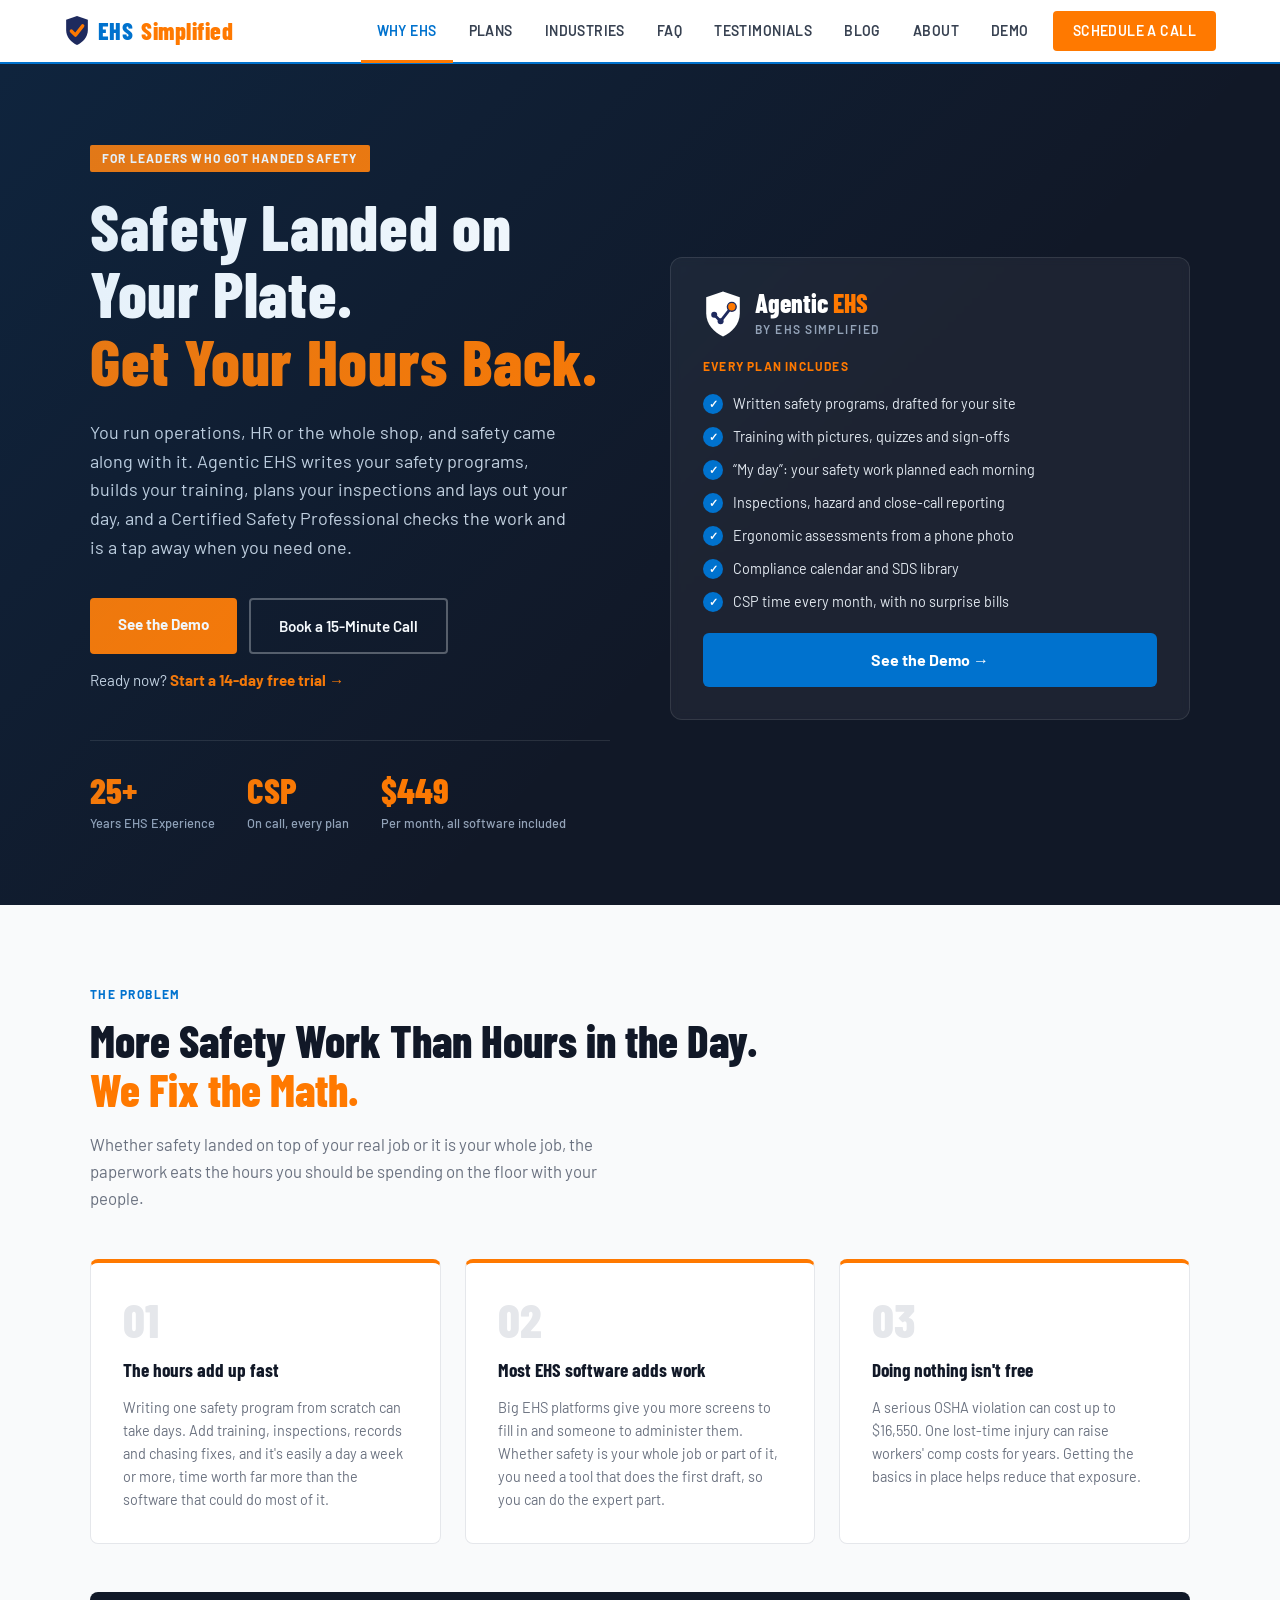
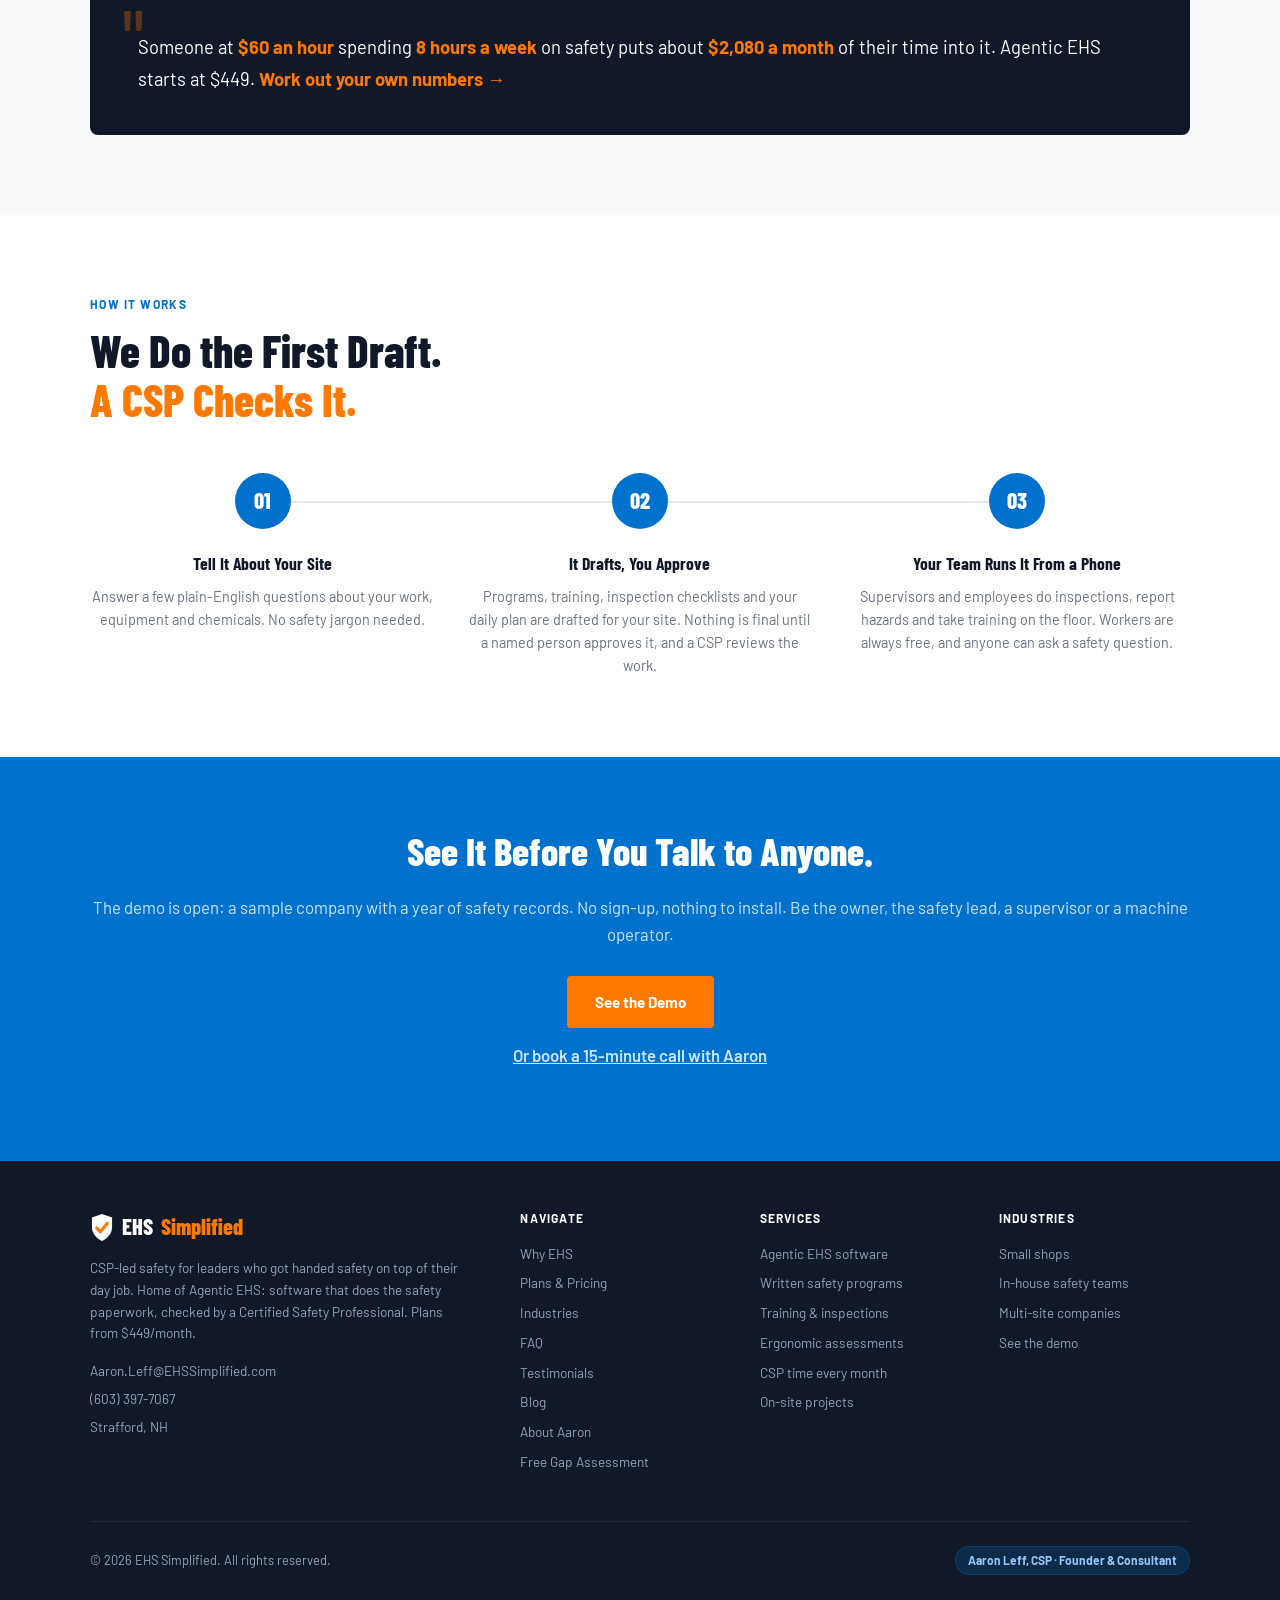
<file: index.html>
<!DOCTYPE html>
<html lang="en">
<head>
  <meta charset="UTF-8" />
  <meta name="viewport" content="width=device-width, initial-scale=1.0" />
  <title>Safety Landed on Your Plate? Get Your Hours Back | EHS Simplified &amp; Agentic EHS</title>
  <meta name="description" content="For leaders who got handed safety on top of their real job. Agentic EHS writes your safety programs, builds training and plans your day, with a Certified Safety Professional on call. From $449/month, 14-day free trial." />
  <meta name="keywords" content="EHS software for small business, safety program software, AI safety programs, safety manager software, OSHA written programs, safety training software, fractional safety manager, CSP safety consultant" />
  <meta property="og:title" content="Safety Landed on Your Plate? Get Your Hours Back | EHS Simplified" />
  <meta property="og:description" content="Agentic EHS writes your safety programs, builds training and plans your day, with a Certified Safety Professional on call. From $449/month, 14-day free trial." />
  <meta property="og:type" content="website" />
  <meta property="og:url" content="https://www.ehssimplified.com" />
  <link rel="canonical" href="https://www.ehssimplified.com/" />
  <link rel="llms" type="text/plain" href="/llms.txt" />
  <script type="application/ld+json">
  {
    "@context": "https://schema.org",
    "@graph": [{
      "@type": "LocalBusiness",
      "name": "EHS Simplified",
      "description": "CSP-led safety for leaders who got handed safety: Agentic EHS software that writes programs, builds training and plans the work, checked by a Certified Safety Professional.",
      "url": "https://www.ehssimplified.com",
      "telephone": "+16033977067",
      "email": "Aaron.Leff@EHSSimplified.com",
      "address": { "@type": "PostalAddress", "addressLocality": "Strafford", "addressRegion": "NH", "addressCountry": "US" },
      "founder": { "@type": "Person", "name": "Aaron Leff", "jobTitle": "Certified Safety Professional (CSP)", "description": "25+ years of Environmental Health & Safety experience" },
      "priceRange": "$449–$1,695/month",
      "areaServed": "United States",
      "serviceType": ["EHS Software", "Safety Program Management", "Fractional EHS Management", "Safety Training", "Ergonomic Assessments", "EHS Consulting"]
    }]
  }
  </script>
  <script async src="https://www.googletagmanager.com/gtag/js?id=G-HJF1YPC4KT"></script>
  <script>window.dataLayer=window.dataLayer||[];function gtag(){dataLayer.push(arguments);}gtag('js',new Date());gtag('config','G-HJF1YPC4KT');</script>
  <link rel="preconnect" href="https://fonts.googleapis.com" />
  <link rel="preconnect" href="https://fonts.gstatic.com" crossorigin />
  <link href="https://fonts.googleapis.com/css2?family=Barlow+Condensed:wght@600;700;800&family=Barlow:wght@400;500;600&display=swap" rel="stylesheet" />
  <link rel="icon" href="/img/ehs-simplified-mark.svg" type="image/svg+xml" />
  <link rel="stylesheet" href="styles.css" />
  <script type="text/javascript">(function(c,l,a,r,i,t,y){c[a]=c[a]||function(){(c[a].q=c[a].q||[]).push(arguments)};t=l.createElement(r);t.async=1;t.src="https://www.clarity.ms/tag/"+i;y=l.getElementsByTagName(r)[0];y.parentNode.insertBefore(t,y);})(window,document,"clarity","script","wr5b1aij5e");</script>
</head>
<body>

<nav class="nav">
  <a class="nav-logo" href="index.html"><img src="/img/ehs-simplified-mark.svg" alt="" width="26" height="31">EHS <span>Simplified</span></a>
  <a class="nav-mobile-cta" href="https://demo.agentic-ehs.com" target="_blank" rel="noopener">See the demo</a>
  <ul class="nav-links">
    <li><a href="index.html" class="active">Why EHS</a></li>
    <li><a href="plans.html">Plans</a></li>
    <li><a href="industries.html">Industries</a></li>
    <li><a href="faq.html">FAQ</a></li>
    <li><a href="testimonials.html">Testimonials</a></li>
    <li><a href="blog.html">Blog</a></li>
    <li><a href="about.html">About</a></li>
    <li><a href="https://demo.agentic-ehs.com" target="_blank" rel="noopener">Demo</a></li>
    <li><a href="https://calendly.com/aaron-leff-ehssimplified/30min" target="_blank" class="nav-cta">Schedule a Call</a></li>
  </ul>
</nav>

<!-- Hero -->
<section class="hero">
  <div class="hero-inner">
    <div>
      <div class="hero-eyebrow">For leaders who got handed safety</div>
      <h1>Safety Landed on Your Plate.<br><span>Get Your Hours Back.</span></h1>
      <p class="hero-sub">You run operations, HR or the whole shop, and safety came along with it. Agentic EHS writes your safety programs, builds your training, plans your inspections and lays out your day, and a Certified Safety Professional checks the work and is a tap away when you need one.</p>
      <div class="hero-btns">
        <a href="https://demo.agentic-ehs.com" target="_blank" rel="noopener" class="btn-primary">See the Demo</a>
        <a href="https://calendly.com/aaron-leff-ehssimplified/30min" target="_blank" rel="noopener" class="btn-secondary">Book a 15-Minute Call</a>
      </div>
      <p class="hero-trial">Ready now? <a href="https://app.agentic-ehs.com/start">Start a 14-day free trial →</a></p>
      <div class="hero-stats">
        <div>
          <div class="hero-stat-num">25+</div>
          <div class="hero-stat-label">Years EHS Experience</div>
        </div>
        <div>
          <div class="hero-stat-num">CSP</div>
          <div class="hero-stat-label">On call, every plan</div>
        </div>
        <div>
          <div class="hero-stat-num">$449</div>
          <div class="hero-stat-label">Per month, all software included</div>
        </div>
      </div>
    </div>
    <div class="hero-card">
      <div class="hero-card-brand"><img src="/img/agentic-ehs-mark-white.svg" alt="" width="40" height="48"><div><div class="hero-card-name">Agentic <span>EHS</span></div><div class="hero-card-by">by EHS Simplified</div></div></div>
      <div class="hero-card-label">Every plan includes</div>
      <div class="feature-pills">
        <div class="feature-pill">Written safety programs, drafted for your site</div>
        <div class="feature-pill">Training with pictures, quizzes and sign-offs</div>
        <div class="feature-pill">“My day”: your safety work planned each morning</div>
        <div class="feature-pill">Inspections, hazard and close-call reporting</div>
        <div class="feature-pill">Ergonomic assessments from a phone photo</div>
        <div class="feature-pill">Compliance calendar and SDS library</div>
        <div class="feature-pill">CSP time every month, with no surprise bills</div>
      </div>
      <a href="https://demo.agentic-ehs.com" target="_blank" rel="noopener" class="hero-card-link">See the Demo →</a>
    </div>
  </div>
</section>

<!-- Problem -->
<section class="problem">
  <div class="section-inner">
    <div class="section-label">The Problem</div>
    <h2 class="section-title">More Safety Work Than Hours in the Day.<br><span>We Fix the Math.</span></h2>
    <p class="section-sub">Whether safety landed on top of your real job or it is your whole job, the paperwork eats the hours you should be spending on the floor with your people.</p>
    <div class="problem-grid">
      <div class="problem-card">
        <div class="problem-num">01</div>
        <h3>The hours add up fast</h3>
        <p>Writing one safety program from scratch can take days. Add training, inspections, records and chasing fixes, and it's easily a day a week or more, time worth far more than the software that could do most of it.</p>
      </div>
      <div class="problem-card">
        <div class="problem-num">02</div>
        <h3>Most EHS software adds work</h3>
        <p>Big EHS platforms give you more screens to fill in and someone to administer them. Whether safety is your whole job or part of it, you need a tool that does the first draft, so you can do the expert part.</p>
      </div>
      <div class="problem-card">
        <div class="problem-num">03</div>
        <h3>Doing nothing isn't free</h3>
        <p>A serious OSHA violation can cost up to $16,550. One lost-time injury can raise workers' comp costs for years. Getting the basics in place helps reduce that exposure.</p>
      </div>
    </div>
    <div class="pullquote">
      <p>Someone at <strong>$60 an hour</strong> spending <strong>8 hours a week</strong> on safety puts about <strong>$2,080 a month</strong> of their time into it. Agentic EHS starts at $449. <a href="plans.html#time-calc">Work out your own numbers →</a></p>
    </div>
  </div>
</section>

<!-- Process -->
<section>
  <div class="section-inner">
    <div class="section-label">How It Works</div>
    <h2 class="section-title">We Do the First Draft.<br><span>A CSP Checks It.</span></h2>
    <div class="process-steps">
      <div class="process-step">
        <div class="process-num">01</div>
        <h3>Tell It About Your Site</h3>
        <p>Answer a few plain-English questions about your work, equipment and chemicals. No safety jargon needed.</p>
      </div>
      <div class="process-step">
        <div class="process-num">02</div>
        <h3>It Drafts, You Approve</h3>
        <p>Programs, training, inspection checklists and your daily plan are drafted for your site. Nothing is final until a named person approves it, and a CSP reviews the work.</p>
      </div>
      <div class="process-step">
        <div class="process-num">03</div>
        <h3>Your Team Runs It From a Phone</h3>
        <p>Supervisors and employees do inspections, report hazards and take training on the floor. Workers are always free, and anyone can ask a safety question.</p>
      </div>
    </div>
  </div>
</section>

<!-- CTA Band -->
<div class="cta-band">
  <h2>See It Before You Talk to Anyone.</h2>
  <p>The demo is open: a sample company with a year of safety records. No sign-up, nothing to install. Be the owner, the safety lead, a supervisor or a machine operator.</p>
  <a href="https://demo.agentic-ehs.com" target="_blank" rel="noopener" class="btn-primary">See the Demo</a>
  <p class="cta-band-sub"><a href="https://calendly.com/aaron-leff-ehssimplified/30min" target="_blank" rel="noopener">Or book a 15-minute call with Aaron</a></p>
</div>

<footer>
  <div class="footer-inner">
    <div class="footer-top">
      <div>
        <div class="footer-logo"><img src="/img/ehs-simplified-mark-white.svg" alt="" width="24" height="29">EHS <span>Simplified</span></div>
        <p class="footer-tagline">CSP-led safety for leaders who got handed safety on top of their day job. Home of Agentic EHS: software that does the safety paperwork, checked by a Certified Safety Professional. Plans from $449/month.</p>
        <div class="footer-contact">
          <a href="mailto:Aaron.Leff@EHSSimplified.com">Aaron.Leff@EHSSimplified.com</a>
          <a href="tel:6033977067">(603) 397-7067</a>
          <a>Strafford, NH</a>
        </div>
      </div>
      <div class="footer-col">
        <h4>Navigate</h4>
        <a href="index.html">Why EHS</a>
        <a href="plans.html">Plans &amp; Pricing</a>
        <a href="industries.html">Industries</a>
        <a href="faq.html">FAQ</a>
        <a href="testimonials.html">Testimonials</a>
        <a href="blog.html">Blog</a>
        <a href="about.html">About Aaron</a>
        <a href="gap-assessment.html">Free Gap Assessment</a>
      </div>
      <div class="footer-col">
        <h4>Services</h4>
        <a href="plans.html">Agentic EHS software</a>
        <a href="plans.html">Written safety programs</a>
        <a href="plans.html">Training &amp; inspections</a>
        <a href="plans.html">Ergonomic assessments</a>
        <a href="plans.html">CSP time every month</a>
        <a href="https://calendly.com/aaron-leff-ehssimplified/30min" target="_blank" rel="noopener">On-site projects</a>
      </div>
      <div class="footer-col">
        <h4>Industries</h4>
        <a href="industries.html">Small shops</a>
        <a href="industries.html">In-house safety teams</a>
        <a href="industries.html">Multi-site companies</a>
        <a href="https://demo.agentic-ehs.com" target="_blank" rel="noopener">See the demo</a>
      </div>
    </div>
    <div class="footer-bottom">
      <span>© 2026 EHS Simplified. All rights reserved.</span>
      <span class="footer-csp">Aaron Leff, CSP · Founder &amp; Consultant</span>
    </div>
  </div>
</footer>

<script type="text/javascript">
  window.omnisend = window.omnisend || [];
  omnisend.push(["brandID", "6a402bcdcf34331db96b843b"]);
  omnisend.push(["track", "$pageViewed"]);
  !function(){var e=document.createElement("script");e.type="text/javascript",e.async=!0,e.src="https://omnisnippet1.com/inshop/launcher-v2.js";var t=document.getElementsByTagName("script")[0];t.parentNode.insertBefore(e,t)}();
</script>

</body>
</html>
</file>
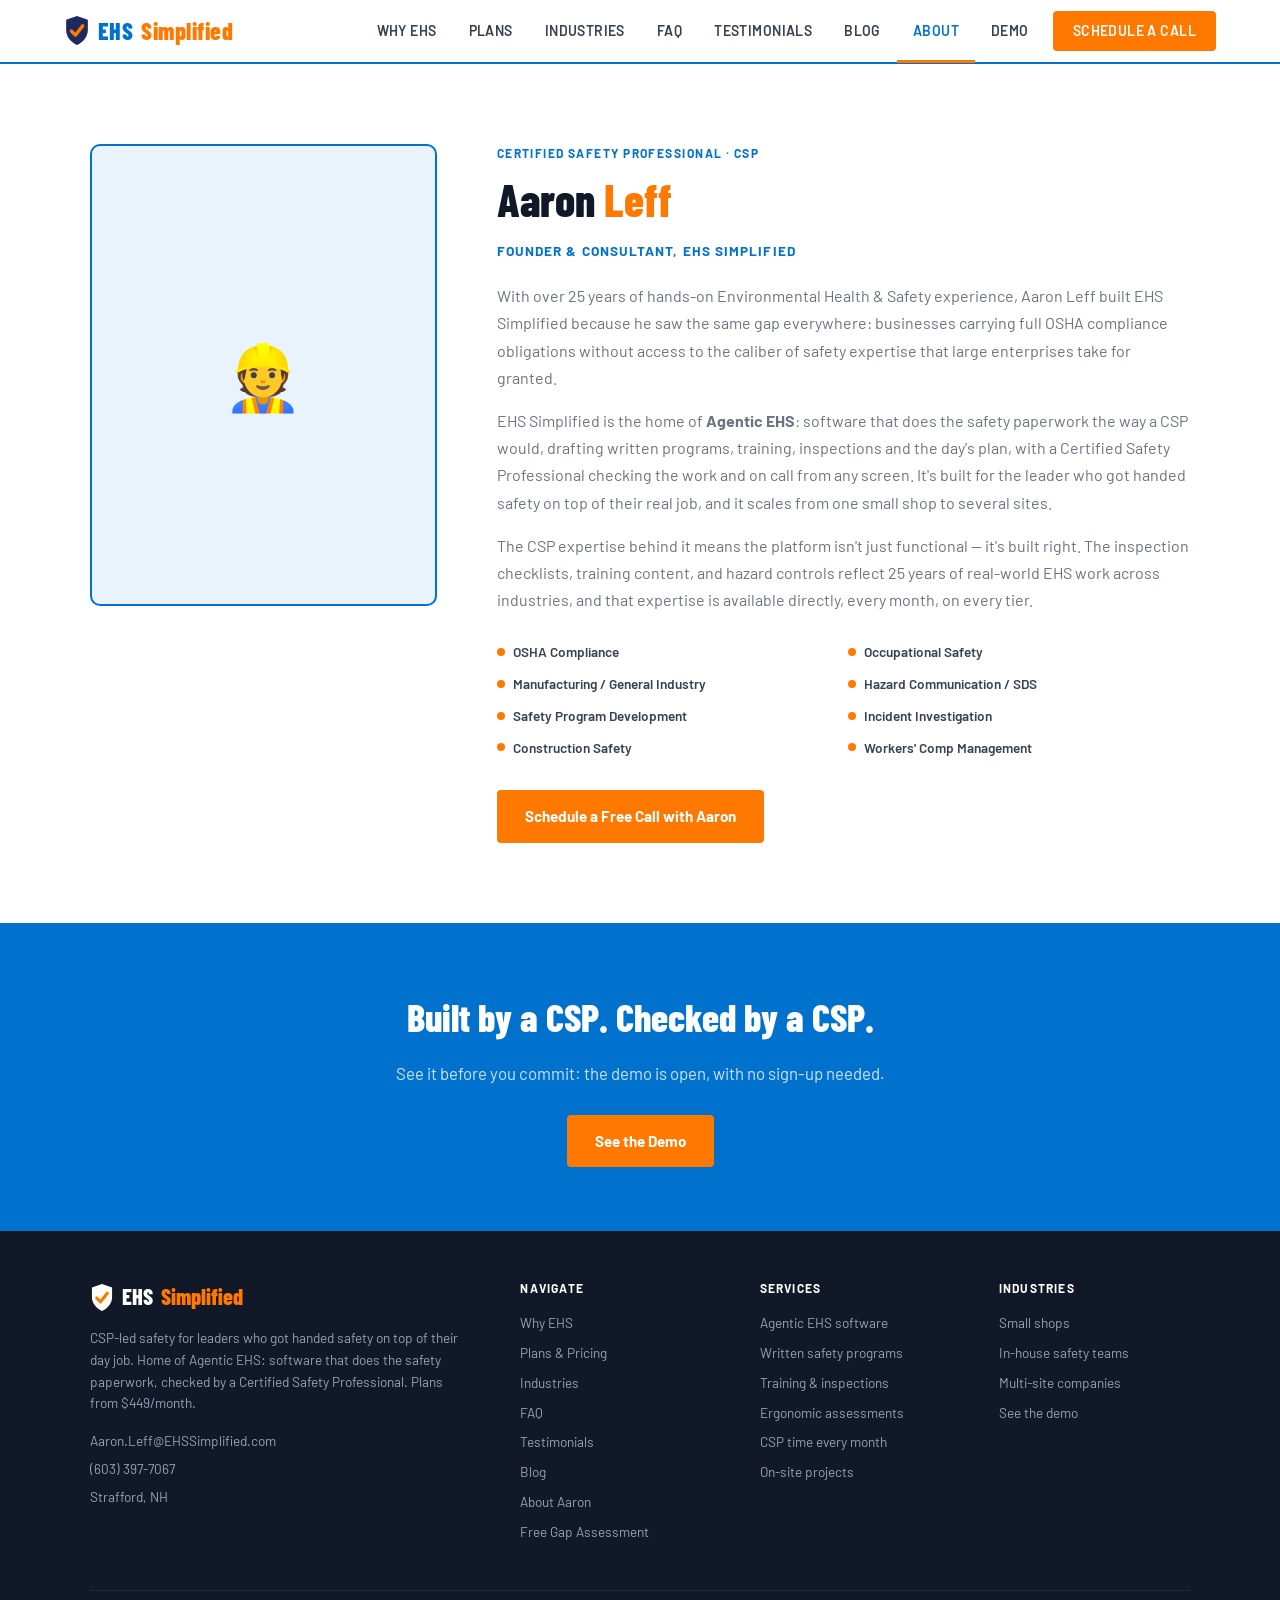
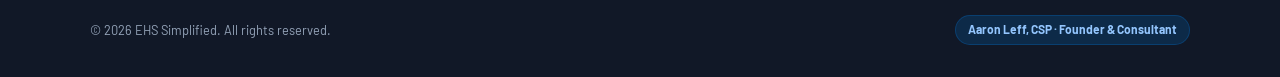
<file: about.html>
<!DOCTYPE html>
<html lang="en">
<head>
  <meta charset="UTF-8" />
  <meta name="viewport" content="width=device-width, initial-scale=1.0" />
  <title>About Aaron Leff, CSP | EHS Simplified</title>
  <meta name="description" content="Aaron Leff is a Certified Safety Professional (CSP) with 25+ years of EHS experience and founder of EHS Simplified — home of Agentic EHS: safety programs, training and inspections done for you, checked by a Certified Safety Professional." />
  <meta name="keywords" content="Aaron Leff CSP, EHS Simplified founder, certified safety professional, fractional EHS manager, outsourced safety department, EHS consulting NH" />
  <meta property="og:title" content="About Aaron Leff, CSP | EHS Simplified" />
  <meta property="og:description" content="25+ years of EHS experience. Certified Safety Professional. Founder of EHS Simplified — full-scale safety program management, delivered fractionally." />
  <meta property="og:type" content="website" />
  <meta property="og:url" content="https://www.ehssimplified.com/about.html" />
  <link rel="canonical" href="https://www.ehssimplified.com/about.html" />
  <link rel="llms" type="text/plain" href="/llms.txt" />
  <script async src="https://www.googletagmanager.com/gtag/js?id=G-HJF1YPC4KT"></script>
  <script>window.dataLayer=window.dataLayer||[];function gtag(){dataLayer.push(arguments);}gtag('js',new Date());gtag('config','G-HJF1YPC4KT');</script>
  <link rel="preconnect" href="https://fonts.googleapis.com" />
  <link rel="preconnect" href="https://fonts.gstatic.com" crossorigin />
  <link href="https://fonts.googleapis.com/css2?family=Barlow+Condensed:wght@600;700;800&family=Barlow:wght@400;500;600&display=swap" rel="stylesheet" />
  <link rel="icon" href="/img/ehs-simplified-mark.svg" type="image/svg+xml" />
  <link rel="stylesheet" href="styles.css" />
  <script type="text/javascript">(function(c,l,a,r,i,t,y){c[a]=c[a]||function(){(c[a].q=c[a].q||[]).push(arguments)};t=l.createElement(r);t.async=1;t.src="https://www.clarity.ms/tag/"+i;y=l.getElementsByTagName(r)[0];y.parentNode.insertBefore(t,y);})(window,document,"clarity","script","wr5b1aij5e");</script>
</head>
<body>

<nav class="nav">
  <a class="nav-logo" href="index.html"><img src="/img/ehs-simplified-mark.svg" alt="" width="26" height="31">EHS <span>Simplified</span></a>
  <a class="nav-mobile-cta" href="https://demo.agentic-ehs.com" target="_blank" rel="noopener">See the demo</a>
  <ul class="nav-links">
    <li><a href="index.html">Why EHS</a></li>
    <li><a href="plans.html">Plans</a></li>
    <li><a href="industries.html">Industries</a></li>
    <li><a href="faq.html">FAQ</a></li>
    <li><a href="testimonials.html">Testimonials</a></li>
    <li><a href="blog.html">Blog</a></li>
    <li><a href="about.html" class="active">About</a></li>
    <li><a href="https://demo.agentic-ehs.com" target="_blank" rel="noopener">Demo</a></li>
    <li><a href="https://calendly.com/aaron-leff-ehssimplified/30min" target="_blank" class="nav-cta">Schedule a Call</a></li>
  </ul>
</nav>

<section>
  <div class="section-inner">
    <div class="about-inner">
      <div class="about-photo-placeholder">👷</div>
      <div class="about-content">
        <div class="section-label">Certified Safety Professional · CSP</div>
        <h1 class="section-title">Aaron <span>Leff</span></h1>
        <div class="about-title">Founder &amp; Consultant, EHS Simplified</div>
        <p>With over 25 years of hands-on Environmental Health &amp; Safety experience, Aaron Leff built EHS Simplified because he saw the same gap everywhere: businesses carrying full OSHA compliance obligations without access to the caliber of safety expertise that large enterprises take for granted.</p>
        <p>EHS Simplified is the home of <strong>Agentic EHS</strong>: software that does the safety paperwork the way a CSP would, drafting written programs, training, inspections and the day's plan, with a Certified Safety Professional checking the work and on call from any screen. It's built for the leader who got handed safety on top of their real job, and it scales from one small shop to several sites.</p>
        <p>The CSP expertise behind it means the platform isn't just functional — it's built right. The inspection checklists, training content, and hazard controls reflect 25 years of real-world EHS work across industries, and that expertise is available directly, every month, on every tier.</p>
        <div class="expertise-grid">
          <div class="expertise-tag">OSHA Compliance</div>
          <div class="expertise-tag">Occupational Safety</div>
          <div class="expertise-tag">Manufacturing / General Industry</div>
          <div class="expertise-tag">Hazard Communication / SDS</div>
          <div class="expertise-tag">Safety Program Development</div>
          <div class="expertise-tag">Incident Investigation</div>
          <div class="expertise-tag">Construction Safety</div>
          <div class="expertise-tag">Workers' Comp Management</div>
        </div>
        <div style="margin-top:32px;">
          <a href="https://calendly.com/aaron-leff-ehssimplified/30min" target="_blank" class="btn-primary">Schedule a Free Call with Aaron</a>
        </div>
      </div>
    </div>
  </div>
</section>

<div class="cta-band">
  <h2>Built by a CSP. Checked by a CSP.</h2>
  <p>See it before you commit: the demo is open, with no sign-up needed.</p>
  <a href="https://demo.agentic-ehs.com" target="_blank" class="btn-primary">See the Demo</a>
</div>

<footer>
  <div class="footer-inner">
    <div class="footer-top">
      <div>
        <div class="footer-logo"><img src="/img/ehs-simplified-mark-white.svg" alt="" width="24" height="29">EHS <span>Simplified</span></div>
        <p class="footer-tagline">CSP-led safety for leaders who got handed safety on top of their day job. Home of Agentic EHS: software that does the safety paperwork, checked by a Certified Safety Professional. Plans from $449/month.</p>
        <div class="footer-contact">
          <a href="mailto:Aaron.Leff@EHSSimplified.com">Aaron.Leff@EHSSimplified.com</a>
          <a href="tel:6033977067">(603) 397-7067</a>
          <a>Strafford, NH</a>
        </div>
      </div>
      <div class="footer-col">
        <h4>Navigate</h4>
        <a href="index.html">Why EHS</a>
        <a href="plans.html">Plans &amp; Pricing</a>
        <a href="industries.html">Industries</a>
        <a href="faq.html">FAQ</a>
        <a href="testimonials.html">Testimonials</a>
        <a href="blog.html">Blog</a>
        <a href="about.html">About Aaron</a>
        <a href="gap-assessment.html">Free Gap Assessment</a>
      </div>
      <div class="footer-col">
        <h4>Services</h4>
        <a href="plans.html">Agentic EHS software</a>
        <a href="plans.html">Written safety programs</a>
        <a href="plans.html">Training &amp; inspections</a>
        <a href="plans.html">Ergonomic assessments</a>
        <a href="plans.html">CSP time every month</a>
        <a href="https://calendly.com/aaron-leff-ehssimplified/30min" target="_blank" rel="noopener">On-site projects</a>
      </div>
      <div class="footer-col">
        <h4>Industries</h4>
        <a href="industries.html">Small shops</a>
        <a href="industries.html">In-house safety teams</a>
        <a href="industries.html">Multi-site companies</a>
        <a href="https://demo.agentic-ehs.com" target="_blank" rel="noopener">See the demo</a>
      </div>
    </div>
    <div class="footer-bottom">
      <span>© 2026 EHS Simplified. All rights reserved.</span>
      <span class="footer-csp">Aaron Leff, CSP · Founder &amp; Consultant</span>
    </div>
  </div>
</footer>

<script type="text/javascript">
  window.omnisend = window.omnisend || [];
  omnisend.push(["brandID", "6a402bcdcf34331db96b843b"]);
  omnisend.push(["track", "$pageViewed"]);
  !function(){var e=document.createElement("script");e.type="text/javascript",e.async=!0,e.src="https://omnisnippet1.com/inshop/launcher-v2.js";var t=document.getElementsByTagName("script")[0];t.parentNode.insertBefore(e,t)}();
</script>

</body>
</html>
</file>
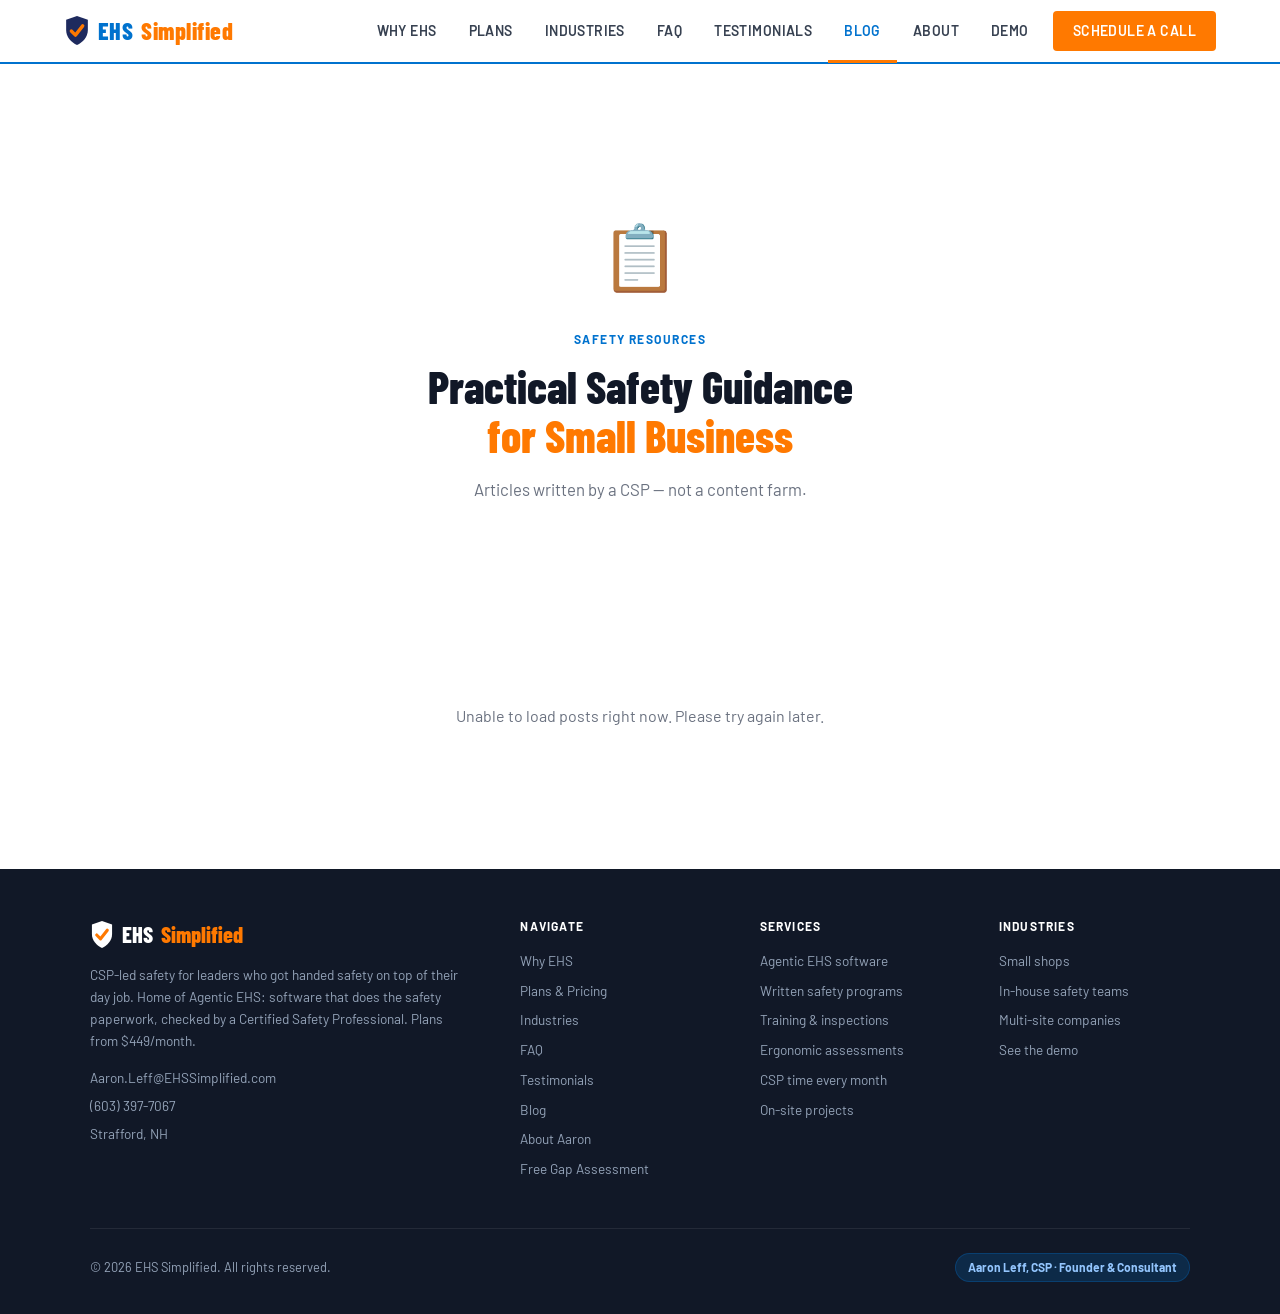
<file: blog.html>
<!DOCTYPE html>
<html lang="en">
<head>
  <meta charset="UTF-8" />
  <meta name="viewport" content="width=device-width, initial-scale=1.0" />
  <title>Safety Resources &amp; Blog | EHS Simplified</title>
  <meta name="description" content="Practical safety guidance for small businesses — OSHA compliance, workers' comp, industry-specific hazards, and building a real safety culture. Written by Aaron Leff, CSP." />
  <meta name="keywords" content="small business safety tips, OSHA compliance guide, workplace safety blog, EHS resources, safety culture small business" />
  <meta property="og:title" content="Safety Resources &amp; Blog | EHS Simplified" />
  <meta property="og:description" content="Articles, checklists, and guides written by a CSP — not a content farm. OSHA compliance, workers' comp, and more." />
  <meta property="og:type" content="website" />
  <meta property="og:url" content="https://www.ehssimplified.com/blog" />
  <link rel="canonical" href="https://www.ehssimplified.com/blog" />
  <link rel="llms" type="text/plain" href="/llms.txt" />
  <script async src="https://www.googletagmanager.com/gtag/js?id=G-HJF1YPC4KT"></script>
  <script>window.dataLayer=window.dataLayer||[];function gtag(){dataLayer.push(arguments);}gtag('js',new Date());gtag('config','G-HJF1YPC4KT');</script>
  <link rel="preconnect" href="https://fonts.googleapis.com" />
  <link rel="preconnect" href="https://fonts.gstatic.com" crossorigin />
  <link href="https://fonts.googleapis.com/css2?family=Barlow+Condensed:wght@600;700;800&family=Barlow:wght@400;500;600&display=swap" rel="stylesheet" />
  <link rel="icon" href="/img/ehs-simplified-mark.svg" type="image/svg+xml" />
  <link rel="stylesheet" href="/styles.css" />
  <script type="text/javascript">(function(c,l,a,r,i,t,y){c[a]=c[a]||function(){(c[a].q=c[a].q||[]).push(arguments)};t=l.createElement(r);t.async=1;t.src="https://www.clarity.ms/tag/"+i;y=l.getElementsByTagName(r)[0];y.parentNode.insertBefore(t,y);})(window,document,"clarity","script","wr5b1aij5e");</script>
</head>
<body>

<nav class="nav">
  <a class="nav-logo" href="index.html"><img src="/img/ehs-simplified-mark.svg" alt="" width="26" height="31">EHS <span>Simplified</span></a>
  <a class="nav-mobile-cta" href="https://demo.agentic-ehs.com" target="_blank" rel="noopener">See the demo</a>
  <ul class="nav-links">
    <li><a href="index.html">Why EHS</a></li>
    <li><a href="plans.html">Plans</a></li>
    <li><a href="industries.html">Industries</a></li>
    <li><a href="faq.html">FAQ</a></li>
    <li><a href="testimonials.html">Testimonials</a></li>
    <li><a href="blog.html" class="active">Blog</a></li>
    <li><a href="about.html">About</a></li>
    <li><a href="https://demo.agentic-ehs.com" target="_blank" rel="noopener">Demo</a></li>
    <li><a href="https://calendly.com/aaron-leff-ehssimplified/30min" target="_blank" class="nav-cta">Schedule a Call</a></li>
  </ul>
</nav>

<section class="blog-page">
  <div id="blog-container">
    <div style="text-align:center;padding:60px 24px;">
      <div class="blog-icon">📋</div>
      <div class="section-label" style="justify-content:center;display:flex;">Safety Resources</div>
      <h1 class="section-title">Practical Safety Guidance<br><span>for Small Business</span></h1>
      <p class="section-sub" style="margin:0 auto;">Articles written by a CSP — not a content farm.</p>
    </div>
    <div id="blog-posts-grid" style="display:grid;grid-template-columns:repeat(auto-fill,minmax(320px,1fr));gap:24px;max-width:1100px;margin:0 auto;padding:0 5% 80px;"></div>
    <div id="blog-loading" style="text-align:center;padding:60px;color:#6B7280;">Loading posts...</div>
  </div>
</section>

<footer>
  <div class="footer-inner">
    <div class="footer-top">
      <div>
        <div class="footer-logo"><img src="/img/ehs-simplified-mark-white.svg" alt="" width="24" height="29">EHS <span>Simplified</span></div>
        <p class="footer-tagline">CSP-led safety for leaders who got handed safety on top of their day job. Home of Agentic EHS: software that does the safety paperwork, checked by a Certified Safety Professional. Plans from $449/month.</p>
        <div class="footer-contact">
          <a href="mailto:Aaron.Leff@EHSSimplified.com">Aaron.Leff@EHSSimplified.com</a>
          <a href="tel:6033977067">(603) 397-7067</a>
          <a>Strafford, NH</a>
        </div>
      </div>
      <div class="footer-col">
        <h4>Navigate</h4>
        <a href="index.html">Why EHS</a>
        <a href="plans.html">Plans &amp; Pricing</a>
        <a href="industries.html">Industries</a>
        <a href="faq.html">FAQ</a>
        <a href="testimonials.html">Testimonials</a>
        <a href="blog.html">Blog</a>
        <a href="about.html">About Aaron</a>
        <a href="gap-assessment.html">Free Gap Assessment</a>
      </div>
      <div class="footer-col">
        <h4>Services</h4>
        <a href="plans.html">Agentic EHS software</a>
        <a href="plans.html">Written safety programs</a>
        <a href="plans.html">Training &amp; inspections</a>
        <a href="plans.html">Ergonomic assessments</a>
        <a href="plans.html">CSP time every month</a>
        <a href="https://calendly.com/aaron-leff-ehssimplified/30min" target="_blank" rel="noopener">On-site projects</a>
      </div>
      <div class="footer-col">
        <h4>Industries</h4>
        <a href="industries.html">Small shops</a>
        <a href="industries.html">In-house safety teams</a>
        <a href="industries.html">Multi-site companies</a>
        <a href="https://demo.agentic-ehs.com" target="_blank" rel="noopener">See the demo</a>
      </div>
    </div>
    <div class="footer-bottom">
      <span>© 2026 EHS Simplified. All rights reserved.</span>
      <span class="footer-csp">Aaron Leff, CSP · Founder &amp; Consultant</span>
    </div>
  </div>
</footer>

<script>
  let allPosts = [];

  async function loadBlogPosts() {
    const grid = document.getElementById('blog-posts-grid');
    const loading = document.getElementById('blog-loading');
    try {
      const res = await fetch('https://api.github.com/repos/EHSSimplified/ehssimplified-website/contents/_posts');
      const files = await res.json();
      allPosts = [];
      for (const file of files) {
        const r = await fetch(file.download_url);
        const text = await r.text();
        const frontmatter = {};
        const match = text.match(/^---\n([\s\S]*?)\n---/);
        if (match) {
          match[1].split('\n').forEach(line => {
            const [key, ...val] = line.split(': ');
            if (key && val.length) frontmatter[key.trim()] = val.join(': ').trim().replace(/^"|"$/g, '');
          });
        }
        const bodyMatch = text.match(/^---[\s\S]*?---\n([\s\S]*)$/);
        const body = bodyMatch ? bodyMatch[1].replace(/<!--[\s\S]*?-->/g, '').trim() : '';
        const summary = frontmatter.summary || body.replace(/#+\s/g, '').replace(/\*\*/g, '').substring(0, 160) + '...';
        allPosts.push({ ...frontmatter, summary, fullBody: body, slug: file.name.replace('.md', '') });
      }
      loading.style.display = 'none';

      // Check if URL points to a specific post on load
      const pathSlug = getSlugFromPath();
      if (pathSlug) {
        const post = allPosts.find(p => p.slug === pathSlug);
        if (post) { renderPost(post); return; }
      }

      renderGrid();
    } catch (e) {
      loading.textContent = 'Unable to load posts right now. Please try again later.';
    }
  }

  function getSlugFromPath() {
    const path = window.location.pathname;
    const match = path.match(/\/blog\/(.+)/);
    return match ? match[1] : null;
  }

  function renderGrid() {
    const container = document.getElementById('blog-container');
    container.innerHTML = `
      <div style="text-align:center;padding:60px 24px;">
        <div class="blog-icon">📋</div>
        <div class="section-label" style="justify-content:center;display:flex;">Safety Resources</div>
        <h1 class="section-title">Practical Safety Guidance<br><span>for Small Business</span></h1>
        <p class="section-sub" style="margin:0 auto;">Articles written by a CSP — not a content farm.</p>
      </div>
      <div id="blog-posts-grid" style="display:grid;grid-template-columns:repeat(auto-fill,minmax(320px,1fr));gap:24px;max-width:1100px;margin:0 auto;padding:0 5% 80px;"></div>
    `;
    const grid = document.getElementById('blog-posts-grid');

    // Update page title and canonical for blog index
    document.title = 'Safety Resources & Blog | EHS Simplified';
    document.querySelector('link[rel="canonical"]').href = 'https://www.ehssimplified.com/blog';

    if (allPosts.length === 0) {
      grid.innerHTML = '<p style="color:#6B7280;text-align:center;grid-column:1/-1;">No posts yet — check back soon.</p>';
      return;
    }
    allPosts.forEach(post => {
      const card = document.createElement('div');
      card.style.cssText = 'background:#fff;border:1px solid #E5E7EB;border-top:4px solid #0072CE;border-radius:8px;padding:28px;display:flex;flex-direction:column;gap:12px;cursor:pointer;transition:box-shadow 0.2s;';
      card.onmouseenter = () => card.style.boxShadow = '0 4px 20px rgba(0,114,206,0.12)';
      card.onmouseleave = () => card.style.boxShadow = 'none';
      card.innerHTML = `
        ${post.topic ? `<span style="font-size:0.75rem;font-weight:700;letter-spacing:0.08em;text-transform:uppercase;color:#0072CE;">${post.topic}</span>` : ''}
        <h3 style="font-family:'Barlow Condensed',sans-serif;font-size:1.3rem;font-weight:800;line-height:1.2;margin:0;">${post.title || 'Untitled'}</h3>
        <p style="font-size:0.85rem;color:#6B7280;margin:0;">${post.date ? new Date(post.date).toLocaleDateString('en-US',{year:'numeric',month:'long',day:'numeric'}) : ''} ${post.author ? '· ' + post.author : ''}</p>
        <p style="font-size:0.9rem;color:#374151;line-height:1.6;margin:0;">${post.summary}</p>
        <span style="color:#0072CE;font-weight:700;font-size:0.9rem;">Read More →</span>
      `;
      card.onclick = () => {
        history.pushState({ slug: post.slug }, post.title, '/blog/' + post.slug);
        renderPost(post);
      };
      grid.appendChild(card);
    });
  }

  function renderPost(post) {
    // Update URL, title, and canonical for this specific post
    history.replaceState({ slug: post.slug }, post.title, '/blog/' + post.slug);
    document.title = post.title + ' | EHS Simplified';
    document.querySelector('link[rel="canonical"]').href = 'https://www.ehssimplified.com/blog/' + post.slug;

    const container = document.getElementById('blog-container');
    const body = post.fullBody || '';
    const html = body
      .replace(/^### (.+)$/gm, '<h3 style="font-family:\'Barlow Condensed\',sans-serif;font-size:1.3rem;font-weight:800;margin:24px 0 8px;">$1</h3>')
      .replace(/^## (.+)$/gm, '<h2 style="font-family:\'Barlow Condensed\',sans-serif;font-size:1.6rem;font-weight:800;margin:32px 0 12px;">$1</h2>')
      .replace(/^# (.+)$/gm, '<h1 style="font-family:\'Barlow Condensed\',sans-serif;font-size:2rem;font-weight:800;margin:32px 0 12px;">$1</h1>')
      .replace(/\*\*(.+?)\*\*/g, '<strong>$1</strong>')
      .replace(/\*(.+?)\*/g, '<em>$1</em>')
      .replace(/\n\n/g, '</p><p style="margin-bottom:16px;line-height:1.7;color:#374151;">')
      .replace(/\[([^\]]+)\]\(([^)]+)\)/g, '<a href="$2" style="color:#0072CE;font-weight:600;">$1</a>');
    container.innerHTML = `
      <div style="max-width:760px;margin:0 auto;padding:60px 5%;">
        <button onclick="goBackToBlog()" style="background:none;border:none;color:#0072CE;font-weight:700;font-size:0.9rem;cursor:pointer;margin-bottom:32px;padding:0;">← Back to Blog</button>
        ${post.topic ? `<div style="font-size:0.75rem;font-weight:700;letter-spacing:0.1em;text-transform:uppercase;color:#0072CE;margin-bottom:12px;">${post.topic}</div>` : ''}
        <h1 style="font-family:'Barlow Condensed',sans-serif;font-size:clamp(2rem,4vw,3rem);font-weight:800;line-height:1.1;margin-bottom:16px;">${post.title}</h1>
        <p style="font-size:0.9rem;color:#6B7280;margin-bottom:40px;padding-bottom:24px;border-bottom:1px solid #E5E7EB;">${post.date ? new Date(post.date).toLocaleDateString('en-US',{year:'numeric',month:'long',day:'numeric'}) : ''} · ${post.author || 'Aaron Leff, CSP'}</p>
        <div style="font-size:1rem;line-height:1.8;color:#374151;">
          <p style="margin-bottom:16px;line-height:1.7;color:#374151;">${html}</p>
        </div>
      </div>
    `;
  }

  function goBackToBlog() {
    history.pushState({}, 'Safety Resources & Blog | EHS Simplified', '/blog');
    renderGrid();
  }

  // Handle browser back/forward buttons
  window.addEventListener('popstate', (e) => {
    if (e.state && e.state.slug) {
      const post = allPosts.find(p => p.slug === e.state.slug);
      if (post) { renderPost(post); return; }
    }
    renderGrid();
  });

  document.addEventListener('DOMContentLoaded', loadBlogPosts);
</script>
</body>
</html>
</file>
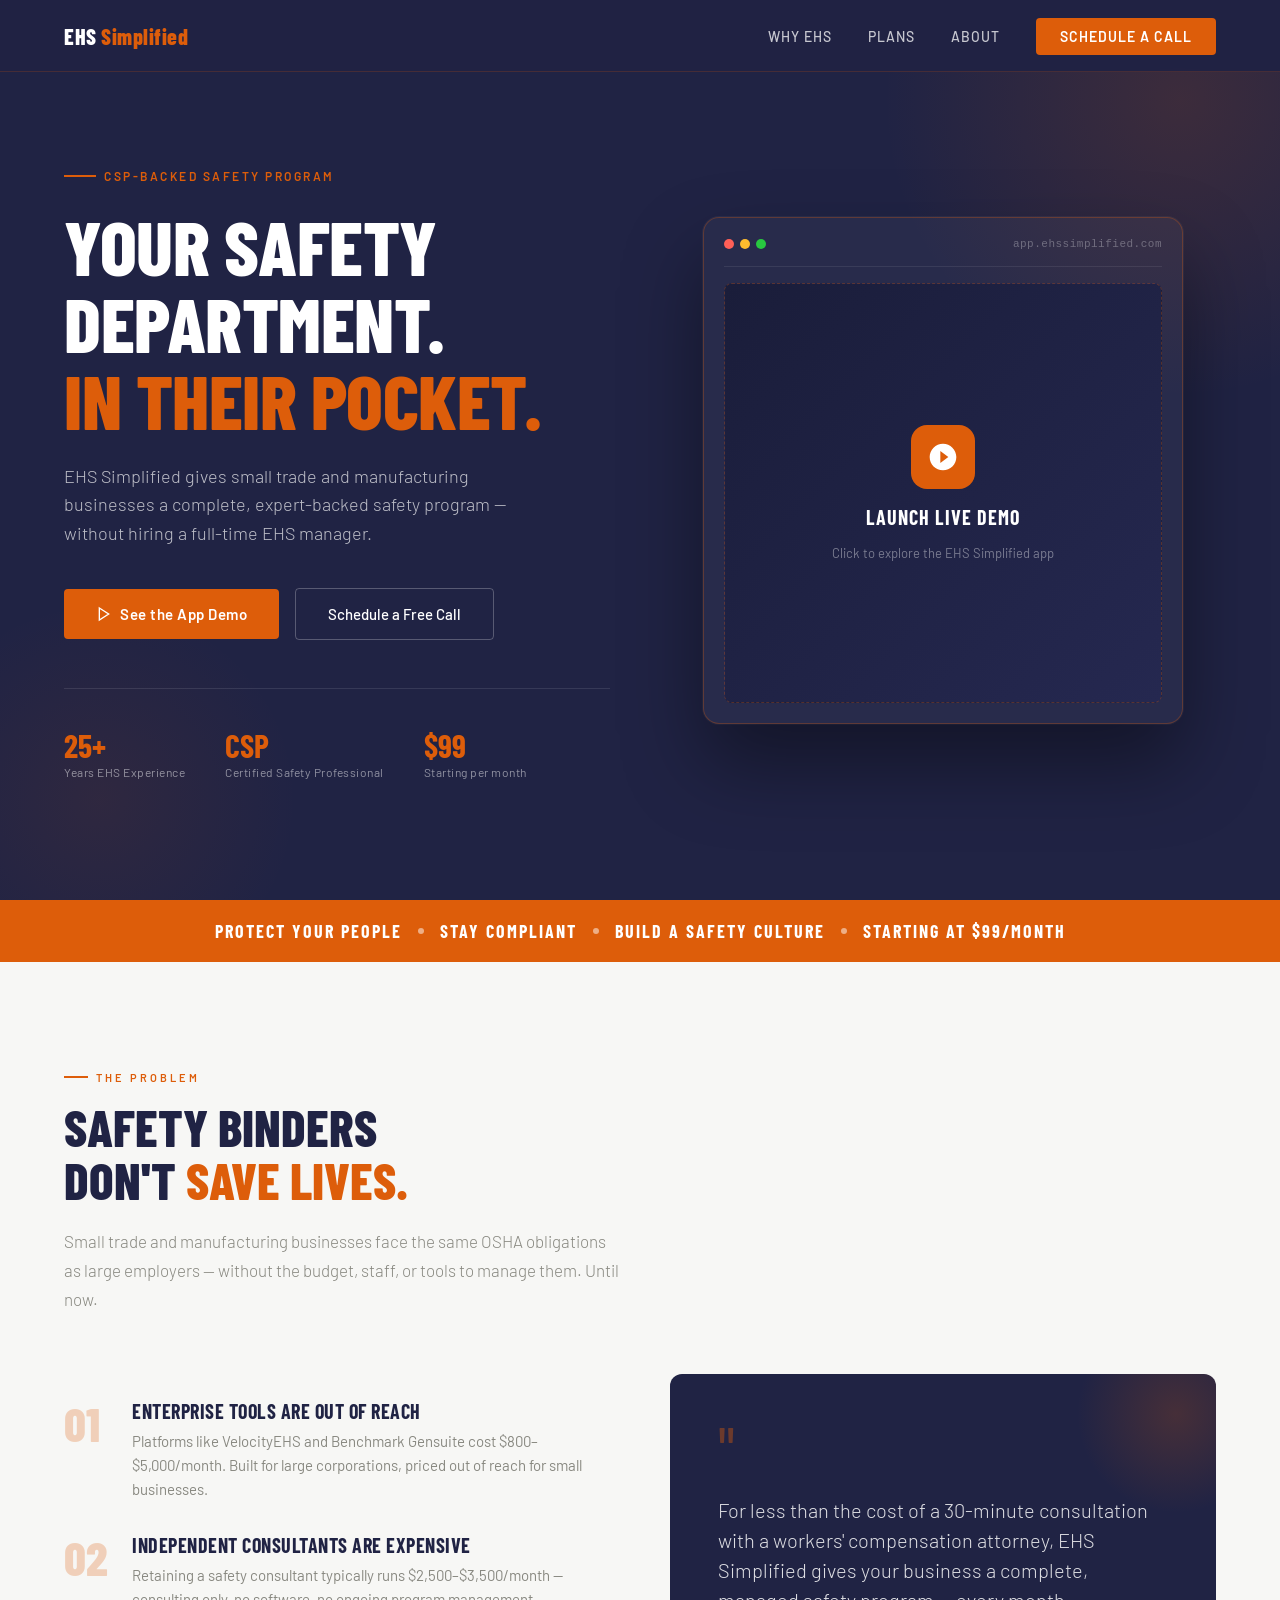
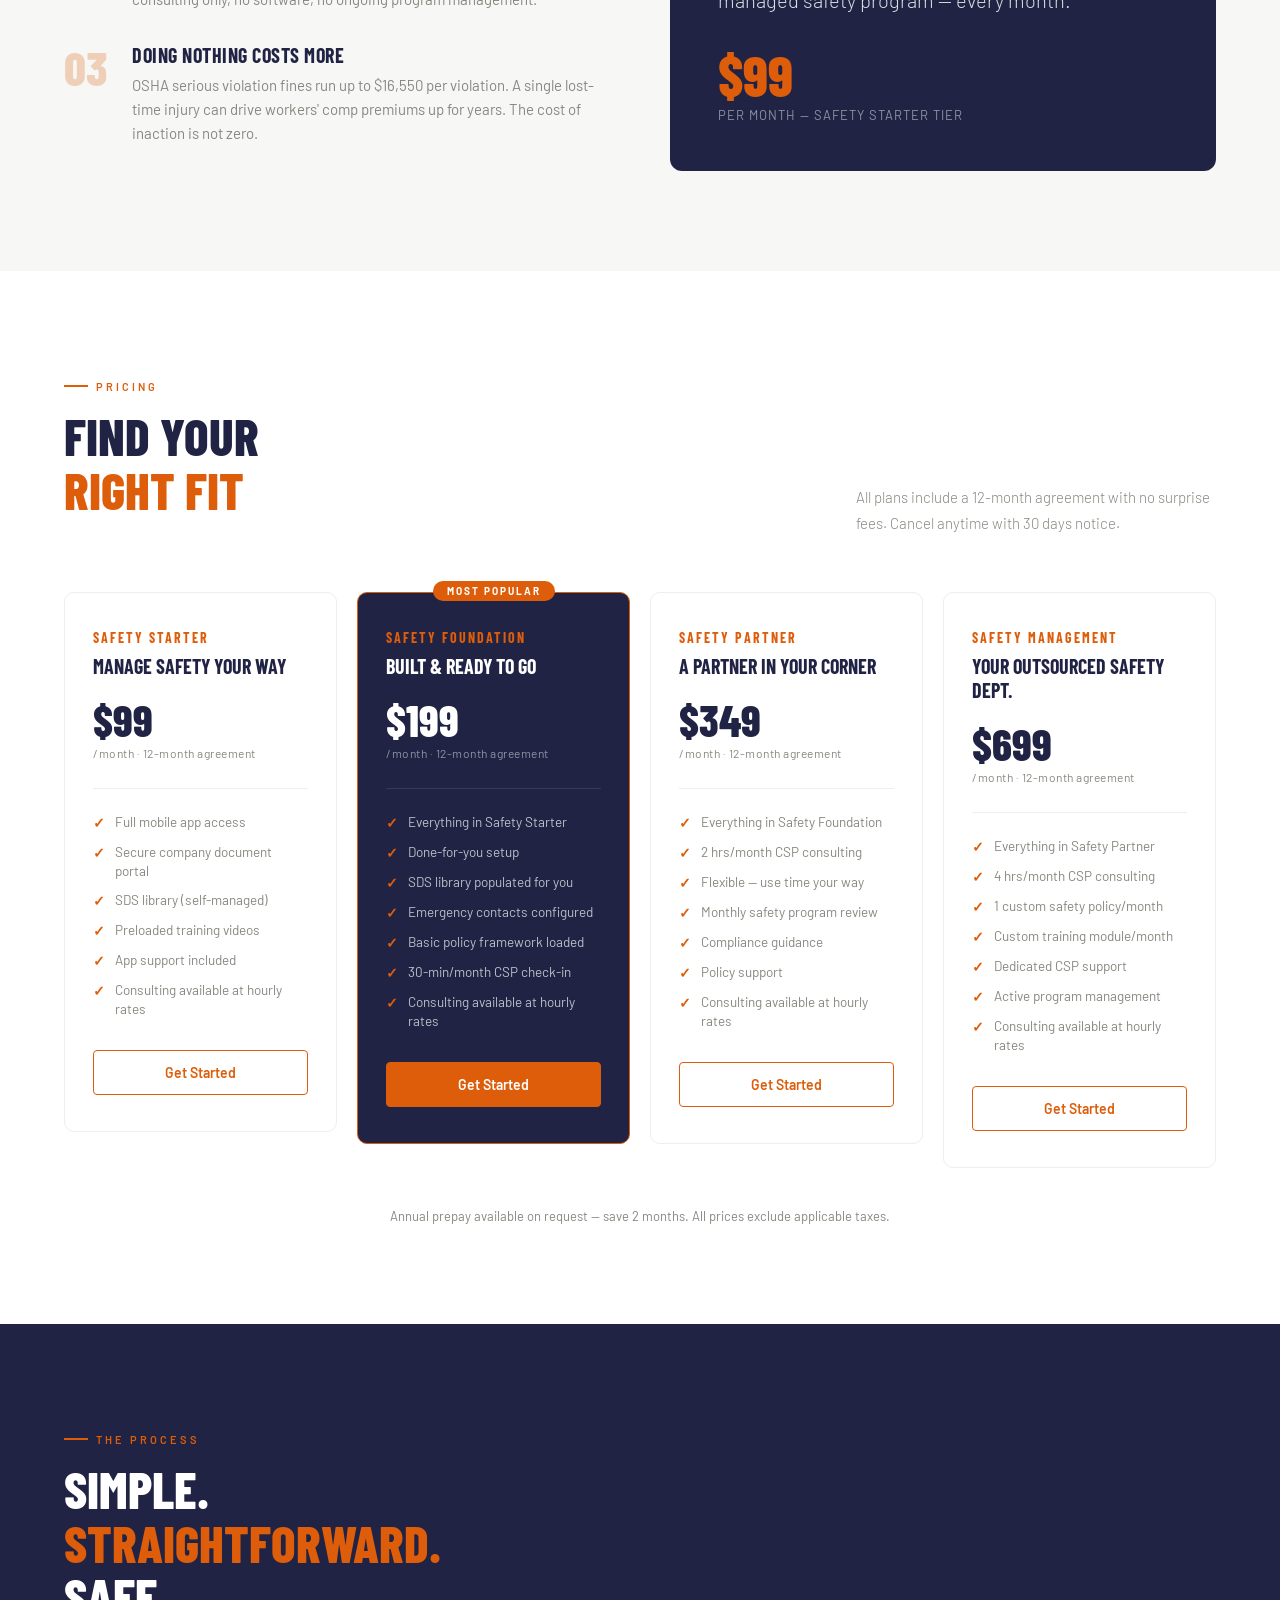
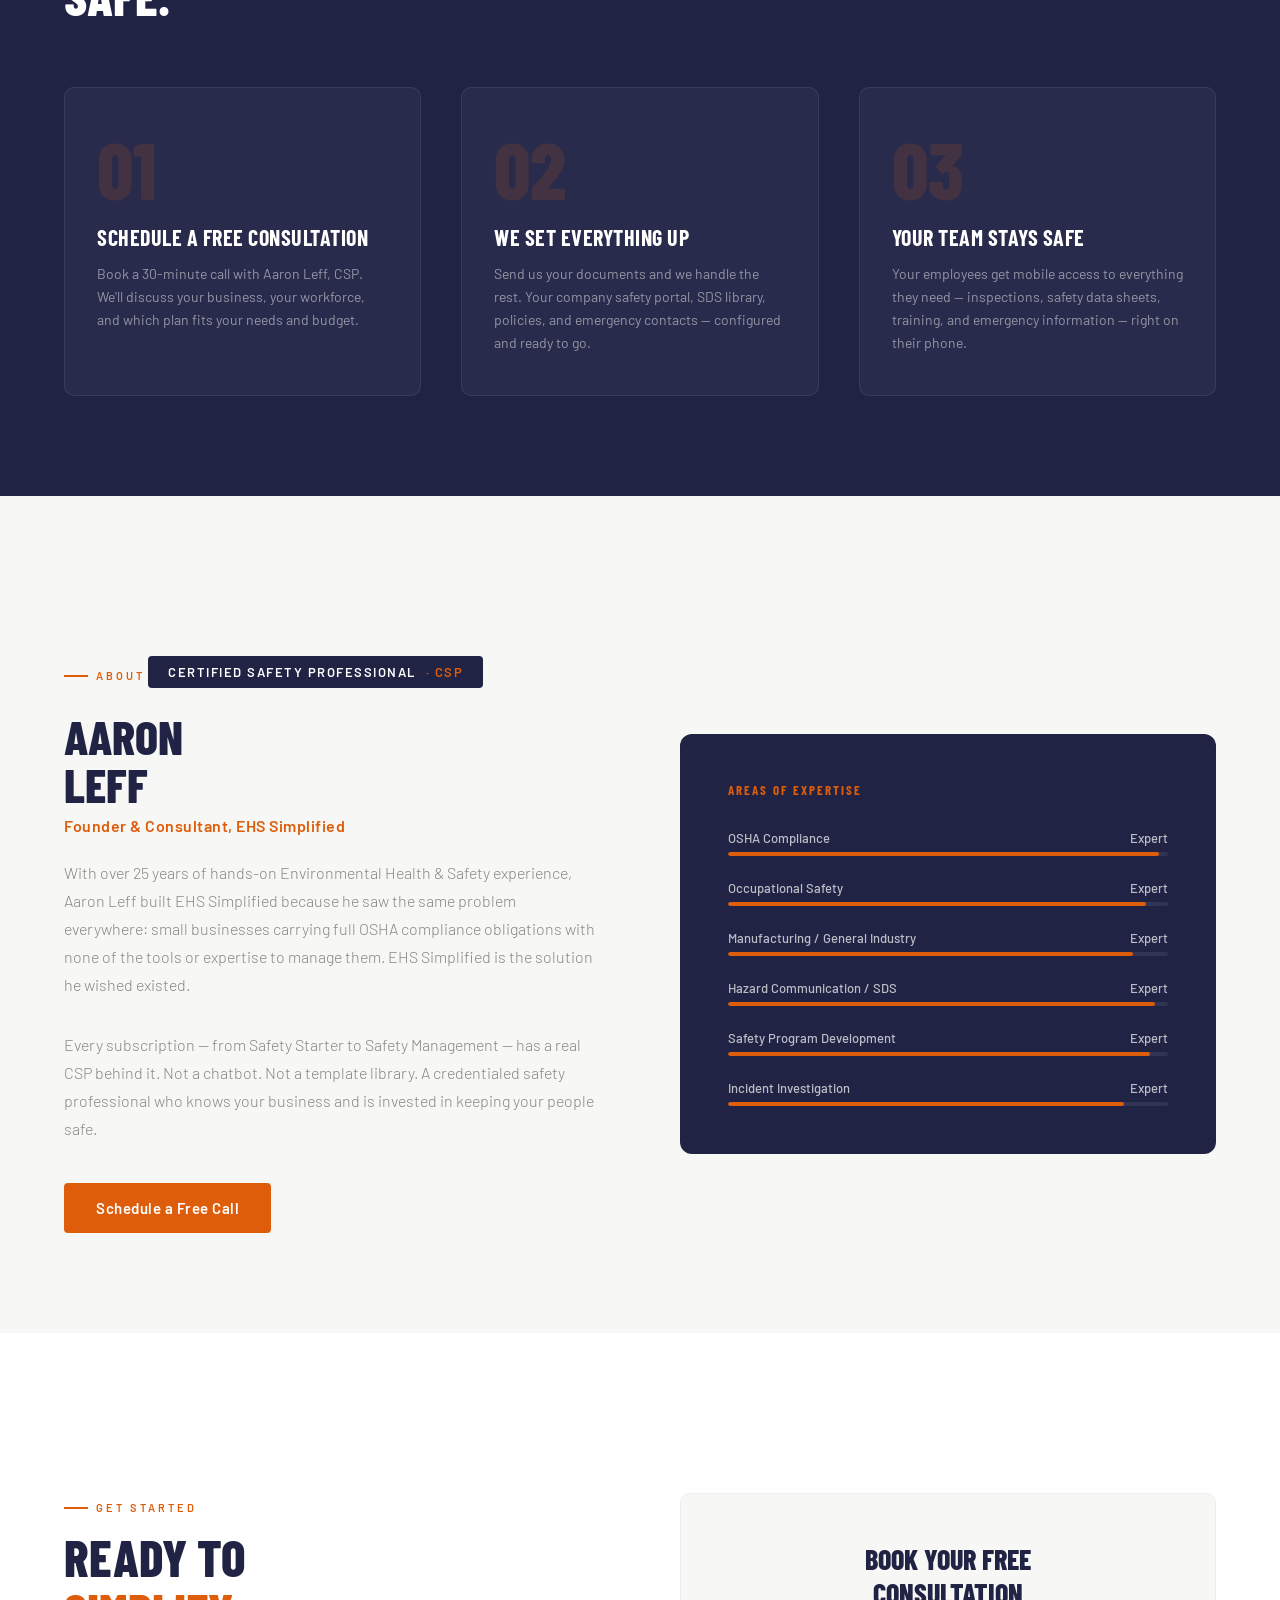
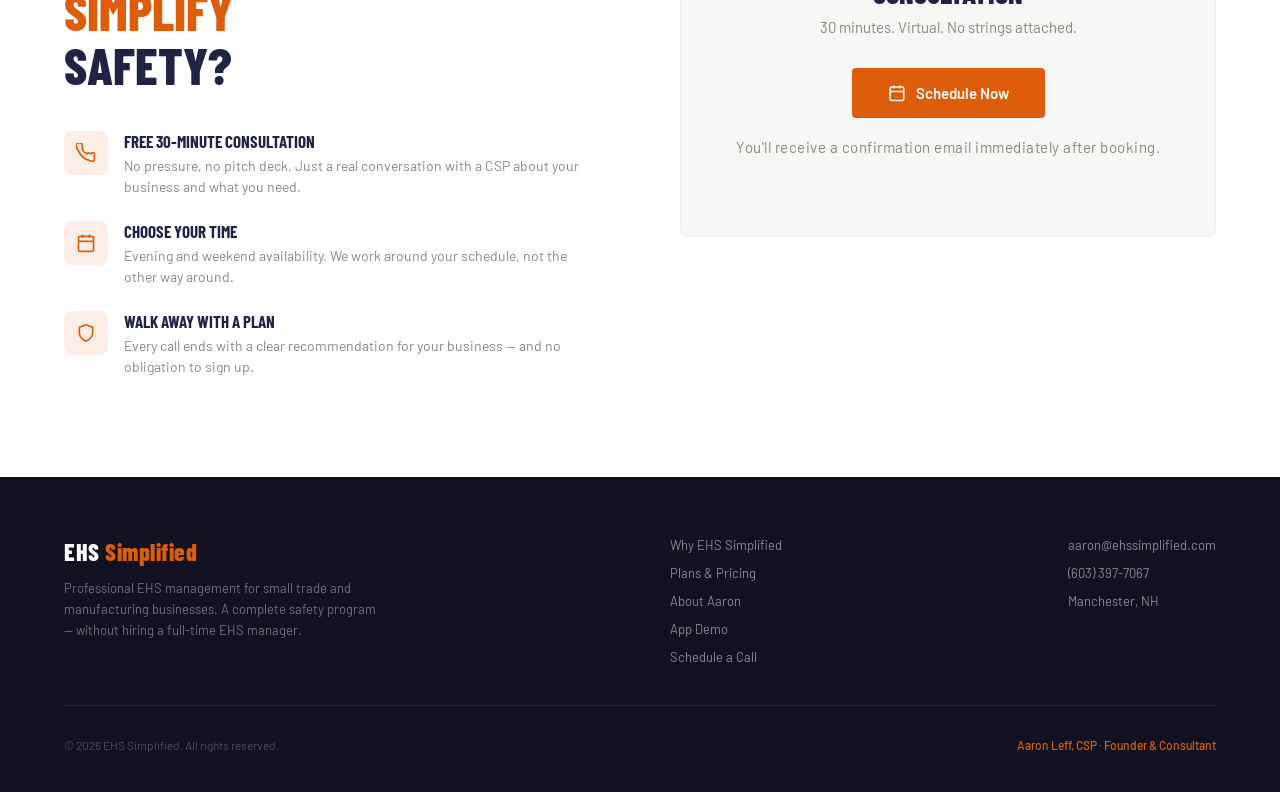
<file: ehs_simplified_website.html>
<!DOCTYPE html>
<html lang="en">
<head>
<meta charset="UTF-8">
<meta name="viewport" content="width=device-width, initial-scale=1.0">
<title>EHS Simplified — Workplace Safety Made Simple</title>
<link rel="preconnect" href="https://fonts.googleapis.com">
<link rel="preconnect" href="https://fonts.gstatic.com" crossorigin>
<link href="https://fonts.googleapis.com/css2?family=Barlow+Condensed:wght@400;600;700;800&family=Barlow:wght@300;400;500;600&display=swap" rel="stylesheet">
<style>
  :root {
    --navy: #202344;
    --orange: #DD5D0A;
    --orange-light: #FF6B1A;
    --white: #FFFFFF;
    --off-white: #F7F7F5;
    --light-gray: #EEEEEB;
    --mid-gray: #888880;
    --dark: #111120;
    --font-display: 'Barlow Condensed', sans-serif;
    --font-body: 'Barlow', sans-serif;
  }

  *, *::before, *::after { box-sizing: border-box; margin: 0; padding: 0; }

  html { scroll-behavior: smooth; }

  body {
    font-family: var(--font-body);
    background: var(--white);
    color: var(--navy);
    overflow-x: hidden;
  }

  /* ── NAV ── */
  nav {
    position: fixed;
    top: 0; left: 0; right: 0;
    z-index: 100;
    display: flex;
    align-items: center;
    justify-content: space-between;
    padding: 0 5%;
    height: 72px;
    background: rgba(32, 35, 68, 0.97);
    backdrop-filter: blur(12px);
    border-bottom: 1px solid rgba(221, 93, 10, 0.2);
  }

  .nav-logo {
    display: flex;
    align-items: center;
    gap: 12px;
    text-decoration: none;
  }

  .nav-logo-text {
    font-family: var(--font-display);
    font-weight: 800;
    font-size: 22px;
    letter-spacing: 0.5px;
    color: var(--white);
  }

  .nav-logo-text span { color: var(--orange); }

  .nav-links {
    display: flex;
    align-items: center;
    gap: 36px;
    list-style: none;
  }

  .nav-links a {
    font-family: var(--font-body);
    font-weight: 500;
    font-size: 14px;
    letter-spacing: 1px;
    text-transform: uppercase;
    color: rgba(255,255,255,0.75);
    text-decoration: none;
    transition: color 0.2s;
  }

  .nav-links a:hover { color: var(--orange); }

  .nav-cta {
    background: var(--orange);
    color: var(--white) !important;
    padding: 10px 24px;
    border-radius: 4px;
    font-weight: 600 !important;
    transition: background 0.2s !important;
  }

  .nav-cta:hover { background: var(--orange-light) !important; color: var(--white) !important; }

  /* ── HERO ── */
  .hero {
    min-height: 100vh;
    background: var(--navy);
    display: grid;
    grid-template-columns: 1fr 1fr;
    align-items: center;
    padding: 120px 5% 80px;
    gap: 60px;
    position: relative;
    overflow: hidden;
  }

  .hero::before {
    content: '';
    position: absolute;
    top: -200px; right: -200px;
    width: 600px; height: 600px;
    background: radial-gradient(circle, rgba(221,93,10,0.15) 0%, transparent 70%);
    pointer-events: none;
  }

  .hero::after {
    content: '';
    position: absolute;
    bottom: -100px; left: -100px;
    width: 400px; height: 400px;
    background: radial-gradient(circle, rgba(221,93,10,0.08) 0%, transparent 70%);
    pointer-events: none;
  }

  .hero-content { position: relative; z-index: 1; }

  .hero-eyebrow {
    display: inline-flex;
    align-items: center;
    gap: 8px;
    font-family: var(--font-body);
    font-size: 12px;
    font-weight: 600;
    letter-spacing: 2.5px;
    text-transform: uppercase;
    color: var(--orange);
    margin-bottom: 24px;
  }

  .hero-eyebrow::before {
    content: '';
    display: block;
    width: 32px;
    height: 2px;
    background: var(--orange);
  }

  .hero h1 {
    font-family: var(--font-display);
    font-weight: 800;
    font-size: clamp(48px, 6vw, 80px);
    line-height: 1.0;
    letter-spacing: -0.5px;
    color: var(--white);
    margin-bottom: 24px;
    text-transform: uppercase;
  }

  .hero h1 span { color: var(--orange); }

  .hero-sub {
    font-size: 18px;
    line-height: 1.6;
    color: rgba(255,255,255,0.7);
    max-width: 480px;
    margin-bottom: 40px;
    font-weight: 300;
  }

  .hero-actions {
    display: flex;
    gap: 16px;
    align-items: center;
    flex-wrap: wrap;
  }

  .btn-primary {
    display: inline-flex;
    align-items: center;
    gap: 8px;
    background: var(--orange);
    color: var(--white);
    font-family: var(--font-body);
    font-weight: 600;
    font-size: 15px;
    letter-spacing: 0.5px;
    padding: 16px 32px;
    border-radius: 4px;
    text-decoration: none;
    transition: background 0.2s, transform 0.2s;
  }

  .btn-primary:hover { background: var(--orange-light); transform: translateY(-1px); }

  .btn-secondary {
    display: inline-flex;
    align-items: center;
    gap: 8px;
    background: transparent;
    color: var(--white);
    font-family: var(--font-body);
    font-weight: 500;
    font-size: 15px;
    padding: 16px 32px;
    border-radius: 4px;
    border: 1.5px solid rgba(255,255,255,0.25);
    text-decoration: none;
    transition: border-color 0.2s, background 0.2s;
  }

  .btn-secondary:hover { border-color: var(--orange); background: rgba(221,93,10,0.08); }

  .hero-stats {
    display: flex;
    gap: 40px;
    margin-top: 48px;
    padding-top: 40px;
    border-top: 1px solid rgba(255,255,255,0.1);
  }

  .hero-stat-value {
    font-family: var(--font-display);
    font-weight: 700;
    font-size: 32px;
    color: var(--orange);
    line-height: 1;
  }

  .hero-stat-label {
    font-size: 12px;
    color: rgba(255,255,255,0.5);
    margin-top: 4px;
    letter-spacing: 0.5px;
  }

  /* App mockup */
  .hero-visual {
    position: relative;
    z-index: 1;
    display: flex;
    justify-content: center;
    align-items: center;
  }

  .app-mockup {
    background: rgba(255,255,255,0.04);
    border: 1px solid rgba(221,93,10,0.3);
    border-radius: 16px;
    padding: 20px;
    max-width: 480px;
    width: 100%;
    box-shadow: 0 40px 80px rgba(0,0,0,0.4), 0 0 0 1px rgba(255,255,255,0.05);
  }

  .app-mockup-bar {
    display: flex;
    align-items: center;
    justify-content: space-between;
    margin-bottom: 16px;
    padding-bottom: 16px;
    border-bottom: 1px solid rgba(255,255,255,0.08);
  }

  .app-mockup-dots { display: flex; gap: 6px; }
  .app-mockup-dots span {
    width: 10px; height: 10px;
    border-radius: 50%;
    background: rgba(255,255,255,0.15);
  }
  .app-mockup-dots span:first-child { background: #FF5F57; }
  .app-mockup-dots span:nth-child(2) { background: #FEBC2E; }
  .app-mockup-dots span:nth-child(3) { background: #28C840; }

  .app-mockup-url {
    font-size: 11px;
    color: rgba(255,255,255,0.3);
    font-family: monospace;
    letter-spacing: 0.5px;
  }

  .app-mockup iframe {
    width: 100%;
    height: 420px;
    border: none;
    border-radius: 8px;
    background: #1a1d3a;
  }

  .app-demo-placeholder {
    width: 100%;
    height: 420px;
    border-radius: 8px;
    background: linear-gradient(135deg, #1a1d3a 0%, #252850 100%);
    display: flex;
    flex-direction: column;
    align-items: center;
    justify-content: center;
    gap: 16px;
    cursor: pointer;
    text-decoration: none;
    transition: opacity 0.2s;
    border: 1px dashed rgba(221,93,10,0.3);
  }

  .app-demo-placeholder:hover { opacity: 0.85; }

  .app-demo-icon {
    width: 64px; height: 64px;
    border-radius: 16px;
    background: var(--orange);
    display: flex;
    align-items: center;
    justify-content: center;
  }

  .app-demo-icon svg { width: 32px; height: 32px; fill: white; }

  .app-demo-label {
    font-family: var(--font-display);
    font-size: 20px;
    font-weight: 700;
    color: var(--white);
    letter-spacing: 1px;
    text-transform: uppercase;
  }

  .app-demo-sub {
    font-size: 13px;
    color: rgba(255,255,255,0.4);
  }

  /* ── TAGLINE BAND ── */
  .tagline-band {
    background: var(--orange);
    padding: 20px 5%;
    display: flex;
    align-items: center;
    justify-content: center;
    gap: 16px;
    overflow: hidden;
  }

  .tagline-band p {
    font-family: var(--font-display);
    font-weight: 700;
    font-size: 18px;
    letter-spacing: 2px;
    text-transform: uppercase;
    color: var(--white);
    white-space: nowrap;
  }

  .tagline-band-dot {
    width: 6px; height: 6px;
    border-radius: 50%;
    background: rgba(255,255,255,0.5);
    flex-shrink: 0;
  }

  /* ── SECTION BASE ── */
  section { padding: 100px 5%; }

  .section-label {
    display: inline-flex;
    align-items: center;
    gap: 8px;
    font-size: 11px;
    font-weight: 600;
    letter-spacing: 3px;
    text-transform: uppercase;
    color: var(--orange);
    margin-bottom: 16px;
  }

  .section-label::before {
    content: '';
    display: block;
    width: 24px; height: 2px;
    background: var(--orange);
  }

  .section-title {
    font-family: var(--font-display);
    font-weight: 800;
    font-size: clamp(36px, 4vw, 56px);
    line-height: 1.05;
    text-transform: uppercase;
    color: var(--navy);
    margin-bottom: 20px;
  }

  .section-title span { color: var(--orange); }

  .section-body {
    font-size: 17px;
    line-height: 1.7;
    color: var(--mid-gray);
    max-width: 560px;
    font-weight: 300;
  }

  /* ── WHY SECTION ── */
  .why { background: var(--off-white); }

  .why-grid {
    display: grid;
    grid-template-columns: 1fr 1fr;
    gap: 60px;
    align-items: center;
    margin-top: 60px;
  }

  .why-points { display: flex; flex-direction: column; gap: 32px; }

  .why-point {
    display: flex;
    gap: 20px;
    align-items: flex-start;
  }

  .why-point-num {
    font-family: var(--font-display);
    font-weight: 800;
    font-size: 48px;
    line-height: 1;
    color: var(--orange);
    opacity: 0.25;
    flex-shrink: 0;
    width: 48px;
  }

  .why-point-title {
    font-family: var(--font-display);
    font-weight: 700;
    font-size: 20px;
    text-transform: uppercase;
    letter-spacing: 0.5px;
    color: var(--navy);
    margin-bottom: 6px;
  }

  .why-point-body {
    font-size: 15px;
    line-height: 1.6;
    color: var(--mid-gray);
  }

  .why-callout {
    background: var(--navy);
    border-radius: 12px;
    padding: 48px;
    color: var(--white);
    position: relative;
    overflow: hidden;
  }

  .why-callout::before {
    content: '';
    position: absolute;
    top: -60px; right: -60px;
    width: 200px; height: 200px;
    background: radial-gradient(circle, rgba(221,93,10,0.2) 0%, transparent 70%);
  }

  .why-callout-quote {
    font-family: var(--font-display);
    font-size: 72px;
    color: var(--orange);
    line-height: 0.8;
    margin-bottom: 16px;
    opacity: 0.4;
  }

  .why-callout p {
    font-size: 20px;
    line-height: 1.5;
    font-weight: 300;
    color: rgba(255,255,255,0.85);
    margin-bottom: 32px;
    position: relative;
  }

  .why-callout-stat {
    font-family: var(--font-display);
    font-weight: 800;
    font-size: 56px;
    color: var(--orange);
    line-height: 1;
  }

  .why-callout-stat-label {
    font-size: 13px;
    color: rgba(255,255,255,0.5);
    margin-top: 4px;
    letter-spacing: 1px;
    text-transform: uppercase;
  }

  /* ── TIERS ── */
  .tiers { background: var(--white); }

  .tiers-header {
    display: flex;
    justify-content: space-between;
    align-items: flex-end;
    margin-bottom: 56px;
    flex-wrap: wrap;
    gap: 24px;
  }

  .tiers-grid {
    display: grid;
    grid-template-columns: repeat(4, 1fr);
    gap: 20px;
    align-items: start;
  }

  .tier-card {
    border: 1.5px solid var(--light-gray);
    border-radius: 10px;
    padding: 36px 28px;
    position: relative;
    transition: border-color 0.2s, transform 0.2s;
    background: var(--white);
  }

  .tier-card:hover { border-color: var(--orange); transform: translateY(-4px); }

  .tier-card.featured {
    border-color: var(--orange);
    background: var(--navy);
    color: var(--white);
  }

  .tier-badge {
    position: absolute;
    top: -12px; left: 50%;
    transform: translateX(-50%);
    background: var(--orange);
    color: var(--white);
    font-size: 10px;
    font-weight: 700;
    letter-spacing: 2px;
    text-transform: uppercase;
    padding: 4px 14px;
    border-radius: 20px;
  }

  .tier-name {
    font-family: var(--font-display);
    font-weight: 700;
    font-size: 14px;
    letter-spacing: 2px;
    text-transform: uppercase;
    color: var(--orange);
    margin-bottom: 8px;
  }

  .tier-tagline {
    font-family: var(--font-display);
    font-weight: 700;
    font-size: 20px;
    text-transform: uppercase;
    color: var(--navy);
    margin-bottom: 20px;
    line-height: 1.2;
  }

  .tier-card.featured .tier-tagline { color: var(--white); }

  .tier-price {
    font-family: var(--font-display);
    font-weight: 800;
    font-size: 44px;
    color: var(--navy);
    line-height: 1;
    margin-bottom: 4px;
  }

  .tier-card.featured .tier-price { color: var(--white); }

  .tier-price-sub {
    font-size: 12px;
    color: var(--mid-gray);
    margin-bottom: 28px;
    letter-spacing: 0.5px;
  }

  .tier-card.featured .tier-price-sub { color: rgba(255,255,255,0.5); }

  .tier-divider {
    height: 1px;
    background: var(--light-gray);
    margin-bottom: 24px;
  }

  .tier-card.featured .tier-divider { background: rgba(255,255,255,0.1); }

  .tier-features { list-style: none; display: flex; flex-direction: column; gap: 10px; }

  .tier-features li {
    display: flex;
    gap: 10px;
    align-items: flex-start;
    font-size: 13.5px;
    line-height: 1.4;
    color: var(--mid-gray);
  }

  .tier-card.featured .tier-features li { color: rgba(255,255,255,0.7); }

  .tier-features li::before {
    content: '✓';
    color: var(--orange);
    font-weight: 700;
    flex-shrink: 0;
    margin-top: 1px;
  }

  .tier-cta {
    display: block;
    margin-top: 32px;
    text-align: center;
    padding: 13px 20px;
    border-radius: 4px;
    font-weight: 600;
    font-size: 14px;
    text-decoration: none;
    transition: all 0.2s;
    border: 1.5px solid var(--orange);
    color: var(--orange);
    background: transparent;
  }

  .tier-cta:hover { background: var(--orange); color: var(--white); }
  .tier-card.featured .tier-cta { background: var(--orange); color: var(--white); border-color: var(--orange); }
  .tier-card.featured .tier-cta:hover { background: var(--orange-light); }

  .tiers-footnote {
    margin-top: 40px;
    text-align: center;
    font-size: 13px;
    color: var(--mid-gray);
  }

  /* ── HOW IT WORKS ── */
  .how { background: var(--navy); }
  .how .section-title { color: var(--white); }
  .how .section-body { color: rgba(255,255,255,0.55); }

  .steps {
    display: grid;
    grid-template-columns: repeat(3, 1fr);
    gap: 40px;
    margin-top: 64px;
  }

  .step {
    position: relative;
    padding: 40px 32px;
    background: rgba(255,255,255,0.04);
    border: 1px solid rgba(255,255,255,0.08);
    border-radius: 10px;
  }

  .step-num {
    font-family: var(--font-display);
    font-weight: 800;
    font-size: 80px;
    color: var(--orange);
    opacity: 0.15;
    line-height: 1;
    margin-bottom: 16px;
  }

  .step-title {
    font-family: var(--font-display);
    font-weight: 700;
    font-size: 22px;
    text-transform: uppercase;
    color: var(--white);
    margin-bottom: 12px;
    letter-spacing: 0.5px;
  }

  .step-body {
    font-size: 14px;
    line-height: 1.65;
    color: rgba(255,255,255,0.5);
  }

  /* ── ABOUT ── */
  .about { background: var(--off-white); }

  .about-grid {
    display: grid;
    grid-template-columns: 1fr 1fr;
    gap: 80px;
    align-items: center;
    margin-top: 60px;
  }

  .about-credential {
    display: inline-flex;
    align-items: center;
    gap: 10px;
    background: var(--navy);
    color: var(--white);
    padding: 8px 20px;
    border-radius: 4px;
    font-size: 13px;
    font-weight: 600;
    letter-spacing: 1.5px;
    text-transform: uppercase;
    margin-bottom: 24px;
  }

  .about-credential span { color: var(--orange); }

  .about-name {
    font-family: var(--font-display);
    font-weight: 800;
    font-size: 48px;
    text-transform: uppercase;
    color: var(--navy);
    line-height: 1;
    margin-bottom: 8px;
  }

  .about-title {
    font-size: 16px;
    color: var(--orange);
    font-weight: 600;
    margin-bottom: 24px;
    letter-spacing: 0.5px;
  }

  .about-bio {
    font-size: 16px;
    line-height: 1.75;
    color: var(--mid-gray);
    font-weight: 300;
    margin-bottom: 32px;
  }

  .about-visual {
    background: var(--navy);
    border-radius: 12px;
    padding: 48px;
    display: flex;
    flex-direction: column;
    gap: 24px;
  }

  .about-visual-title {
    font-family: var(--font-display);
    font-weight: 700;
    font-size: 13px;
    letter-spacing: 2px;
    text-transform: uppercase;
    color: var(--orange);
    margin-bottom: 8px;
  }

  .expertise-item {
    display: flex;
    flex-direction: column;
    gap: 6px;
  }

  .expertise-label {
    display: flex;
    justify-content: space-between;
    font-size: 13px;
    color: rgba(255,255,255,0.7);
    font-weight: 500;
  }

  .expertise-bar {
    height: 4px;
    background: rgba(255,255,255,0.08);
    border-radius: 2px;
    overflow: hidden;
  }

  .expertise-fill {
    height: 100%;
    background: var(--orange);
    border-radius: 2px;
  }

  /* ── SCHEDULE ── */
  .schedule { background: var(--white); }

  .schedule-grid {
    display: grid;
    grid-template-columns: 1fr 1fr;
    gap: 80px;
    align-items: start;
    margin-top: 60px;
  }

  .schedule-info { display: flex; flex-direction: column; gap: 24px; }

  .schedule-point {
    display: flex;
    gap: 16px;
    align-items: flex-start;
  }

  .schedule-icon {
    width: 44px; height: 44px;
    background: rgba(221,93,10,0.1);
    border-radius: 8px;
    display: flex;
    align-items: center;
    justify-content: center;
    flex-shrink: 0;
  }

  .schedule-icon svg { width: 20px; height: 20px; stroke: var(--orange); fill: none; stroke-width: 2; }

  .schedule-point-title {
    font-family: var(--font-display);
    font-weight: 700;
    font-size: 17px;
    text-transform: uppercase;
    color: var(--navy);
    margin-bottom: 4px;
  }

  .schedule-point-body { font-size: 14px; color: var(--mid-gray); line-height: 1.5; }

  .calendly-embed {
    background: var(--off-white);
    border: 1.5px solid var(--light-gray);
    border-radius: 10px;
    padding: 48px 40px;
    text-align: center;
  }

  .calendly-embed h3 {
    font-family: var(--font-display);
    font-weight: 800;
    font-size: 28px;
    text-transform: uppercase;
    color: var(--navy);
    margin-bottom: 8px;
  }

  .calendly-embed p { font-size: 15px; color: var(--mid-gray); margin-bottom: 32px; }

  .calendly-btn {
    display: inline-flex;
    align-items: center;
    gap: 10px;
    background: var(--orange);
    color: var(--white);
    font-weight: 600;
    font-size: 15px;
    padding: 16px 36px;
    border-radius: 4px;
    text-decoration: none;
    transition: background 0.2s;
  }

  .calendly-btn:hover { background: var(--orange-light); }

  .calendly-note {
    margin-top: 20px;
    font-size: 12px;
    color: var(--mid-gray);
    letter-spacing: 0.5px;
  }

  /* ── FOOTER ── */
  footer {
    background: var(--dark);
    padding: 60px 5% 40px;
  }

  .footer-top {
    display: flex;
    justify-content: space-between;
    align-items: flex-start;
    padding-bottom: 40px;
    border-bottom: 1px solid rgba(255,255,255,0.08);
    margin-bottom: 32px;
    flex-wrap: wrap;
    gap: 32px;
  }

  .footer-brand { max-width: 320px; }

  .footer-logo {
    font-family: var(--font-display);
    font-weight: 800;
    font-size: 24px;
    color: var(--white);
    margin-bottom: 12px;
    letter-spacing: 0.5px;
  }

  .footer-logo span { color: var(--orange); }

  .footer-tagline {
    font-size: 13px;
    line-height: 1.6;
    color: rgba(255,255,255,0.4);
  }

  .footer-links { display: flex; flex-direction: column; gap: 12px; }

  .footer-links a {
    font-size: 13px;
    color: rgba(255,255,255,0.5);
    text-decoration: none;
    transition: color 0.2s;
  }

  .footer-links a:hover { color: var(--orange); }

  .footer-bottom {
    display: flex;
    justify-content: space-between;
    align-items: center;
    flex-wrap: wrap;
    gap: 12px;
  }

  .footer-copy { font-size: 12px; color: rgba(255,255,255,0.25); }
  .footer-csp { font-size: 12px; color: var(--orange); font-weight: 500; }

  /* ── RESPONSIVE ── */
  @media (max-width: 900px) {
    .hero { grid-template-columns: 1fr; padding-top: 100px; }
    .hero-visual { order: -1; }
    .why-grid, .about-grid, .schedule-grid { grid-template-columns: 1fr; }
    .tiers-grid { grid-template-columns: 1fr 1fr; }
    .steps { grid-template-columns: 1fr; }
    .nav-links { display: none; }
    .tiers-header { flex-direction: column; }
  }

  @media (max-width: 600px) {
    .tiers-grid { grid-template-columns: 1fr; }
    .hero-stats { flex-direction: column; gap: 20px; }
  }

  /* Animations */
  @keyframes fadeUp {
    from { opacity: 0; transform: translateY(24px); }
    to { opacity: 1; transform: translateY(0); }
  }

  .hero-eyebrow { animation: fadeUp 0.6s ease both; }
  .hero h1 { animation: fadeUp 0.6s 0.1s ease both; }
  .hero-sub { animation: fadeUp 0.6s 0.2s ease both; }
  .hero-actions { animation: fadeUp 0.6s 0.3s ease both; }
  .hero-stats { animation: fadeUp 0.6s 0.4s ease both; }
  .hero-visual { animation: fadeUp 0.8s 0.2s ease both; }
</style>
</head>
<body>

<!-- NAV -->
<nav>
  <a href="#" class="nav-logo">
    <span class="nav-logo-text">EHS <span>Simplified</span></span>
  </a>
  <ul class="nav-links">
    <li><a href="#why">Why EHS</a></li>
    <li><a href="#tiers">Plans</a></li>
    <li><a href="#about">About</a></li>
    <li><a href="#schedule" class="nav-cta">Schedule a Call</a></li>
  </ul>
</nav>

<!-- HERO -->
<section class="hero">
  <div class="hero-content">
    <div class="hero-eyebrow">CSP-Backed Safety Program</div>
    <h1>Your Safety<br>Department.<br><span>In Their Pocket.</span></h1>
    <p class="hero-sub">EHS Simplified gives small trade and manufacturing businesses a complete, expert-backed safety program — without hiring a full-time EHS manager.</p>
    <div class="hero-actions">
      <a href="https://app.ehssimplified.com" target="_blank" class="btn-primary">
        <svg width="16" height="16" viewBox="0 0 24 24" fill="none" stroke="currentColor" stroke-width="2"><polygon points="5 3 19 12 5 21 5 3"/></svg>
        See the App Demo
      </a>
      <a href="#schedule" class="btn-secondary">Schedule a Free Call</a>
    </div>
    <div class="hero-stats">
      <div>
        <div class="hero-stat-value">25+</div>
        <div class="hero-stat-label">Years EHS Experience</div>
      </div>
      <div>
        <div class="hero-stat-value">CSP</div>
        <div class="hero-stat-label">Certified Safety Professional</div>
      </div>
      <div>
        <div class="hero-stat-value">$99</div>
        <div class="hero-stat-label">Starting per month</div>
      </div>
    </div>
  </div>
  <div class="hero-visual">
    <div class="app-mockup">
      <div class="app-mockup-bar">
        <div class="app-mockup-dots">
          <span></span><span></span><span></span>
        </div>
        <div class="app-mockup-url">app.ehssimplified.com</div>
      </div>
      <a href="https://app.ehssimplified.com" target="_blank" class="app-demo-placeholder">
        <div class="app-demo-icon">
          <svg viewBox="0 0 24 24"><path d="M12 2C6.48 2 2 6.48 2 12s4.48 10 10 10 10-4.48 10-10S17.52 2 12 2zm-2 14.5v-9l6 4.5-6 4.5z"/></svg>
        </div>
        <div class="app-demo-label">Launch Live Demo</div>
        <div class="app-demo-sub">Click to explore the EHS Simplified app</div>
      </a>
    </div>
  </div>
</section>

<!-- TAGLINE BAND -->
<div class="tagline-band">
  <p>Protect Your People</p>
  <div class="tagline-band-dot"></div>
  <p>Stay Compliant</p>
  <div class="tagline-band-dot"></div>
  <p>Build a Safety Culture</p>
  <div class="tagline-band-dot"></div>
  <p>Starting at $99/Month</p>
</div>

<!-- WHY -->
<section class="why" id="why">
  <div class="section-label">The Problem</div>
  <h2 class="section-title">Safety Binders<br>Don't <span>Save Lives.</span></h2>
  <p class="section-body">Small trade and manufacturing businesses face the same OSHA obligations as large employers — without the budget, staff, or tools to manage them. Until now.</p>

  <div class="why-grid">
    <div class="why-points">
      <div class="why-point">
        <div class="why-point-num">01</div>
        <div>
          <div class="why-point-title">Enterprise tools are out of reach</div>
          <p class="why-point-body">Platforms like VelocityEHS and Benchmark Gensuite cost $800–$5,000/month. Built for large corporations, priced out of reach for small businesses.</p>
        </div>
      </div>
      <div class="why-point">
        <div class="why-point-num">02</div>
        <div>
          <div class="why-point-title">Independent consultants are expensive</div>
          <p class="why-point-body">Retaining a safety consultant typically runs $2,500–$3,500/month — consulting only, no software, no ongoing program management.</p>
        </div>
      </div>
      <div class="why-point">
        <div class="why-point-num">03</div>
        <div>
          <div class="why-point-title">Doing nothing costs more</div>
          <p class="why-point-body">OSHA serious violation fines run up to $16,550 per violation. A single lost-time injury can drive workers' comp premiums up for years. The cost of inaction is not zero.</p>
        </div>
      </div>
    </div>
    <div class="why-callout">
      <div class="why-callout-quote">"</div>
      <p>For less than the cost of a 30-minute consultation with a workers' compensation attorney, EHS Simplified gives your business a complete, managed safety program — every month.</p>
      <div class="why-callout-stat">$99</div>
      <div class="why-callout-stat-label">per month — Safety Starter tier</div>
    </div>
  </div>
</section>

<!-- TIERS -->
<section class="tiers" id="tiers">
  <div class="tiers-header">
    <div>
      <div class="section-label">Pricing</div>
      <h2 class="section-title">Find Your<br><span>Right Fit</span></h2>
    </div>
    <p class="section-body" style="max-width: 360px; font-size:15px;">All plans include a 12-month agreement with no surprise fees. Cancel anytime with 30 days notice.</p>
  </div>

  <div class="tiers-grid">
    <!-- Starter -->
    <div class="tier-card">
      <div class="tier-name">Safety Starter</div>
      <div class="tier-tagline">Manage Safety Your Way</div>
      <div class="tier-price">$99</div>
      <div class="tier-price-sub">/month · 12-month agreement</div>
      <div class="tier-divider"></div>
      <ul class="tier-features">
        <li>Full mobile app access</li>
        <li>Secure company document portal</li>
        <li>SDS library (self-managed)</li>
        <li>Preloaded training videos</li>
        <li>App support included</li>
        <li>Consulting available at hourly rates</li>
      </ul>
      <a href="https://calendly.com/aaron-leff-ehssimplified/30min" target="_blank" class="tier-cta">Get Started</a>
    </div>

    <!-- Foundation -->
    <div class="tier-card featured">
      <div class="tier-badge">Most Popular</div>
      <div class="tier-name">Safety Foundation</div>
      <div class="tier-tagline">Built & Ready to Go</div>
      <div class="tier-price">$199</div>
      <div class="tier-price-sub">/month · 12-month agreement</div>
      <div class="tier-divider"></div>
      <ul class="tier-features">
        <li>Everything in Safety Starter</li>
        <li>Done-for-you setup</li>
        <li>SDS library populated for you</li>
        <li>Emergency contacts configured</li>
        <li>Basic policy framework loaded</li>
        <li>30-min/month CSP check-in</li>
        <li>Consulting available at hourly rates</li>
      </ul>
      <a href="https://calendly.com/aaron-leff-ehssimplified/30min" target="_blank" class="tier-cta">Get Started</a>
    </div>

    <!-- Partner -->
    <div class="tier-card">
      <div class="tier-name">Safety Partner</div>
      <div class="tier-tagline">A Partner in Your Corner</div>
      <div class="tier-price">$349</div>
      <div class="tier-price-sub">/month · 12-month agreement</div>
      <div class="tier-divider"></div>
      <ul class="tier-features">
        <li>Everything in Safety Foundation</li>
        <li>2 hrs/month CSP consulting</li>
        <li>Flexible — use time your way</li>
        <li>Monthly safety program review</li>
        <li>Compliance guidance</li>
        <li>Policy support</li>
        <li>Consulting available at hourly rates</li>
      </ul>
      <a href="https://calendly.com/aaron-leff-ehssimplified/30min" target="_blank" class="tier-cta">Get Started</a>
    </div>

    <!-- Management -->
    <div class="tier-card">
      <div class="tier-name">Safety Management</div>
      <div class="tier-tagline">Your Outsourced Safety Dept.</div>
      <div class="tier-price">$699</div>
      <div class="tier-price-sub">/month · 12-month agreement</div>
      <div class="tier-divider"></div>
      <ul class="tier-features">
        <li>Everything in Safety Partner</li>
        <li>4 hrs/month CSP consulting</li>
        <li>1 custom safety policy/month</li>
        <li>Custom training module/month</li>
        <li>Dedicated CSP support</li>
        <li>Active program management</li>
        <li>Consulting available at hourly rates</li>
      </ul>
      <a href="https://calendly.com/aaron-leff-ehssimplified/30min" target="_blank" class="tier-cta">Get Started</a>
    </div>
  </div>

  <p class="tiers-footnote">Annual prepay available on request — save 2 months. All prices exclude applicable taxes.</p>
</section>

<!-- HOW IT WORKS -->
<section class="how" id="how">
  <div class="section-label">The Process</div>
  <h2 class="section-title" style="color:var(--white)">Simple.<br><span>Straightforward.</span><br>Safe.</h2>

  <div class="steps">
    <div class="step">
      <div class="step-num">01</div>
      <div class="step-title">Schedule a Free Consultation</div>
      <p class="step-body">Book a 30-minute call with Aaron Leff, CSP. We'll discuss your business, your workforce, and which plan fits your needs and budget.</p>
    </div>
    <div class="step">
      <div class="step-num">02</div>
      <div class="step-title">We Set Everything Up</div>
      <p class="step-body">Send us your documents and we handle the rest. Your company safety portal, SDS library, policies, and emergency contacts — configured and ready to go.</p>
    </div>
    <div class="step">
      <div class="step-num">03</div>
      <div class="step-title">Your Team Stays Safe</div>
      <p class="step-body">Your employees get mobile access to everything they need — inspections, safety data sheets, training, and emergency information — right on their phone.</p>
    </div>
  </div>
</section>

<!-- ABOUT -->
<section class="about" id="about">
  <div class="about-grid">
    <div>
      <div class="section-label">About</div>
      <div class="about-credential">Certified Safety Professional <span>· CSP</span></div>
      <div class="about-name">Aaron<br>Leff</div>
      <div class="about-title">Founder & Consultant, EHS Simplified</div>
      <p class="about-bio">With over 25 years of hands-on Environmental Health & Safety experience, Aaron Leff built EHS Simplified because he saw the same problem everywhere: small businesses carrying full OSHA compliance obligations with none of the tools or expertise to manage them. EHS Simplified is the solution he wished existed.</p>
      <p class="about-bio">Every subscription — from Safety Starter to Safety Management — has a real CSP behind it. Not a chatbot. Not a template library. A credentialed safety professional who knows your business and is invested in keeping your people safe.</p>
      <a href="https://calendly.com/aaron-leff-ehssimplified/30min" target="_blank" class="btn-primary" style="display:inline-flex; margin-top:8px;">
        Schedule a Free Call
      </a>
    </div>
    <div class="about-visual">
      <div class="about-visual-title">Areas of Expertise</div>
      <div class="expertise-item">
        <div class="expertise-label"><span>OSHA Compliance</span><span>Expert</span></div>
        <div class="expertise-bar"><div class="expertise-fill" style="width:98%"></div></div>
      </div>
      <div class="expertise-item">
        <div class="expertise-label"><span>Occupational Safety</span><span>Expert</span></div>
        <div class="expertise-bar"><div class="expertise-fill" style="width:95%"></div></div>
      </div>
      <div class="expertise-item">
        <div class="expertise-label"><span>Manufacturing / General Industry</span><span>Expert</span></div>
        <div class="expertise-bar"><div class="expertise-fill" style="width:92%"></div></div>
      </div>
      <div class="expertise-item">
        <div class="expertise-label"><span>Hazard Communication / SDS</span><span>Expert</span></div>
        <div class="expertise-bar"><div class="expertise-fill" style="width:97%"></div></div>
      </div>
      <div class="expertise-item">
        <div class="expertise-label"><span>Safety Program Development</span><span>Expert</span></div>
        <div class="expertise-bar"><div class="expertise-fill" style="width:96%"></div></div>
      </div>
      <div class="expertise-item">
        <div class="expertise-label"><span>Incident Investigation</span><span>Expert</span></div>
        <div class="expertise-bar"><div class="expertise-fill" style="width:90%"></div></div>
      </div>
    </div>
  </div>
</section>

<!-- SCHEDULE -->
<section class="schedule" id="schedule">
  <div class="schedule-grid">
    <div>
      <div class="section-label">Get Started</div>
      <h2 class="section-title">Ready to<br><span>Simplify</span><br>Safety?</h2>
      <div class="schedule-info" style="margin-top: 40px;">
        <div class="schedule-point">
          <div class="schedule-icon">
            <svg viewBox="0 0 24 24"><path d="M22 16.92v3a2 2 0 01-2.18 2 19.79 19.79 0 01-8.63-3.07A19.5 19.5 0 013.07 9.81 19.79 19.79 0 01.22 1.18 2 2 0 012.22 0h3a2 2 0 012 1.72c.127.96.361 1.903.7 2.81a2 2 0 01-.45 2.11L6.91 7.09a16 16 0 006 6l.56-.56a2 2 0 012.11-.45c.907.339 1.85.573 2.81.7A2 2 0 0122 14.92z" stroke-linecap="round" stroke-linejoin="round"/></svg>
          </div>
          <div>
            <div class="schedule-point-title">Free 30-Minute Consultation</div>
            <p class="schedule-point-body">No pressure, no pitch deck. Just a real conversation with a CSP about your business and what you need.</p>
          </div>
        </div>
        <div class="schedule-point">
          <div class="schedule-icon">
            <svg viewBox="0 0 24 24"><rect x="3" y="4" width="18" height="18" rx="2" ry="2"/><line x1="16" y1="2" x2="16" y2="6"/><line x1="8" y1="2" x2="8" y2="6"/><line x1="3" y1="10" x2="21" y2="10"/></svg>
          </div>
          <div>
            <div class="schedule-point-title">Choose Your Time</div>
            <p class="schedule-point-body">Evening and weekend availability. We work around your schedule, not the other way around.</p>
          </div>
        </div>
        <div class="schedule-point">
          <div class="schedule-icon">
            <svg viewBox="0 0 24 24"><path d="M12 22s8-4 8-10V5l-8-3-8 3v7c0 6 8 10 8 10z" stroke-linecap="round" stroke-linejoin="round"/></svg>
          </div>
          <div>
            <div class="schedule-point-title">Walk Away with a Plan</div>
            <p class="schedule-point-body">Every call ends with a clear recommendation for your business — and no obligation to sign up.</p>
          </div>
        </div>
      </div>
    </div>
    <div class="calendly-embed">
      <h3>Book Your Free<br>Consultation</h3>
      <p>30 minutes. Virtual. No strings attached.</p>
      <a href="https://calendly.com/aaron-leff-ehssimplified/30min" target="_blank" class="calendly-btn">
        <svg width="18" height="18" viewBox="0 0 24 24" fill="none" stroke="currentColor" stroke-width="2"><rect x="3" y="4" width="18" height="18" rx="2" ry="2"/><line x1="16" y1="2" x2="16" y2="6"/><line x1="8" y1="2" x2="8" y2="6"/><line x1="3" y1="10" x2="21" y2="10"/></svg>
        Schedule Now
      </a>
      <p class="calendly-note">You'll receive a confirmation email immediately after booking.</p>
    </div>
  </div>
</section>

<!-- FOOTER -->
<footer>
  <div class="footer-top">
    <div class="footer-brand">
      <div class="footer-logo">EHS <span>Simplified</span></div>
      <p class="footer-tagline">Professional EHS management for small trade and manufacturing businesses. A complete safety program — without hiring a full-time EHS manager.</p>
    </div>
    <div class="footer-links">
      <a href="#why">Why EHS Simplified</a>
      <a href="#tiers">Plans & Pricing</a>
      <a href="#about">About Aaron</a>
      <a href="https://app.ehssimplified.com" target="_blank">App Demo</a>
      <a href="https://calendly.com/aaron-leff-ehssimplified/30min" target="_blank">Schedule a Call</a>
    </div>
    <div class="footer-links">
      <a href="mailto:aaron@ehssimplified.com">aaron@ehssimplified.com</a>
      <a href="tel:6033977067">(603) 397-7067</a>
      <a href="#">Manchester, NH</a>
    </div>
  </div>
  <div class="footer-bottom">
    <p class="footer-copy">© 2026 EHS Simplified. All rights reserved.</p>
    <p class="footer-csp">Aaron Leff, CSP · Founder & Consultant</p>
  </div>
</footer>

</body>
</html>
</file>
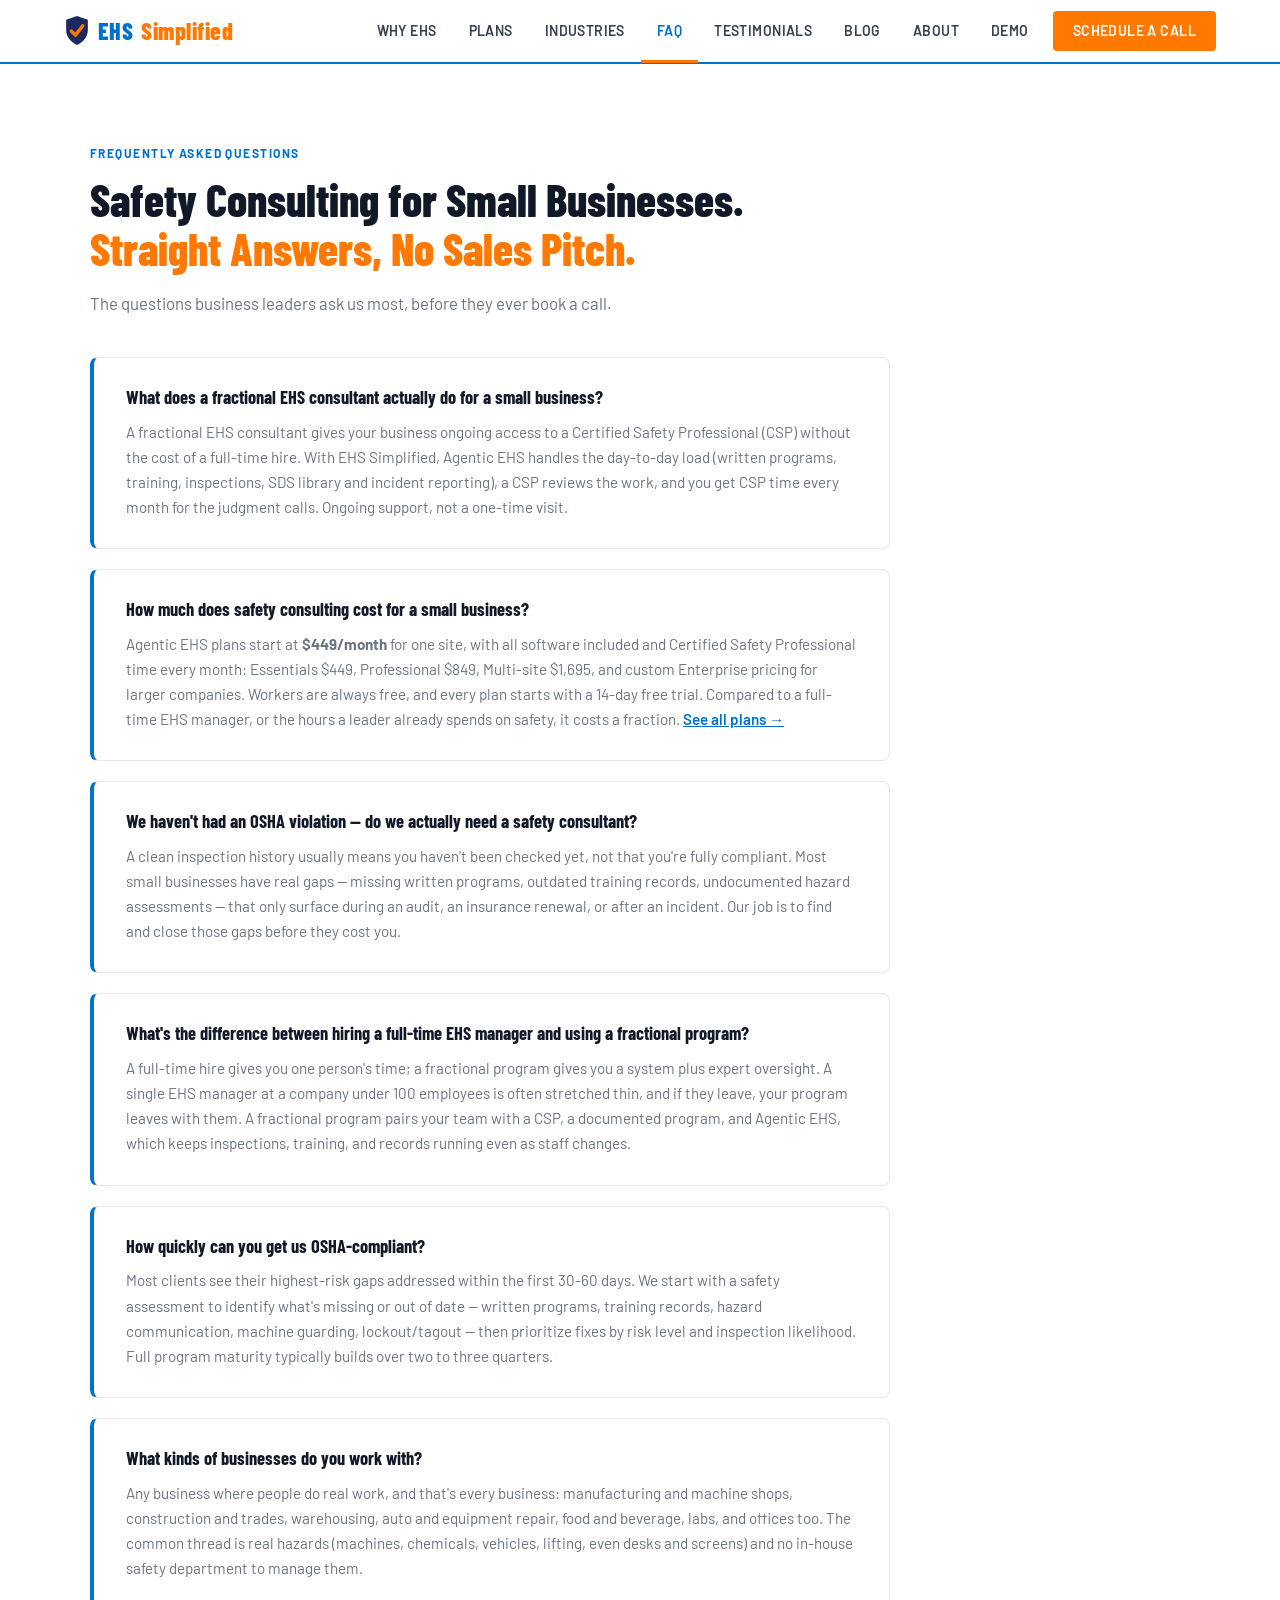
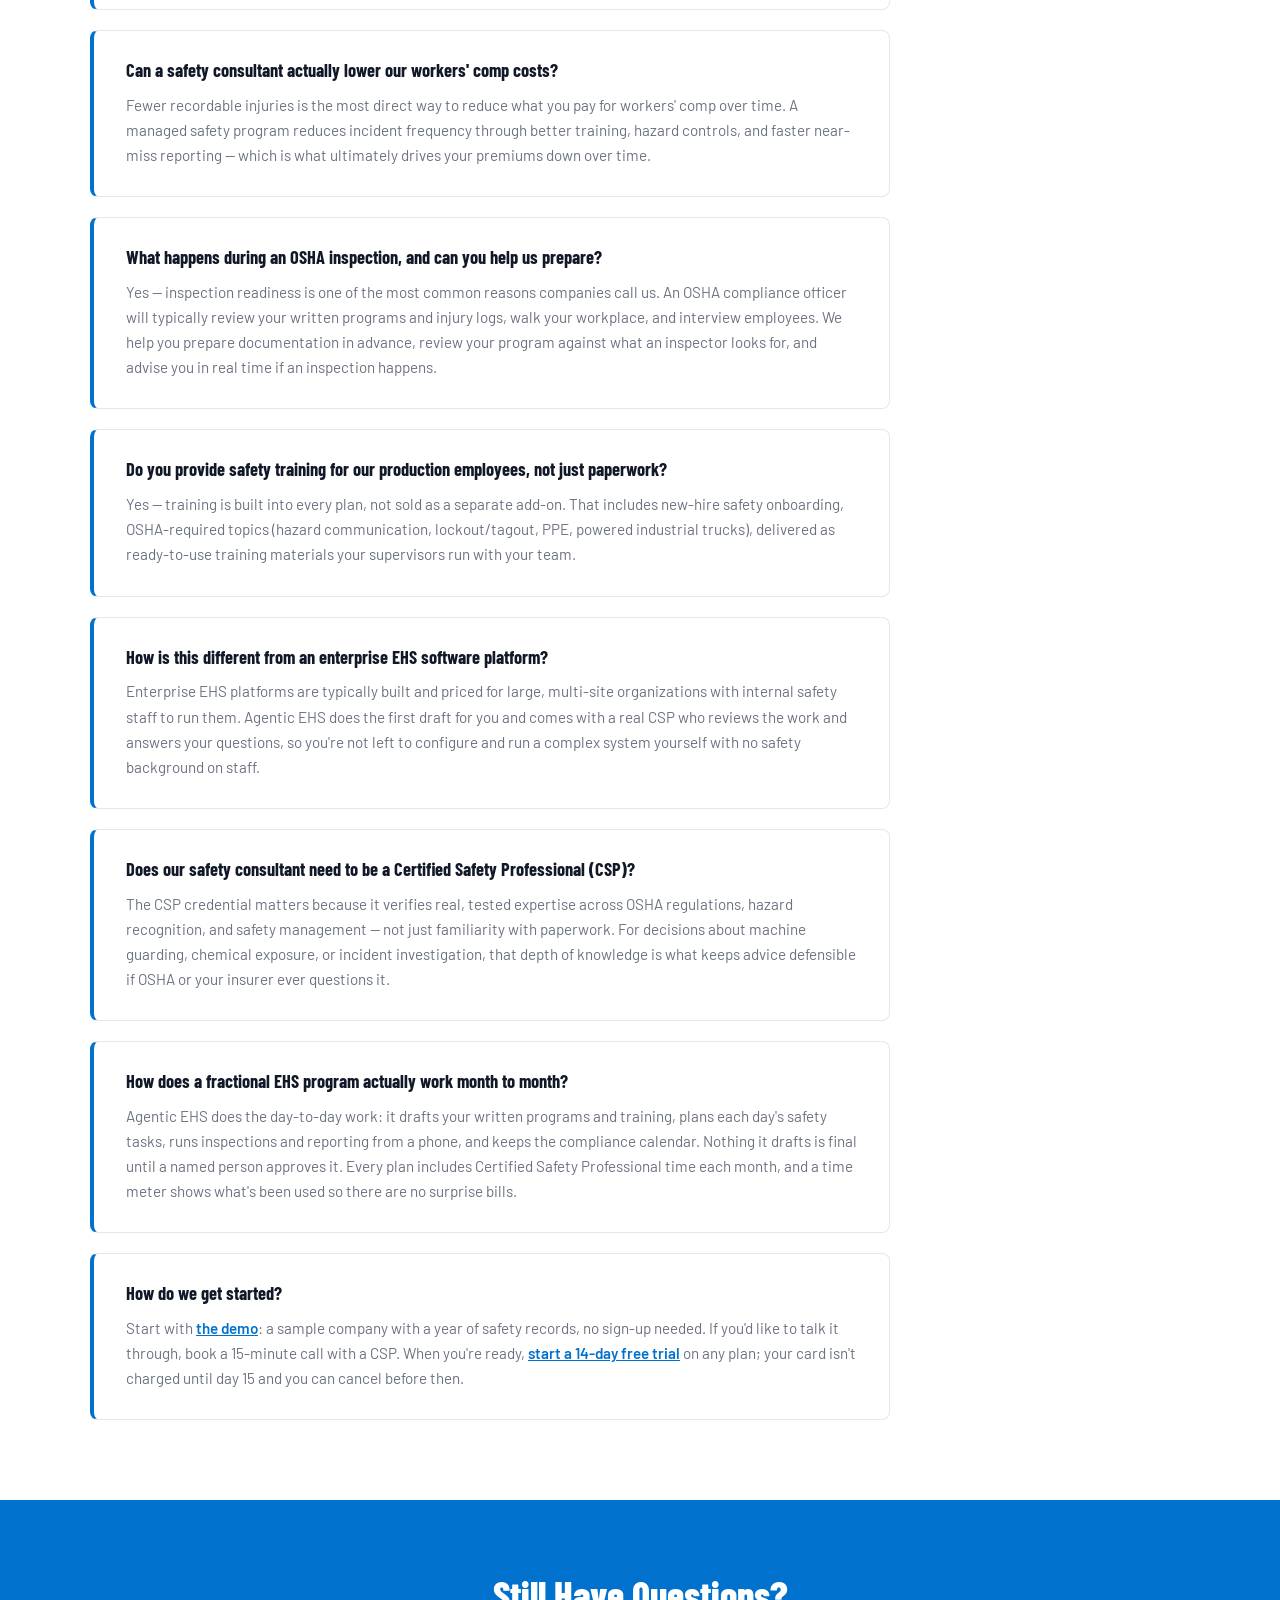
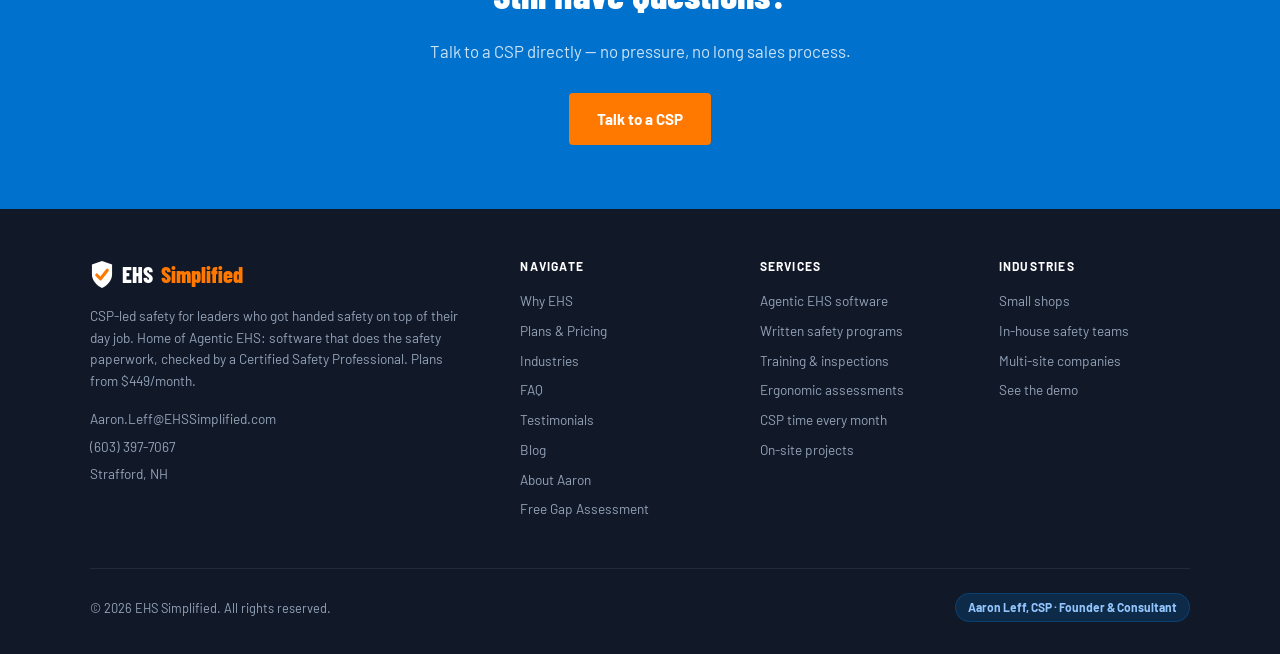
<file: faq.html>
<!DOCTYPE html>
<html lang="en">
<head>
  <meta charset="UTF-8" />
  <meta name="viewport" content="width=device-width, initial-scale=1.0" />
  <title>Small Business Safety Consulting FAQ | EHS Simplified</title>
  <meta name="description" content="Answers to the questions small businesses ask most about OSHA compliance, fractional EHS consulting, safety training, and workers' comp costs." />
  <meta name="keywords" content="small business safety consultant FAQ, OSHA compliance questions, fractional EHS manager, small business safety program, machine guarding, lockout tagout, CSP consultant" />
  <meta property="og:title" content="Small Business Safety Consulting FAQ | EHS Simplified" />
  <meta property="og:description" content="Straight answers to the questions business leaders ask us most, before they book a call." />
  <meta property="og:type" content="website" />
  <meta property="og:url" content="https://www.ehssimplified.com/faq.html" />
  <link rel="canonical" href="https://www.ehssimplified.com/faq.html" />
  <link rel="llms" type="text/plain" href="/llms.txt" />
  <script async src="https://www.googletagmanager.com/gtag/js?id=G-HJF1YPC4KT"></script>
  <script>window.dataLayer=window.dataLayer||[];function gtag(){dataLayer.push(arguments);}gtag('js',new Date());gtag('config','G-HJF1YPC4KT');</script>
  <link rel="preconnect" href="https://fonts.googleapis.com" />
  <link rel="preconnect" href="https://fonts.gstatic.com" crossorigin />
  <link href="https://fonts.googleapis.com/css2?family=Barlow+Condensed:wght@600;700;800&family=Barlow:wght@400;500;600&display=swap" rel="stylesheet" />
  <link rel="icon" href="/img/ehs-simplified-mark.svg" type="image/svg+xml" />
  <link rel="stylesheet" href="styles.css" />
  <script type="text/javascript">(function(c,l,a,r,i,t,y){c[a]=c[a]||function(){(c[a].q=c[a].q||[]).push(arguments)};t=l.createElement(r);t.async=1;t.src="https://www.clarity.ms/tag/"+i;y=l.getElementsByTagName(r)[0];y.parentNode.insertBefore(t,y);})(window,document,"clarity","script","wr5b1aij5e");</script>
  <script type="application/ld+json">
  {
    "@context": "https://schema.org",
    "@type": "FAQPage",
    "mainEntity": [
      {"@type":"Question","name":"What does a fractional EHS consultant actually do for a small business?","acceptedAnswer":{"@type":"Answer","text":"A fractional EHS consultant gives your business ongoing access to a Certified Safety Professional (CSP) without the cost of a full-time hire. With EHS Simplified, Agentic EHS handles the day-to-day load (written programs, training, inspections, SDS library and incident reporting), a CSP reviews the work, and you get CSP time every month for the judgment calls. Ongoing support, not a one-time visit."}},
      {"@type":"Question","name":"How much does safety consulting cost for a small business?","acceptedAnswer":{"@type":"Answer","text":"Agentic EHS plans start at $449 a month for one site, with all software included and Certified Safety Professional time every month: Essentials $449, Professional $849, Multi-site $1,695, and custom Enterprise pricing for larger companies. Workers are always free, and every plan starts with a 14-day free trial. Compared to a full-time EHS manager's salary and benefits, or the hours a leader already spends on safety, it costs a fraction."}},
      {"@type":"Question","name":"We haven't had an OSHA violation — do we actually need a safety consultant?","acceptedAnswer":{"@type":"Answer","text":"A clean inspection history usually means you haven't been checked yet, not that you're fully compliant. Most small businesses have real gaps, such as missing written programs, outdated training records, or undocumented hazard assessments, that only surface during an audit, an insurance renewal, or after an incident."}},
      {"@type":"Question","name":"What's the difference between hiring a full-time EHS manager and using a fractional program?","acceptedAnswer":{"@type":"Answer","text":"A full-time hire gives you one person's time; a fractional program gives you a system plus expert oversight. A single EHS manager at a company under 100 employees is often stretched thin, and if they leave, your program leaves with them. A fractional program pairs your team with a CSP, a documented program, and Agentic EHS, which keeps inspections, training, and records running even as staff changes."}},
      {"@type":"Question","name":"How quickly can you get us OSHA-compliant?","acceptedAnswer":{"@type":"Answer","text":"Most clients see their highest-risk gaps addressed within the first 30 to 60 days. We start with a safety assessment to identify what's missing or out of date, including written programs, training records, hazard communication, machine guarding, and lockout/tagout, then prioritize fixes by risk level and inspection likelihood."}},
      {"@type":"Question","name":"What kinds of businesses do you work with?","acceptedAnswer":{"@type":"Answer","text":"Any business where people do real work, and that's every business: manufacturing and machine shops, construction and trades, warehousing, auto and equipment repair, food and beverage, labs, and offices too. The common thread is real hazards (machines, chemicals, vehicles, lifting, even desks and screens) and no in-house safety department to manage them."}},
      {"@type":"Question","name":"Can a safety consultant actually lower our workers' comp costs?","acceptedAnswer":{"@type":"Answer","text":"Fewer recordable injuries is the most direct way to reduce what you pay for workers' comp over time. A managed safety program reduces incident frequency through better training, hazard controls, and faster near-miss reporting, which is what ultimately drives your premiums down over time."}},
      {"@type":"Question","name":"What happens during an OSHA inspection, and can you help us prepare?","acceptedAnswer":{"@type":"Answer","text":"Yes, inspection readiness is one of the most common reasons companies call us. An OSHA compliance officer will typically review your written programs and injury logs, walk your workplace, and interview employees. We help you prepare documentation in advance, review your program against what an inspector looks for, and advise you in real time if an inspection happens."}},
      {"@type":"Question","name":"Do you provide safety training for our production employees, not just paperwork?","acceptedAnswer":{"@type":"Answer","text":"Yes, training is built into every plan, not sold as a separate add-on. That includes new-hire safety onboarding, OSHA-required topics such as hazard communication, lockout/tagout, PPE, and powered industrial trucks, delivered as ready-to-use training materials your supervisors run with your team."}},
      {"@type":"Question","name":"How is this different from an enterprise EHS software platform?","acceptedAnswer":{"@type":"Answer","text":"Enterprise EHS platforms are typically built and priced for large, multi-site organizations with internal safety staff to run them. Agentic EHS does the first draft for you and comes with a real CSP who reviews the work and answers your questions, so you're not left to configure and run a complex system yourself with no safety background on staff."}},
      {"@type":"Question","name":"Does our safety consultant need to be a Certified Safety Professional (CSP)?","acceptedAnswer":{"@type":"Answer","text":"The CSP credential matters because it verifies real, tested expertise across OSHA regulations, hazard recognition, and safety management, not just familiarity with paperwork. For decisions about machine guarding, chemical exposure, or incident investigation, that depth of knowledge is what keeps advice defensible if OSHA or your insurer ever questions it."}},
      {"@type":"Question","name":"How does a fractional EHS program actually work month to month?","acceptedAnswer":{"@type":"Answer","text":"Agentic EHS does the day-to-day work: it drafts your written programs and training, plans each day's safety tasks, runs inspections and reporting from a phone, and keeps the compliance calendar. Nothing it drafts is final until a named person approves it. Every plan includes Certified Safety Professional time each month, and a time meter shows what's been used so there are no surprise bills."}},
      {"@type":"Question","name":"How do we get started?","acceptedAnswer":{"@type":"Answer","text":"Start with the demo: a sample company with a year of safety records, no sign-up needed. If you'd like to talk it through, book a 15-minute call with a CSP. When you're ready, start a 14-day free trial on any plan; your card isn't charged until day 15 and you can cancel before then."}}
    ]
  }
  </script>
</head>
<body>

<nav class="nav">
  <a class="nav-logo" href="index.html"><img src="/img/ehs-simplified-mark.svg" alt="" width="26" height="31">EHS <span>Simplified</span></a>
  <a class="nav-mobile-cta" href="https://demo.agentic-ehs.com" target="_blank" rel="noopener">See the demo</a>
  <ul class="nav-links">
    <li><a href="index.html">Why EHS</a></li>
    <li><a href="plans.html">Plans</a></li>
    <li><a href="industries.html">Industries</a></li>
    <li><a href="faq.html" class="active">FAQ</a></li>
    <li><a href="testimonials.html">Testimonials</a></li>
    <li><a href="blog.html">Blog</a></li>
    <li><a href="about.html">About</a></li>
    <li><a href="https://demo.agentic-ehs.com" target="_blank" rel="noopener">Demo</a></li>
    <li><a href="https://calendly.com/aaron-leff-ehssimplified/30min" target="_blank" class="nav-cta">Schedule a Call</a></li>
  </ul>
</nav>

<section>
  <div class="section-inner">
    <div class="section-label">Frequently Asked Questions</div>
    <h1 class="section-title">Safety Consulting for Small Businesses.<br><span>Straight Answers, No Sales Pitch.</span></h1>
    <p class="section-sub">The questions business leaders ask us most, before they ever book a call.</p>

    <div class="faq-list">

      <div class="faq-item">
        <h2>What does a fractional EHS consultant actually do for a small business?</h2>
        <p>A fractional EHS consultant gives your business ongoing access to a Certified Safety Professional (CSP) without the cost of a full-time hire. With EHS Simplified, Agentic EHS handles the day-to-day load (written programs, training, inspections, SDS library and incident reporting), a CSP reviews the work, and you get CSP time every month for the judgment calls. Ongoing support, not a one-time visit.</p>
      </div>

      <div class="faq-item">
        <h2>How much does safety consulting cost for a small business?</h2>
        <p>Agentic EHS plans start at <strong>$449/month</strong> for one site, with all software included and Certified Safety Professional time every month: Essentials $449, Professional $849, Multi-site $1,695, and custom Enterprise pricing for larger companies. Workers are always free, and every plan starts with a 14-day free trial. Compared to a full-time EHS manager, or the hours a leader already spends on safety, it costs a fraction. <a href="plans.html">See all plans →</a></p>
      </div>

      <div class="faq-item">
        <h2>We haven't had an OSHA violation — do we actually need a safety consultant?</h2>
        <p>A clean inspection history usually means you haven't been checked yet, not that you're fully compliant. Most small businesses have real gaps — missing written programs, outdated training records, undocumented hazard assessments — that only surface during an audit, an insurance renewal, or after an incident. Our job is to find and close those gaps before they cost you.</p>
      </div>

      <div class="faq-item">
        <h2>What's the difference between hiring a full-time EHS manager and using a fractional program?</h2>
        <p>A full-time hire gives you one person's time; a fractional program gives you a system plus expert oversight. A single EHS manager at a company under 100 employees is often stretched thin, and if they leave, your program leaves with them. A fractional program pairs your team with a CSP, a documented program, and Agentic EHS, which keeps inspections, training, and records running even as staff changes.</p>
      </div>

      <div class="faq-item">
        <h2>How quickly can you get us OSHA-compliant?</h2>
        <p>Most clients see their highest-risk gaps addressed within the first 30-60 days. We start with a safety assessment to identify what's missing or out of date — written programs, training records, hazard communication, machine guarding, lockout/tagout — then prioritize fixes by risk level and inspection likelihood. Full program maturity typically builds over two to three quarters.</p>
      </div>

      <div class="faq-item">
        <h2>What kinds of businesses do you work with?</h2>
        <p>Any business where people do real work, and that's every business: manufacturing and machine shops, construction and trades, warehousing, auto and equipment repair, food and beverage, labs, and offices too. The common thread is real hazards (machines, chemicals, vehicles, lifting, even desks and screens) and no in-house safety department to manage them.</p>
      </div>

      <div class="faq-item">
        <h2>Can a safety consultant actually lower our workers' comp costs?</h2>
        <p>Fewer recordable injuries is the most direct way to reduce what you pay for workers' comp over time. A managed safety program reduces incident frequency through better training, hazard controls, and faster near-miss reporting — which is what ultimately drives your premiums down over time.</p>
      </div>

      <div class="faq-item">
        <h2>What happens during an OSHA inspection, and can you help us prepare?</h2>
        <p>Yes — inspection readiness is one of the most common reasons companies call us. An OSHA compliance officer will typically review your written programs and injury logs, walk your workplace, and interview employees. We help you prepare documentation in advance, review your program against what an inspector looks for, and advise you in real time if an inspection happens.</p>
      </div>

      <div class="faq-item">
        <h2>Do you provide safety training for our production employees, not just paperwork?</h2>
        <p>Yes — training is built into every plan, not sold as a separate add-on. That includes new-hire safety onboarding, OSHA-required topics (hazard communication, lockout/tagout, PPE, powered industrial trucks), delivered as ready-to-use training materials your supervisors run with your team.</p>
      </div>

      <div class="faq-item">
        <h2>How is this different from an enterprise EHS software platform?</h2>
        <p>Enterprise EHS platforms are typically built and priced for large, multi-site organizations with internal safety staff to run them. Agentic EHS does the first draft for you and comes with a real CSP who reviews the work and answers your questions, so you're not left to configure and run a complex system yourself with no safety background on staff.</p>
      </div>

      <div class="faq-item">
        <h2>Does our safety consultant need to be a Certified Safety Professional (CSP)?</h2>
        <p>The CSP credential matters because it verifies real, tested expertise across OSHA regulations, hazard recognition, and safety management — not just familiarity with paperwork. For decisions about machine guarding, chemical exposure, or incident investigation, that depth of knowledge is what keeps advice defensible if OSHA or your insurer ever questions it.</p>
      </div>

      <div class="faq-item">
        <h2>How does a fractional EHS program actually work month to month?</h2>
        <p>Agentic EHS does the day-to-day work: it drafts your written programs and training, plans each day's safety tasks, runs inspections and reporting from a phone, and keeps the compliance calendar. Nothing it drafts is final until a named person approves it. Every plan includes Certified Safety Professional time each month, and a time meter shows what's been used so there are no surprise bills.</p>
      </div>

      <div class="faq-item">
        <h2>How do we get started?</h2>
        <p>Start with <a href="https://demo.agentic-ehs.com" target="_blank" rel="noopener">the demo</a>: a sample company with a year of safety records, no sign-up needed. If you'd like to talk it through, book a 15-minute call with a CSP. When you're ready, <a href="https://app.agentic-ehs.com/start">start a 14-day free trial</a> on any plan; your card isn't charged until day 15 and you can cancel before then.</p>
      </div>

    </div>
  </div>
</section>

<div class="cta-band">
  <h2>Still Have Questions?</h2>
  <p>Talk to a CSP directly — no pressure, no long sales process.</p>
  <a href="https://calendly.com/aaron-leff-ehssimplified/30min" target="_blank" class="btn-primary">Talk to a CSP</a>
</div>

<footer>
  <div class="footer-inner">
    <div class="footer-top">
      <div>
        <div class="footer-logo"><img src="/img/ehs-simplified-mark-white.svg" alt="" width="24" height="29">EHS <span>Simplified</span></div>
        <p class="footer-tagline">CSP-led safety for leaders who got handed safety on top of their day job. Home of Agentic EHS: software that does the safety paperwork, checked by a Certified Safety Professional. Plans from $449/month.</p>
        <div class="footer-contact">
          <a href="mailto:Aaron.Leff@EHSSimplified.com">Aaron.Leff@EHSSimplified.com</a>
          <a href="tel:6033977067">(603) 397-7067</a>
          <a>Strafford, NH</a>
        </div>
      </div>
      <div class="footer-col">
        <h4>Navigate</h4>
        <a href="index.html">Why EHS</a>
        <a href="plans.html">Plans &amp; Pricing</a>
        <a href="industries.html">Industries</a>
        <a href="faq.html">FAQ</a>
        <a href="testimonials.html">Testimonials</a>
        <a href="blog.html">Blog</a>
        <a href="about.html">About Aaron</a>
        <a href="gap-assessment.html">Free Gap Assessment</a>
      </div>
      <div class="footer-col">
        <h4>Services</h4>
        <a href="plans.html">Agentic EHS software</a>
        <a href="plans.html">Written safety programs</a>
        <a href="plans.html">Training &amp; inspections</a>
        <a href="plans.html">Ergonomic assessments</a>
        <a href="plans.html">CSP time every month</a>
        <a href="https://calendly.com/aaron-leff-ehssimplified/30min" target="_blank" rel="noopener">On-site projects</a>
      </div>
      <div class="footer-col">
        <h4>Industries</h4>
        <a href="industries.html">Small shops</a>
        <a href="industries.html">In-house safety teams</a>
        <a href="industries.html">Multi-site companies</a>
        <a href="https://demo.agentic-ehs.com" target="_blank" rel="noopener">See the demo</a>
      </div>
    </div>
    <div class="footer-bottom">
      <span>© 2026 EHS Simplified. All rights reserved.</span>
      <span class="footer-csp">Aaron Leff, CSP · Founder &amp; Consultant</span>
    </div>
  </div>
</footer>

</body>
</html>
</file>
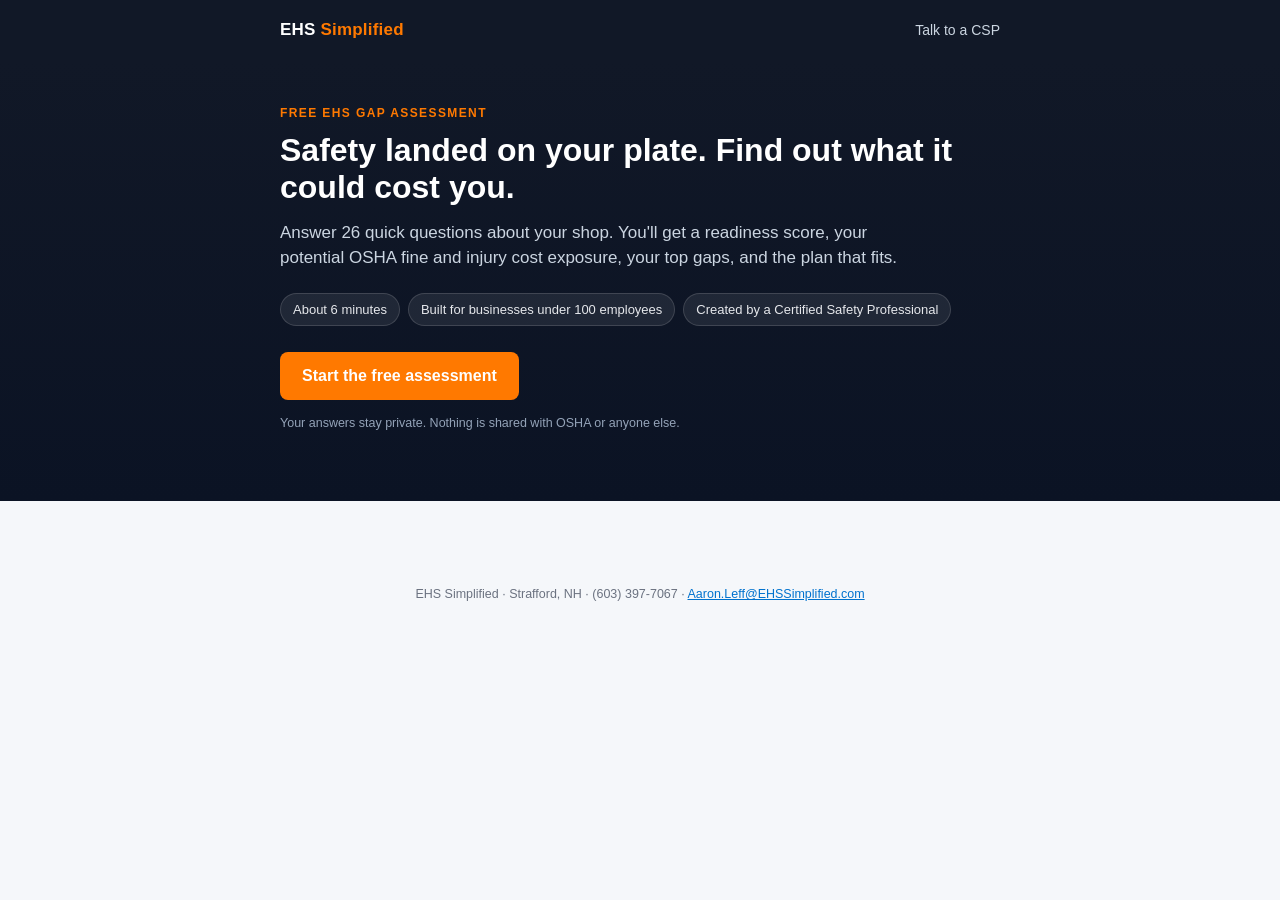
<file: gap-assessment.html>
<!DOCTYPE html>
<html lang="en">
<head>
<meta charset="utf-8">
<meta name="viewport" content="width=device-width, initial-scale=1">
<title>Free EHS Gap Assessment | EHS Simplified</title>
<meta name="description" content="A free 6-minute EHS gap assessment for small businesses. Score your OSHA compliance gaps, see your potential fine and injury cost exposure, and get a plan recommendation from a Certified Safety Professional.">
<style>
  :root{
    --navy:#111827; --navy2:#0B1324; --ink:#1F2937; --muted:#6B7280; --line:#E5E7EB;
    --bg:#F5F7FA; --card:#FFFFFF; --orange:#FF7900; --orange-d:#E06A00; --blue:#0072CE; --blue-l:#7CC1FF;
    --green:#15803D; --amber:#B45309; --red:#B91C1C; --crit:#7F1D1D;
  }
  *{box-sizing:border-box}
  html,body{margin:0;padding:0}
  body{font-family:-apple-system,BlinkMacSystemFont,"Segoe UI",Roboto,Helvetica,Arial,sans-serif;color:var(--ink);background:var(--bg);line-height:1.5;-webkit-font-smoothing:antialiased}
  a{color:var(--blue)}
  .wrap{max-width:760px;margin:0 auto;padding:0 20px}
  header.top{background:var(--navy);color:#fff}
  header.top .wrap{display:flex;align-items:center;justify-content:space-between;height:60px}
  .brand{font-weight:800;letter-spacing:.2px;color:#fff;text-decoration:none;font-size:17px}
  .brand span{color:var(--orange)}
  .top-link{color:#CBD5E1;font-size:14px;text-decoration:none}
  .hero{background:linear-gradient(180deg,var(--navy) 0%,var(--navy2) 100%);color:#fff;padding:44px 0 56px}
  .eyebrow{color:var(--orange);font-weight:700;font-size:12px;letter-spacing:1.4px;text-transform:uppercase;margin:0 0 10px}
  h1{font-size:32px;line-height:1.15;margin:0 0 14px;font-weight:800}
  .hero p.lead{color:#CBD5E1;font-size:17px;margin:0 0 22px;max-width:620px}
  .chips{display:flex;flex-wrap:wrap;gap:8px;margin:0 0 26px;padding:0;list-style:none}
  .chips li{background:rgba(255,255,255,.08);border:1px solid rgba(255,255,255,.14);color:#E5E7EB;font-size:13px;padding:6px 12px;border-radius:999px}
  .btn{display:inline-flex;align-items:center;justify-content:center;gap:8px;border:0;border-radius:8px;font-weight:700;font-size:16px;padding:15px 22px;cursor:pointer;text-decoration:none;transition:background .15s,transform .05s}
  .btn:active{transform:translateY(1px)}
  .btn-primary{background:var(--orange);color:#fff}
  .btn-primary:hover{background:var(--orange-d)}
  .btn-ghost{background:transparent;color:var(--ink);border:1px solid var(--line)}
  .btn-ghost:hover{background:#fff}
  .btn-blue{background:var(--blue);color:#fff}
  .btn[disabled]{opacity:.45;cursor:not-allowed}
  .fine{font-size:12.5px;color:#94A3B8;margin-top:14px}
  main{padding:0 0 60px}
  .card{background:var(--card);border:1px solid var(--line);border-radius:14px;padding:26px;margin-top:-28px;box-shadow:0 8px 30px rgba(17,24,39,.06)}
  .card + .card{margin-top:18px}
  #results > .card:first-child{margin-top:24px}
  .progress{height:6px;background:var(--line);border-radius:99px;overflow:hidden;margin:0 0 6px}
  .progress > div{height:100%;background:var(--orange);width:0;transition:width .3s}
  .progress-label{font-size:12.5px;color:var(--muted);margin:0 0 18px;display:flex;justify-content:space-between}
  h2{font-size:22px;margin:0 0 6px;line-height:1.25}
  .sub{color:var(--muted);margin:0 0 20px;font-size:15px}
  .field{margin:0 0 18px}
  .field label.lbl{display:block;font-weight:600;font-size:14.5px;margin:0 0 7px}
  .field .hint{font-size:12.5px;color:var(--muted);margin-top:5px}
  input[type=text],input[type=email],input[type=tel],input[type=number],select{width:100%;font:inherit;font-size:16px;padding:13px 14px;border:1px solid #D1D5DB;border-radius:8px;background:#fff;color:var(--ink)}
  input:focus,select:focus{outline:2px solid var(--blue);outline-offset:1px;border-color:var(--blue)}
  .grid2{display:grid;grid-template-columns:1fr 1fr;gap:14px}
  .seg{display:flex;flex-wrap:wrap;gap:8px}
  .seg button{font:inherit;font-size:14.5px;padding:10px 14px;border-radius:8px;border:1px solid #D1D5DB;background:#fff;color:var(--ink);cursor:pointer;min-width:64px}
  .seg button:hover{border-color:var(--blue)}
  .seg button.on{background:var(--navy);border-color:var(--navy);color:#fff}
  .seg button.on.yes{background:var(--green);border-color:var(--green)}
  .seg button.on.partial{background:var(--amber);border-color:var(--amber)}
  .seg button.on.no{background:var(--red);border-color:var(--red)}
  .seg button.on.unsure{background:#4B5563;border-color:#4B5563}
  .q{padding:18px 0;border-top:1px solid var(--line)}
  .q:first-of-type{border-top:0;padding-top:4px}
  .q p.qt{margin:0 0 4px;font-weight:600;font-size:15.5px}
  .q .cite{font-size:12px;color:var(--muted);margin:0 0 10px}
  .q.missing p.qt{color:var(--red)}
  .nav{display:flex;justify-content:space-between;gap:10px;margin-top:22px}
  .nav .btn{min-width:120px}
  .note{background:#FFF7ED;border:1px solid #FED7AA;color:#7C2D12;border-radius:10px;padding:12px 14px;font-size:14px;margin:0 0 18px}
  .err{color:var(--red);font-size:13.5px;margin-top:10px;min-height:1em}
  .hide{display:none!important}
  /* Results */
  .score-head{display:flex;gap:22px;align-items:center;flex-wrap:wrap}
  .ring{position:relative;width:150px;height:150px;flex:0 0 150px}
  .ring svg{transform:rotate(-90deg)}
  .ring .val{position:absolute;inset:0;display:flex;flex-direction:column;align-items:center;justify-content:center}
  .ring .val b{font-size:40px;line-height:1}
  .ring .val small{font-size:12px;color:var(--muted)}
  .badge{display:inline-block;font-size:12px;font-weight:800;letter-spacing:.8px;text-transform:uppercase;padding:5px 10px;border-radius:999px;color:#fff;margin:0 0 8px}
  .kpis{display:grid;grid-template-columns:repeat(3,1fr);gap:12px;margin:22px 0 4px}
  .kpi{border:1px solid var(--line);border-radius:12px;padding:14px;background:#FAFBFC}
  .kpi .k{font-size:12px;color:var(--muted);text-transform:uppercase;letter-spacing:.6px;font-weight:700}
  .kpi .v{font-size:22px;font-weight:800;margin:4px 0 2px;line-height:1.15}
  .kpi .d{font-size:12.5px;color:var(--muted)}
  .bars .row{margin:0 0 12px}
  .bars .row .t{display:flex;justify-content:space-between;font-size:14px;margin:0 0 5px}
  .bars .row .b{height:10px;background:var(--line);border-radius:99px;overflow:hidden}
  .bars .row .b > div{height:100%;border-radius:99px}
  .gap{border:1px solid var(--line);border-left:4px solid var(--red);border-radius:10px;padding:12px 14px;margin:0 0 10px}
  .gap h4{margin:0 0 3px;font-size:15px}
  .gap .m{font-size:12.5px;color:var(--muted);margin:0 0 6px}
  .gap p{margin:0;font-size:14px}
  .gap .tag{display:inline-block;margin-top:8px;font-size:12px;font-weight:700;color:var(--blue);background:#EFF6FF;border-radius:6px;padding:3px 8px}
  .plan{background:var(--navy);color:#fff;border-radius:14px;padding:24px;margin-top:4px}
  .plan .eyebrow{margin-bottom:6px}
  .plan h3{font-size:26px;margin:0 0 4px}
  .plan .price{font-size:18px;color:#CBD5E1;margin:0 0 14px}
  .plan .price b{color:#fff;font-size:28px}
  .plan ul{margin:0 0 16px;padding-left:18px;color:#E5E7EB;font-size:14.5px}
  .plan ul li{margin:0 0 6px}
  .plan .why{background:rgba(255,255,255,.06);border:1px solid rgba(255,255,255,.12);border-radius:10px;padding:12px 14px;font-size:14px;color:#E5E7EB;margin:0 0 18px}
  .plan .ctas{display:flex;flex-wrap:wrap;gap:10px}
  .plan .btn-ghost{color:#fff;border-color:rgba(255,255,255,.3)}
  .plan .btn-ghost:hover{background:rgba(255,255,255,.08)}
  details{border-top:1px solid var(--line);padding-top:14px;margin-top:6px}
  details summary{cursor:pointer;font-weight:700;font-size:14.5px}
  details ul{font-size:13.5px;color:var(--muted);padding-left:18px}
  .disclaimer{font-size:12px;color:var(--muted);margin-top:16px}
  footer{color:var(--muted);font-size:12.5px;text-align:center;padding:24px 0 40px}
  @media (max-width:640px){
    h1{font-size:26px}
    .grid2{grid-template-columns:1fr}
    .kpis{grid-template-columns:1fr}
    .card{padding:20px;border-radius:12px}
    .nav .btn{flex:1;min-width:0}
  }
  @media print{
    header.top,.hero,.nav,.plan .ctas,#printBtn,footer{display:none!important}
    body{background:#fff}
    .card{box-shadow:none;margin-top:0;border:0}
    .plan{-webkit-print-color-adjust:exact;print-color-adjust:exact}
  }
</style>
</head>
<body>

<!-- Netlify Forms needs this static copy of the form at build time to register it. -->
<form name="gap-assessment" data-netlify="true" netlify-honeypot="bot-field" hidden>
  <input name="bot-field"><input name="first_name"><input name="last_name"><input name="email"><input name="phone">
  <input name="company"><input name="job_title"><input name="employees"><input name="sites"><input name="manager_seats">
  <input name="industry"><input name="naics"><input name="safety_owner"><input name="recordables_12mo"><input name="readiness_score">
  <input name="risk_level"><input name="fine_low"><input name="fine_high"><input name="injury_cost_3yr">
  <input name="recommended_plan"><input name="top_gaps"><textarea name="all_answers"></textarea>
  <input name="utm_source"><input name="utm_medium"><input name="utm_campaign"><input name="referrer">
</form>

<header class="top">
  <div class="wrap">
    <a class="brand" href="https://www.ehssimplified.com">EHS <span>Simplified</span></a>
    <a class="top-link" href="https://calendly.com/aaron-leff-ehssimplified/30min" target="_blank" rel="noopener">Talk to a CSP</a>
  </div>
</header>

<section class="hero" id="hero">
  <div class="wrap">
    <p class="eyebrow">Free EHS Gap Assessment</p>
    <h1>Safety landed on your plate. Find out what it could cost you.</h1>
    <p class="lead">Answer 26 quick questions about your shop. You'll get a readiness score, your potential OSHA fine and injury cost exposure, your top gaps, and the plan that fits.</p>
    <ul class="chips">
      <li>About 6 minutes</li>
      <li>Built for businesses under 100 employees</li>
      <li>Created by a Certified Safety Professional</li>
    </ul>
    <button class="btn btn-primary" id="startBtn">Start the free assessment</button>
    <p class="fine">Your answers stay private. Nothing is shared with OSHA or anyone else.</p>
  </div>
</section>

<main>
  <div class="wrap">
    <div class="card hide" id="flow">
      <div class="progress"><div id="bar"></div></div>
      <div class="progress-label"><span id="stepName"></span><span id="stepCount"></span></div>
      <div id="stepBody"></div>
      <div class="err" id="stepErr"></div>
      <div class="nav">
        <button class="btn btn-ghost" id="backBtn">Back</button>
        <button class="btn btn-primary" id="nextBtn">Next</button>
      </div>
    </div>

    <div id="results" class="hide"></div>
  </div>
</main>

<footer>
  EHS Simplified &middot; Strafford, NH &middot; (603) 397-7067 &middot; <a href="mailto:Aaron.Leff@EHSSimplified.com">Aaron.Leff@EHSSimplified.com</a>
</footer>

<script>
(function(){
  "use strict";

  // ---------- Settings you may want to edit ----------
  var LINKS = {
    call: "https://calendly.com/aaron-leff-ehssimplified/30min",
    trial: "https://app.agentic-ehs.com/start",
    demo: "https://demo.agentic-ehs.com",
    plans: "https://www.ehssimplified.com/plans"
  };
  var OSHA_SERIOUS_MAX = 16550;       // 2025 amounts, unchanged for 2026 (OSHA memo, May 21, 2026)
  var OSHA_REPEAT_MAX = 165514;
  var COST_PER_INJURY = 48000;        // NSC Injury Facts, cost per medically consulted injury, 2024
  var MFG_TRC_RATE = 2.7;             // BLS, manufacturing recordable cases per 100 FTE, 2024
  var PROFIT_MARGIN = 0.08;           // used for "sales needed to cover" figure

  var PLANS = {
    "Essentials":   {price:"$449", per:"/mo", sites:"1 site", seats:"3 manager seats", csp:"1 CSP hour/month", resp:"CSP response within 2 business days"},
    "Professional": {price:"$849", per:"/mo", sites:"1 site", seats:"10 manager seats", csp:"2 CSP hours/month", resp:"CSP response by the next business day"},
    "Multi-site":   {price:"$1,695", per:"/mo", sites:"Up to 5 sites", seats:"25 manager seats", csp:"4 CSP hours/month", resp:"Same-business-day CSP response"},
    "Enterprise":   {price:"Custom", per:"", sites:"More than 5 sites", seats:"Seats sized to your team", csp:"Dedicated CSP", resp:"Agreed response times, setup and team training"}
  };

  // ---------- Questions ----------
  var SECTIONS = [
    {id:"rec",    name:"Recordkeeping & reporting", intro:"OSHA usually starts here. Missing paperwork is the fastest citation an inspector can write."},
    {id:"prog",   name:"Written programs", intro:"These are among OSHA's most-cited standards every year."},
    {id:"floor",  name:"Equipment & shop floor", intro:"Where most serious injuries happen, and where inspectors spend their walkaround."},
    {id:"people", name:"Training & ownership", intro:"Programs only work if people know them, and someone owns them."},
    {id:"env",    name:"Environmental", intro:"Not OSHA, but EPA and state agencies fine these too, often per day."}
  ];

  // w = severity weight (3 high, 2 medium, 1 low). pen = counts toward OSHA fine estimate. env = environmental (scored, not in OSHA $).
  var Q = [
    {id:"rk1", s:"rec", w:2, pen:true, cite:"29 CFR 1904", title:"OSHA 300 log and 300A posting",
      q:"Is your OSHA 300 log up to date, and do you post the 300A summary from Feb 1 to Apr 30 every year?",
      fix:"Bring the 300 log up to date and put the 300A posting on the calendar.", feat:"Injury logs + compliance calendar"},
    {id:"rk2", s:"rec", w:1, pen:true, cite:"29 CFR 1904.41", minEmp:20, title:"Electronic 300A submission",
      q:"Do you submit your 300A data to OSHA electronically by March 2 every year?",
      fix:"Submit through OSHA's Injury Tracking Application and set an annual reminder.", feat:"Compliance calendar"},
    {id:"rk3", s:"rec", w:2, pen:true, cite:"29 CFR 1904.39", title:"Severe injury reporting",
      q:"Do your supervisors know a fatality must be reported to OSHA within 8 hours, and a hospitalization, amputation or eye loss within 24 hours?",
      fix:"Write a one-page reporting procedure and post it where supervisors will see it.", feat:"Incident reporting"},
    {id:"rk4", s:"rec", w:2, pen:false, cite:"Best practice", title:"Incident investigation",
      q:"Do you investigate injuries and near misses for root cause, and track corrective actions until they're closed?",
      fix:"Use a simple investigation form and track each corrective action to closure.", feat:"Incident reporting + corrective actions"},

    {id:"hc", s:"prog", w:3, pen:true, cite:"29 CFR 1910.1200", title:"Hazard Communication",
      q:"Do you have a written HazCom program, an SDS for every chemical on site, labeled secondary containers, and trained employees?",
      fix:"Inventory chemicals, collect SDSs, label containers and train employees on the written program.", feat:"SDS library + written programs"},
    {id:"loto1", s:"prog", w:3, pen:true, na:true, cite:"29 CFR 1910.147", title:"Lockout/tagout program",
      q:"Do you have a written lockout/tagout program with machine-specific procedures for equipment that gets serviced or cleared?",
      fix:"Write machine-specific energy control procedures, starting with the equipment that gets cleared most often.", feat:"CSP-approved written programs"},
    {id:"loto2", s:"prog", w:2, pen:true, na:true, cite:"29 CFR 1910.147(c)(6)", title:"Annual LOTO inspections",
      q:"Is every LOTO procedure inspected at least once a year, with the inspection documented?",
      fix:"Schedule annual periodic inspections and keep the certification on file.", feat:"Inspections + compliance calendar"},
    {id:"eap", s:"prog", w:2, pen:true, cite:"29 CFR 1910.38 / .39", title:"Emergency action and fire prevention",
      q:"Do you have a written emergency action plan and fire prevention plan, and have employees been trained on them?",
      fix:"Document evacuation routes, alarms, roles and fire hazards, then walk employees through them.", feat:"Written programs + employee training"},
    {id:"ppe", s:"prog", w:2, pen:true, cite:"29 CFR 1910.132(d)", title:"PPE hazard assessment",
      q:"Do you have a written, certified PPE hazard assessment for each job or work area?",
      fix:"Assess each job or area, choose the PPE it needs, and sign the certification.", feat:"Risk assessments"},
    {id:"resp", s:"prog", w:3, pen:true, na:true, cite:"29 CFR 1910.134", title:"Respiratory protection",
      q:"Where respirators are required, do you have a written program, medical evaluations and annual fit tests?",
      fix:"Complete medical evaluations and fit tests, and put the written program in place.", feat:"Written programs + compliance calendar"},
    {id:"hear", s:"prog", w:2, pen:true, na:true, cite:"29 CFR 1910.95", title:"Hearing conservation",
      q:"Has noise been measured, and where it reaches 85 dBA, are employees in a hearing conservation program with annual audiograms?",
      fix:"Run noise monitoring, then set up audiograms and hearing protection where it's needed.", feat:"Compliance calendar + training"},

    {id:"guard", s:"floor", w:3, pen:true, cite:"29 CFR 1910.212 / .219", title:"Machine guarding",
      q:"Are points of operation, belts, pulleys, chains and other moving parts guarded on every machine?",
      fix:"Walk every machine, fix missing or bypassed guards, and add guarding checks to inspections.", feat:"Inspections from your phone"},
    {id:"fork", s:"floor", w:3, pen:true, na:true, cite:"29 CFR 1910.178", title:"Forklift operators",
      q:"Are forklift operators trained, evaluated at least every 3 years, and doing daily pre-shift checks?",
      fix:"Train and evaluate every operator, and start daily pre-shift checklists.", feat:"Employee training + inspections"},
    {id:"elec", s:"floor", w:2, pen:true, cite:"29 CFR 1910.303 / .305", title:"Electrical",
      q:"Do electrical panels have 36 inches of clearance, with no extension cords used as permanent wiring and no open panel slots?",
      fix:"Clear the panels, replace extension cords with permanent wiring, and close open slots.", feat:"Inspections"},
    {id:"walk", s:"floor", w:2, pen:true, cite:"29 CFR 1910.22 / .23 / .28", title:"Walking-working surfaces",
      q:"Do aisles stay clear, do mezzanines and platforms 4 feet or higher have guardrails, and are ladders inspected?",
      fix:"Mark and keep aisles clear, guard elevated edges, and add ladders to inspections.", feat:"Inspections"},
    {id:"ext", s:"floor", w:1, pen:true, cite:"29 CFR 1910.157", title:"Fire extinguishers",
      q:"Are fire extinguishers checked monthly and serviced every year, and are employees trained to use them?",
      fix:"Tag monthly checks, book annual service, and provide yearly training.", feat:"Inspections + compliance calendar"},
    {id:"eye", s:"floor", w:2, pen:true, na:true, cite:"29 CFR 1910.151(c)", title:"Eyewash and shower stations",
      q:"Where corrosive chemicals are used, is there a working eyewash or shower close by?",
      fix:"Install or relocate eyewash stations and add them to routine checks.", feat:"Inspections"},
    {id:"cs", s:"floor", w:3, pen:true, na:true, cite:"29 CFR 1910.146", title:"Confined spaces",
      q:"Have tanks, pits, hoppers and similar spaces been evaluated, with a permit program in place where it's needed?",
      fix:"Evaluate and label each space, then set up permits, rescue and training if needed.", feat:"Risk assessments + written programs"},
    {id:"ergo", s:"floor", w:2, pen:false, cite:"General Duty Clause", title:"Ergonomics",
      q:"Have lifting, reaching and repetitive tasks been assessed for strain risk?",
      fix:"Assess your highest-volume manual tasks first. Strain injuries are among the most common workplace injuries.", feat:"Ergonomic assessments from phone photos"},

    {id:"orient", s:"people", w:2, pen:false, cite:"Training required across OSHA standards", title:"New hire orientation",
      q:"Do new hires get a documented safety orientation before they start working?",
      fix:"Build a short orientation checklist and keep the signed record.", feat:"Employee training"},
    {id:"records", s:"people", w:2, pen:false, cite:"Training documentation", title:"Training records",
      q:"Can you pull training records (who, what and when) for any employee within a day?",
      fix:"Put every training record in one place, searchable by employee.", feat:"Employee training records"},
    {id:"insp", s:"people", w:2, pen:false, cite:"Best practice", title:"Supervisor inspections",
      q:"Do supervisors do documented safety inspections of the floor at least once a month?",
      fix:"Give supervisors a 10-minute monthly checklist and track the findings.", feat:"Inspections + My day view"},
    {id:"owner", s:"people", w:2, pen:false, cite:"Best practice", title:"Program ownership",
      q:"Does someone with real EHS knowledge own the program, rather than fitting it in between other jobs?",
      fix:"Put a qualified safety professional behind your program, even part-time.", feat:"CSP escalation from any screen"},
    {id:"cmte", s:"people", w:1, pen:false, cite:"Best practice", title:"Employee input",
      q:"Do employees have a regular way to raise hazards, such as safety meetings, a committee or a reporting app?",
      fix:"Make it easy to report hazards from the floor, and close the loop on every report.", feat:"Hazard and incident reporting"},

    {id:"hw", s:"env", w:2, pen:false, env:true, na:true, cite:"40 CFR 262", title:"Hazardous waste",
      q:"Do you know your hazardous waste generator status, and are waste containers labeled, closed and dated?",
      fix:"Confirm your generator category, then label, close and date every container.", feat:"Compliance calendar + CSP guidance"},
    {id:"spill", s:"env", w:2, pen:false, env:true, na:true, cite:"40 CFR 112 / stormwater permits", title:"Spill and stormwater",
      q:"Have your oil storage, spill plans and stormwater permits been checked for your site? (An SPCC plan is needed above 1,320 gallons of oil.)",
      fix:"Total your oil storage and check whether you need an SPCC plan or a stormwater permit.", feat:"Compliance calendar + CSP guidance"}
  ];

  var GAP = {yes:0, partial:0.5, no:1, unsure:0.75};
  var GRAVITY = {3:1.0, 2:0.6, 1:0.3};

  // ---------- State ----------
  var profile = {employees:"", sites:"", seats:"", industry:"", naics:"", owner:"", recordables:""};
  var answers = {};
  var contact = {first_name:"", last_name:"", email:"", phone:"", company:"", job_title:""};
  var steps = ["profile"].concat(SECTIONS.map(function(s){return s.id;})).concat(["contact"]);
  var step = 0;

  var $ = function(id){return document.getElementById(id);};
  function esc(s){return String(s).replace(/[&<>"']/g,function(c){return {"&":"&amp;","<":"&lt;",">":"&gt;",'"':"&quot;","'":"&#39;"}[c];});}
  function money(n){
    n = Math.round(n);
    if(n >= 1000000) return "$" + (n/1000000).toFixed(1).replace(/\.0$/,"") + "M";
    if(n >= 10000) return "$" + Math.round(n/1000) + "k";
    if(n >= 1000) return "$" + (n/1000).toFixed(1).replace(/\.0$/,"") + "k";
    return "$" + n;
  }
  function emp(){ return parseInt(profile.employees,10) || 0; }
  function applies(q){ return !(q.minEmp && emp() && emp() < q.minEmp); }

  // ---------- Rendering steps ----------
  function segHtml(name, opts, current){
    return '<div class="seg" data-name="'+name+'">' + opts.map(function(o){
      var on = current === o[0] ? " on " + o[0] : "";
      return '<button type="button" class="'+on+'" data-v="'+o[0]+'">'+o[1]+'</button>';
    }).join("") + '</div>';
  }

  function renderProfile(){
    return '<h2>About your operation</h2><p class="sub">This sets your fine reductions, injury baseline and plan fit.</p>' +
      '<div class="grid2">' +
        '<div class="field"><label class="lbl" for="employees">How many employees do you have?</label><input type="number" id="employees" min="1" max="5000" inputmode="numeric" placeholder="e.g. 45" value="'+esc(profile.employees)+'"><div class="hint">Count everyone, all locations.</div></div>' +
        '<div class="field"><label class="lbl" for="industry">What type of business are you?</label><select id="industry">' +
          ['','Manufacturing or production','Construction or trades','Warehousing or distribution','Auto, equipment or repair shop','Food or beverage','Lab or healthcare','Landscaping or property services','Other'].map(function(v){
            return '<option value="'+esc(v)+'"'+(profile.industry===v?' selected':'')+'>'+(v||'Select one')+'</option>';}).join("") +
        '</select></div>' +
      '</div>' +
      '<div class="field"><label class="lbl" for="naics">What\'s your NAICS code? (optional)</label><input type="text" id="naics" inputmode="numeric" maxlength="6" placeholder="e.g. 332710" value="'+esc(profile.naics)+'"><div class="hint">Skip it if you don\'t know it. Your accountant can find it on your business tax return.</div></div>' +
      '<div class="field"><label class="lbl">How many permanent locations do you operate?</label>' + segHtml("sites",[["1","1"],["2","2"],["3-5","3 to 5"],["6+","6 or more"]],profile.sites) + '<div class="hint">Count your own shops, plants, warehouses and yards. Don\'t count customer job sites.</div></div>' +
      '<div class="field"><label class="lbl">How many supervisors and managers need safety access?</label>' + segHtml("seats",[["1-3","1 to 3"],["4-10","4 to 10"],["11-25","11 to 25"],["26+","26 or more"]],profile.seats) + '</div>' +
      '<div class="field"><label class="lbl">Who runs safety today?</label>' + segHtml("owner",[["pro","A dedicated EHS pro"],["parttime","Owner, Operations or HR"],["nobody","Honestly, no one"]],profile.owner) + '</div>' +
      '<div class="field"><label class="lbl">In the last 12 months, how many work injuries needed more than first aid, or caused missed work or light duty?</label>' + segHtml("recordables",[["0","0"],["1","1"],["2-3","2 to 3"],["4+","4 or more"],["unsure","Not sure"]],profile.recordables) + '<div class="hint">Count injuries that needed stitches, prescription medicine or a doctor\'s work restrictions. Don\'t count bandages, ice packs or over-the-counter pain relievers.</div></div>';
  }

  function renderSection(sid){
    var sec = SECTIONS.filter(function(s){return s.id===sid;})[0];
    var html = '<h2>'+esc(sec.name)+'</h2><p class="sub">'+esc(sec.intro)+'</p>';
    Q.filter(function(q){return q.s===sid;}).forEach(function(q){
      if(!applies(q)){
        answers[q.id] = "na";
        html += '<div class="q"><p class="qt">'+esc(q.q)+'</p><p class="cite">'+esc(q.cite)+' &middot; Doesn\'t apply under 20 employees, so we skipped it.</p></div>';
        return;
      }
      var opts = [["yes","Yes"],["partial","Partly"],["no","No"],["unsure","Not sure"]];
      if(q.na) opts.push(["na","Doesn't apply"]);
      html += '<div class="q" id="q_'+q.id+'"><p class="qt">'+esc(q.q)+'</p><p class="cite">'+esc(q.cite)+'</p>' + segHtml("q:"+q.id, opts, answers[q.id]) + '</div>';
    });
    return html;
  }

  function renderContact(){
    return '<h2>Where should we send your results?</h2><p class="sub">Your score, fine and injury cost exposure, top gaps and plan recommendation are ready. Enter your details to see them now.</p>' +
      '<div class="grid2">' +
        field("first_name","First name","text",true,"given-name") + field("last_name","Last name","text",true,"family-name") +
        field("email","Work email","email",true,"email") + field("phone","Phone (optional)","tel",false,"tel") +
        field("company","Company","text",true,"organization") + field("job_title","Job title (optional)","text",false,"organization-title") +
      '</div>' +
      '<p class="hint" style="font-size:12.5px;color:var(--muted);margin:4px 0 0">By continuing, you agree to receive your results and occasional safety tips from EHS Simplified by email. Unsubscribe anytime.</p>';
  }
  function field(id,label,type,req,ac){
    return '<div class="field"><label class="lbl" for="'+id+'">'+label+'</label><input type="'+type+'" id="'+id+'" autocomplete="'+ac+'" value="'+esc(contact[id])+'"'+(req?' required':'')+'></div>';
  }

  function render(){
    var id = steps[step];
    var body = id==="profile" ? renderProfile() : id==="contact" ? renderContact() : renderSection(id);
    $("stepBody").innerHTML = body;
    $("stepErr").textContent = "";
    var label = id==="profile" ? "Your operation" : id==="contact" ? "Your results" : SECTIONS.filter(function(s){return s.id===id;})[0].name;
    $("stepName").textContent = label;
    $("stepCount").textContent = "Step " + (step+1) + " of " + steps.length;
    $("bar").style.width = Math.round((step)/(steps.length) * 100) + "%";
    $("backBtn").style.visibility = step===0 ? "hidden" : "visible";
    $("nextBtn").textContent = id==="contact" ? "Show my results" : "Next";
    wireSegs();
  }

  function wireSegs(){
    Array.prototype.forEach.call(document.querySelectorAll(".seg"), function(seg){
      seg.addEventListener("click", function(e){
        var b = e.target.closest("button"); if(!b) return;
        var name = seg.getAttribute("data-name"), v = b.getAttribute("data-v");
        Array.prototype.forEach.call(seg.querySelectorAll("button"), function(x){ x.className = ""; });
        b.className = "on " + v;
        if(name.indexOf("q:")===0){ answers[name.slice(2)] = v; var w=$("q_"+name.slice(2)); if(w) w.classList.remove("missing"); }
        else profile[name] = v;
      });
    });
  }

  function collect(){
    var id = steps[step];
    if(id==="profile"){
      profile.employees = ($("employees").value||"").trim();
      profile.industry = $("industry").value;
      profile.naics = ($("naics").value||"").replace(/\D/g,"");
    } else if(id==="contact"){
      Object.keys(contact).forEach(function(k){ contact[k] = ($(k).value||"").trim(); });
    }
  }

  function validate(){
    var id = steps[step];
    if(id==="profile"){
      if(!(emp() > 0)) return "Enter your number of employees.";
      if(!profile.sites || !profile.seats || !profile.owner || !profile.recordables) return "Answer each question to continue.";
      return "";
    }
    if(id==="contact"){
      if(!contact.first_name || !contact.last_name || !contact.company) return "First name, last name and company are required.";
      if(!/^[^\s@]+@[^\s@]+\.[^\s@]+$/.test(contact.email)) return "Enter a valid work email.";
      return "";
    }
    var missing = Q.filter(function(q){ return q.s===id && applies(q) && !answers[q.id]; });
    missing.forEach(function(q){ var w=$("q_"+q.id); if(w) w.classList.add("missing"); });
    if(missing.length){ var w=$("q_"+missing[0].id); if(w) w.scrollIntoView({behavior:"smooth",block:"center"}); return "Answer each question to continue. Pick \"Not sure\" if you don't know."; }
    return "";
  }

  // ---------- Scoring ----------
  function compute(){
    var e = emp();
    var sizeRed = e<=25 ? 0.70 : e<=100 ? 0.30 : e<=250 ? 0.10 : 0;
    var tot=0, got=0, secs={}, fineLow=0, fineHigh=0, penGaps=0, gaps=[], envGaps=0, unsure=0;
    SECTIONS.forEach(function(s){ secs[s.id]={w:0,g:0}; });
    Q.forEach(function(q){
      var a = answers[q.id];
      if(!a || a==="na") return;
      var g = GAP[a];
      tot += q.w; got += q.w*g;
      secs[q.s].w += q.w; secs[q.s].g += q.w*g;
      if(a==="unsure") unsure++;
      if(g>0){
        if(q.pen){
          fineLow += OSHA_SERIOUS_MAX * GRAVITY[q.w] * (1-sizeRed) * g;
          fineHigh += OSHA_SERIOUS_MAX * g;
          penGaps++;
        }
        if(q.env) envGaps++;
        gaps.push({q:q, a:a, rank: q.w * g * (q.pen ? 1.25 : 1)});
      }
    });
    var gapRatio = tot ? got/tot : 0;
    var readiness = Math.round(100 * (1 - gapRatio));

    // Ownership and injury history adjust risk (not the compliance score itself)
    var mult = 0.7 + 0.9*gapRatio;
    if(profile.owner==="nobody") mult += 0.15;
    if(profile.owner==="pro") mult -= 0.1;
    var riskAdj = e/100 * MFG_TRC_RATE * Math.max(0.5,mult);
    var reported = {"0":0,"1":1,"2-3":2.5,"4+":5}[profile.recordables];
    var annualInj = Math.max(reported||0, riskAdj);
    var injury3 = annualInj * 3 * COST_PER_INJURY;
    var salesNeeded = injury3 / PROFIT_MARGIN;

    var level, color;
    if(readiness>=85){level="Low risk";color="#15803D";}
    else if(readiness>=70){level="Moderate risk";color="#B45309";}
    else if(readiness>=50){level="High risk";color="#B91C1C";}
    else {level="Critical risk";color="#7F1D1D";}

    gaps.sort(function(a,b){return b.rank-a.rank;});

    // Plan fit
    var seats = profile.seats, sites = profile.sites, plan="Essentials", why=[];
    if(sites==="6+" || seats==="26+"){ plan="Enterprise"; why.push(sites==="6+" ? "You run more than 5 locations." : "You need more than 25 manager seats."); }
    else if(sites==="2" || sites==="3-5" || seats==="11-25"){ plan="Multi-site"; why.push(sites!=="1" && sites ? "Multi-site covers 2 to 5 locations." : "You need 11 to 25 manager seats."); }
    else if(seats==="4-10"){ plan="Professional"; why.push("You need more than 3 manager seats."); }
    else { why.push("One site with up to 3 managers fits Essentials."); }
    if(plan==="Essentials" && (readiness<50 || (readiness<70 && (e>=40 || profile.owner!=="pro")))){
      plan="Professional";
      why.push("Your gaps call for more CSP time and next-day answers while you close them.");
    }
    if(gaps.length) why.push("Your top gaps are covered by features in every plan, listed below.");

    return {readiness:readiness, level:level, color:color, secs:secs, fineLow:fineLow, fineHigh:fineHigh, penGaps:penGaps,
      envGaps:envGaps, unsure:unsure, gaps:gaps, annualInj:annualInj, injury3:injury3, salesNeeded:salesNeeded,
      sizeRed:sizeRed, plan:plan, why:why, reported:reported};
  }

  // ---------- Submit lead (Netlify Forms) ----------
  function submitLead(r){
    var qs = new URLSearchParams(location.search);
    var data = {
      "form-name":"gap-assessment", "bot-field":"",
      first_name:contact.first_name, last_name:contact.last_name, email:contact.email, phone:contact.phone,
      company:contact.company, job_title:contact.job_title, employees:profile.employees, sites:profile.sites,
      manager_seats:profile.seats, industry:profile.industry, naics:profile.naics, safety_owner:profile.owner, recordables_12mo:profile.recordables,
      readiness_score:String(r.readiness), risk_level:r.level, fine_low:String(Math.round(r.fineLow)), fine_high:String(Math.round(r.fineHigh)),
      injury_cost_3yr:String(Math.round(r.injury3)), recommended_plan:r.plan,
      top_gaps:r.gaps.slice(0,6).map(function(g){return g.q.title;}).join("; "),
      all_answers:Q.map(function(q){return q.id+"="+(answers[q.id]||"");}).join(", "),
      utm_source:qs.get("utm_source")||"", utm_medium:qs.get("utm_medium")||"", utm_campaign:qs.get("utm_campaign")||"",
      referrer:document.referrer||""
    };
    var body = Object.keys(data).map(function(k){return encodeURIComponent(k)+"="+encodeURIComponent(data[k]);}).join("&");
    try{
      return fetch("/", {method:"POST", headers:{"Content-Type":"application/x-www-form-urlencoded"}, body:body}).catch(function(){});
    }catch(e){ return Promise.resolve(); }
  }

  // ---------- Results ----------
  function showResults(){
    var r = compute();
    var circ = 2*Math.PI*62, off = circ*(1-r.readiness/100);
    var secRows = SECTIONS.map(function(s){
      var d = r.secs[s.id]; if(!d.w) return "";
      var sc = Math.round(100*(1-d.g/d.w));
      var c = sc>=85?"#15803D":sc>=70?"#B45309":sc>=50?"#B91C1C":"#7F1D1D";
      return '<div class="row"><div class="t"><span>'+esc(s.name)+'</span><b>'+sc+'</b></div><div class="b"><div style="width:'+sc+'%;background:'+c+'"></div></div></div>';
    }).join("");

    var top = r.gaps.slice(0,6);
    var gapHtml = top.length ? top.map(function(g){
      var lab = {no:"No",partial:"Partly",unsure:"Not sure"}[g.a];
      var bc = g.a==="partial" ? "#B45309" : g.a==="unsure" ? "#4B5563" : "#B91C1C";
      return '<div class="gap" style="border-left-color:'+bc+'"><h4>'+esc(g.q.title)+'</h4><p class="m">'+esc(g.q.cite)+' &middot; You answered: '+lab+(g.q.pen?' &middot; Citable':'')+'</p><p>'+esc(g.q.fix)+'</p><span class="tag">Agentic-EHS: '+esc(g.q.feat)+'</span></div>';
    }).join("") : '<p>No gaps flagged. That\'s rare, and worth confirming with a quick review from a CSP.</p>';

    var feats = [];
    top.forEach(function(g){ g.q.feat.split(/\s*\+\s*/).forEach(function(f){ if(feats.indexOf(f)<0 && feats.length<5) feats.push(f); }); });
    if(!feats.length) feats = ["Written safety programs","Employee training","Inspections and incident reporting","Compliance calendar"];

    var p = PLANS[r.plan];
    var firstName = esc(contact.first_name);
    var unsureNote = r.unsure>=4 ? '<div class="note">You answered "Not sure" '+r.unsure+' times. Unknowns count as likely gaps, because an inspector won\'t give credit for them either.</div>' : "";

    var html =
    '<div class="card" id="resCard">' +
      '<p class="eyebrow" style="margin:0 0 6px">'+esc(contact.company)+' &middot; EHS Gap Assessment</p>' +
      '<div class="score-head">' +
        '<div class="ring"><svg width="150" height="150" viewBox="0 0 150 150"><circle cx="75" cy="75" r="62" fill="none" stroke="#E5E7EB" stroke-width="14"/><circle cx="75" cy="75" r="62" fill="none" stroke="'+r.color+'" stroke-width="14" stroke-linecap="round" stroke-dasharray="'+circ.toFixed(1)+'" stroke-dashoffset="'+off.toFixed(1)+'"/></svg><div class="val"><b>'+r.readiness+'</b><small>out of 100</small></div></div>' +
        '<div style="flex:1;min-width:220px"><span class="badge" style="background:'+r.color+'">'+r.level+'</span>' +
          '<h2 style="margin-bottom:6px">'+firstName+', here\'s where you stand.</h2>' +
          '<p class="sub" style="margin:0">Your EHS readiness score is '+r.readiness+'. We found '+r.gaps.length+' gap'+(r.gaps.length===1?'':'s')+', including '+r.penGaps+' an OSHA inspector could cite.</p></div>' +
      '</div>' +
      unsureNote.replace('class="note"','class="note" style="margin-top:18px"') +
      '<div class="kpis">' +
        '<div class="kpi"><div class="k">OSHA fine exposure</div><div class="v">'+money(r.fineLow)+' &ndash; '+money(r.fineHigh)+'</div><div class="d">If inspected today. Low end includes your '+Math.round(r.sizeRed*100)+'% small-employer reduction.</div></div>' +
        '<div class="kpi"><div class="k">3-year injury cost</div><div class="v">'+money(r.injury3)+'</div><div class="d">About '+r.annualInj.toFixed(1)+' injuries a year at your risk level.</div></div>' +
        '<div class="kpi"><div class="k">Sales to cover it</div><div class="v">'+money(r.salesNeeded)+'</div><div class="d">New revenue needed to pay for those injuries at an 8% margin.</div></div>' +
      '</div>' +
      (r.envGaps ? '<p class="disclaimer" style="margin-top:8px">You also have '+r.envGaps+' environmental gap'+(r.envGaps===1?'':'s')+'. EPA and state penalties aren\'t in the OSHA estimate and are often assessed per day.</p>' : '') +
    '</div>' +

    '<div class="card"><h2>Score by area</h2><p class="sub">100 means fully in place.</p><div class="bars">'+secRows+'</div></div>' +

    '<div class="card"><h2>Your top gaps to close first</h2><p class="sub">Ranked by severity and citation risk.</p>'+gapHtml+'</div>' +

    '<div class="card" style="padding:0;border:0;background:transparent;box-shadow:none">' +
      '<div class="plan">' +
        '<p class="eyebrow">Recommended plan</p>' +
        '<h3>Agentic-EHS '+esc(r.plan)+'</h3>' +
        '<p class="price"><b>'+p.price+'</b>'+p.per+'</p>' +
        '<div class="why"><b>Why this plan:</b> '+r.why.map(esc).join(" ")+'</div>' +
        '<ul><li>'+p.sites+' &middot; '+p.seats+' &middot; unlimited workers</li><li>'+p.csp+' &middot; '+p.resp+'</li>' +
          '<li>Closes your gaps with: '+feats.map(esc).join(", ")+'</li>' +
          '<li>Programs and training built for your site, and approved by a Certified Safety Professional before you use them</li></ul>' +
        '<div class="ctas">' +
          (r.plan==="Enterprise"
            ? '<a class="btn btn-primary" href="'+LINKS.call+'" target="_blank" rel="noopener">Book a 15-minute call</a><a class="btn btn-ghost" href="'+LINKS.demo+'" target="_blank" rel="noopener">See the demo</a>'
            : '<a class="btn btn-primary" href="'+LINKS.trial+'" target="_blank" rel="noopener">Start a 14-day free trial</a><a class="btn btn-ghost" href="'+LINKS.call+'" target="_blank" rel="noopener">Review my results with a CSP</a><a class="btn btn-ghost" href="'+LINKS.demo+'" target="_blank" rel="noopener">See the demo</a>') +
        '</div>' +
      '</div>' +
    '</div>' +

    '<div class="card">' +
      '<button class="btn btn-ghost" id="printBtn" type="button">Save or print my results</button>' +
      '<details><summary>How we calculated this</summary><ul>' +
        '<li>Readiness score: each answer is weighted by severity. "Partly" counts as half a gap, "Not sure" as three-quarters, and "Doesn\'t apply" is left out.</li>' +
        '<li>Fine exposure: $'+OSHA_SERIOUS_MAX.toLocaleString()+' is OSHA\'s maximum per serious violation, unchanged for 2026. The low end scales by severity and applies OSHA\'s size reduction (70% for 1 to 25 employees, 30% for 26 to 100, 10% for 101 to 250). The high end is the maximum per violation. Repeat or willful violations can reach $'+OSHA_REPEAT_MAX.toLocaleString()+' each.</li>' +
        '<li>Injuries: based on the 2024 manufacturing rate of '+MFG_TRC_RATE+' recordable cases per 100 full-time workers (BLS), adjusted for your gaps and who owns safety, or your reported injuries if higher.</li>' +
        '<li>Injury cost: $'+COST_PER_INJURY.toLocaleString()+' per medically consulted injury (National Safety Council, 2024). This includes wages, medical and administrative costs. Your actual cost will vary.</li>' +
        '<li>Sales to cover it: the 3-year injury cost divided by an 8% profit margin.</li>' +
      '</ul></details>' +
      '<p class="disclaimer">This self-assessment is an educational estimate based on your answers. It is not an OSHA inspection, a legal opinion or a guarantee of compliance. Actual penalties depend on OSHA\'s findings, classifications and settlement.</p>' +
    '</div>';

    $("results").innerHTML = html;
    $("results").classList.remove("hide");
    $("flow").classList.add("hide");
    $("hero").classList.add("hide");
    window.scrollTo({top:0,behavior:"smooth"});
    $("printBtn").addEventListener("click", function(){ window.print(); });
  }

  // ---------- Navigation ----------
  $("startBtn").addEventListener("click", function(){
    $("flow").classList.remove("hide");
    $("startBtn").classList.add("hide");
    render();
    $("flow").scrollIntoView({behavior:"smooth",block:"start"});
  });
  $("backBtn").addEventListener("click", function(){
    collect(); if(step>0){ step--; render(); $("flow").scrollIntoView({behavior:"smooth",block:"start"}); }
  });
  $("nextBtn").addEventListener("click", function(){
    collect();
    var err = validate();
    if(err){ $("stepErr").textContent = err; return; }
    if(steps[step]==="contact"){
      var btn = $("nextBtn"); btn.disabled = true; btn.textContent = "Scoring...";
      var r = compute();
      var done = false;
      var finish = function(){ if(done) return; done = true; showResults(); };
      Promise.resolve(submitLead(r)).then(finish, finish);
      setTimeout(finish, 2500);
      return;
    }
    step++; render(); $("flow").scrollIntoView({behavior:"smooth",block:"start"});
  });

  // Deep link: ?start=1 skips the intro (use this from the Omnisend pop-up)
  if(new URLSearchParams(location.search).get("start")==="1"){ $("startBtn").click(); }
})();
</script>
</body>
</html>
</file>
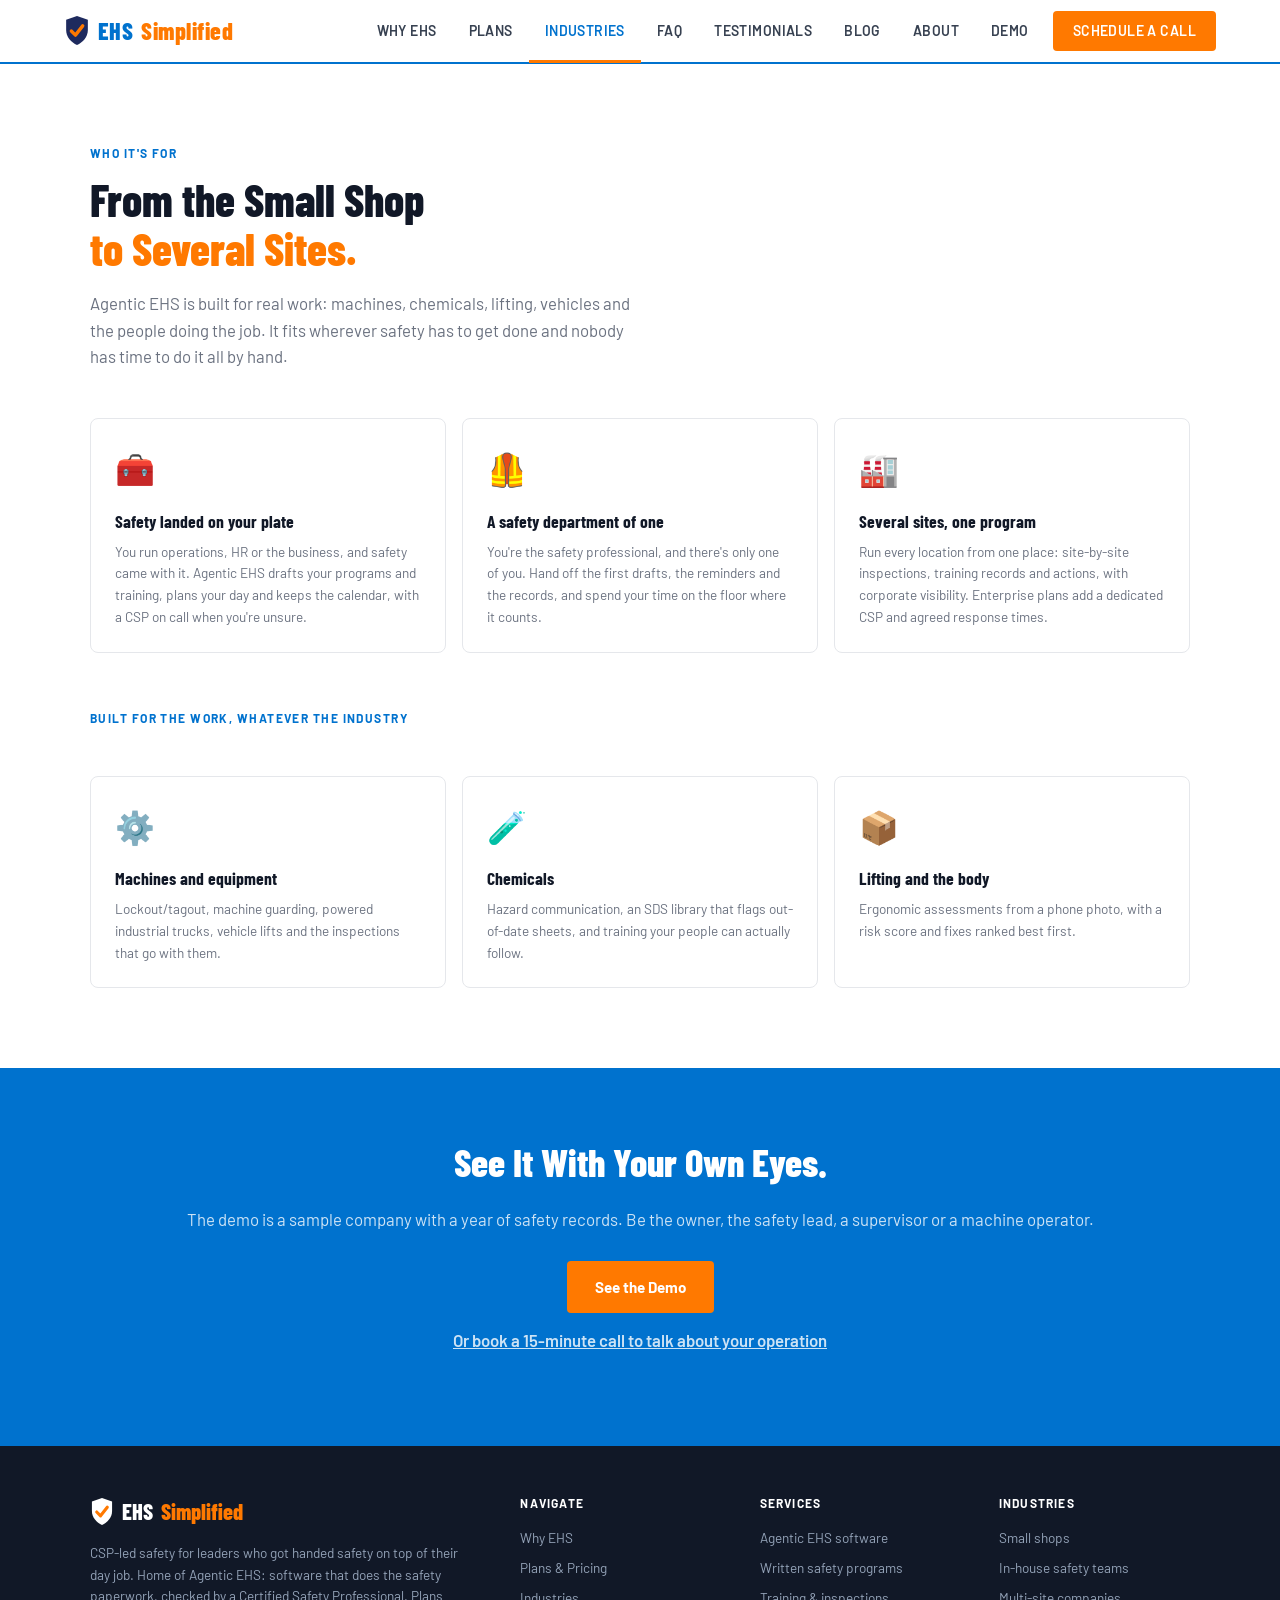
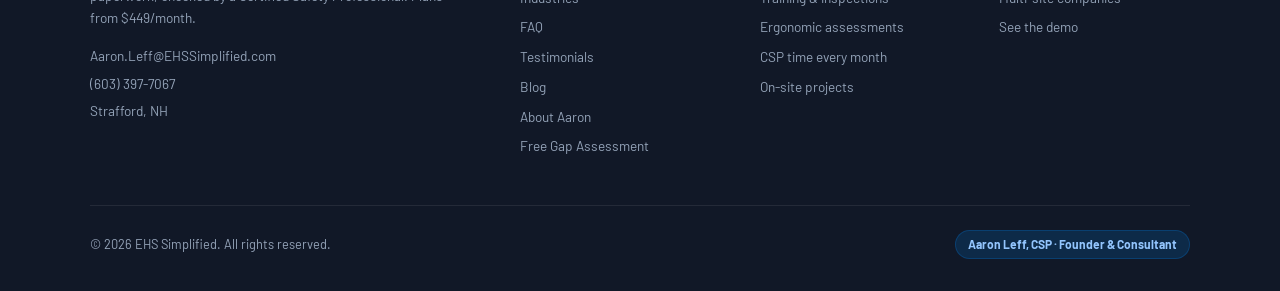
<file: industries.html>
<!DOCTYPE html>
<html lang="en">
<head>
  <meta charset="UTF-8" />
  <meta name="viewport" content="width=device-width, initial-scale=1.0" />
  <title>Who It's For: Small Shops to Multi-Site Companies | EHS Simplified</title>
  <meta name="description" content="Agentic EHS works for a small shop where safety landed on a manager, an in-house safety professional running a department of one, and companies with several sites. CSP-led, every feature on every plan." />
  <meta name="keywords" content="small business safety consultant, safety program software, OSHA compliance for small business, lockout tagout program, hazard communication, ergonomic assessment, office safety, multi-site safety program" />
  <meta property="og:title" content="Who It's For: Small Shops to Multi-Site Companies | EHS Simplified"|content="Who It's For: Small Shops to Multi-Site Companies | EHS Simplified" />
  <meta property="og:description" content="Agentic EHS works wherever safety has to get done: a small shop, an office, a department of one, or several sites. CSP-led, every feature on every plan." />
  <meta property="og:type" content="website" />
  <meta property="og:url" content="https://www.ehssimplified.com/industries.html" />
  <link rel="canonical" href="https://www.ehssimplified.com/industries.html" />
  <link rel="llms" type="text/plain" href="/llms.txt" />
  <script async src="https://www.googletagmanager.com/gtag/js?id=G-HJF1YPC4KT"></script>
  <script>window.dataLayer=window.dataLayer||[];function gtag(){dataLayer.push(arguments);}gtag('js',new Date());gtag('config','G-HJF1YPC4KT');</script>
  <link rel="preconnect" href="https://fonts.googleapis.com" />
  <link rel="preconnect" href="https://fonts.gstatic.com" crossorigin />
  <link href="https://fonts.googleapis.com/css2?family=Barlow+Condensed:wght@600;700;800&family=Barlow:wght@400;500;600&display=swap" rel="stylesheet" />
  <link rel="icon" href="/img/ehs-simplified-mark.svg" type="image/svg+xml" />
  <link rel="stylesheet" href="styles.css" />
  <script type="text/javascript">(function(c,l,a,r,i,t,y){c[a]=c[a]||function(){(c[a].q=c[a].q||[]).push(arguments)};t=l.createElement(r);t.async=1;t.src="https://www.clarity.ms/tag/"+i;y=l.getElementsByTagName(r)[0];y.parentNode.insertBefore(t,y);})(window,document,"clarity","script","wr5b1aij5e");</script>
</head>
<body>

<nav class="nav">
  <a class="nav-logo" href="index.html"><img src="/img/ehs-simplified-mark.svg" alt="" width="26" height="31">EHS <span>Simplified</span></a>
  <a class="nav-mobile-cta" href="https://demo.agentic-ehs.com" target="_blank" rel="noopener">See the demo</a>
  <ul class="nav-links">
    <li><a href="index.html">Why EHS</a></li>
    <li><a href="plans.html">Plans</a></li>
    <li><a href="industries.html" class="active">Industries</a></li>
    <li><a href="faq.html">FAQ</a></li>
    <li><a href="testimonials.html">Testimonials</a></li>
    <li><a href="blog.html">Blog</a></li>
    <li><a href="about.html">About</a></li>
    <li><a href="https://demo.agentic-ehs.com" target="_blank" rel="noopener">Demo</a></li>
    <li><a href="https://calendly.com/aaron-leff-ehssimplified/30min" target="_blank" class="nav-cta">Schedule a Call</a></li>
  </ul>
</nav>

<section>
  <div class="section-inner">
    <div class="section-label">Who It's For</div>
    <h1 class="section-title">From the Small Shop<br><span>to Several Sites.</span></h1>
    <p class="section-sub">Agentic EHS is built for real work: machines, chemicals, lifting, vehicles and the people doing the job. It fits wherever safety has to get done and nobody has time to do it all by hand.</p>
    <div class="industries-grid">
      <div class="industry-card">
        <div class="industry-icon">🧰</div>
        <h3>Safety landed on your plate</h3>
        <p>You run operations, HR or the business, and safety came with it. Agentic EHS drafts your programs and training, plans your day and keeps the calendar, with a CSP on call when you're unsure.</p>
      </div>
      <div class="industry-card">
        <div class="industry-icon">🦺</div>
        <h3>A safety department of one</h3>
        <p>You're the safety professional, and there's only one of you. Hand off the first drafts, the reminders and the records, and spend your time on the floor where it counts.</p>
      </div>
      <div class="industry-card">
        <div class="industry-icon">🏭</div>
        <h3>Several sites, one program</h3>
        <p>Run every location from one place: site-by-site inspections, training records and actions, with corporate visibility. Enterprise plans add a dedicated CSP and agreed response times.</p>
      </div>
    </div>

    <div class="section-label" style="margin-top:56px;">Built for the work, whatever the industry</div>
    <div class="industries-grid">
      <div class="industry-card">
        <div class="industry-icon">⚙️</div>
        <h3>Machines and equipment</h3>
        <p>Lockout/tagout, machine guarding, powered industrial trucks, vehicle lifts and the inspections that go with them.</p>
      </div>
      <div class="industry-card">
        <div class="industry-icon">🧪</div>
        <h3>Chemicals</h3>
        <p>Hazard communication, an SDS library that flags out-of-date sheets, and training your people can actually follow.</p>
      </div>
      <div class="industry-card">
        <div class="industry-icon">📦</div>
        <h3>Lifting and the body</h3>
        <p>Ergonomic assessments from a phone photo, with a risk score and fixes ranked best first.</p>
      </div>
    </div>
  </div>
</section>

<div class="cta-band">
  <h2>See It With Your Own Eyes.</h2>
  <p>The demo is a sample company with a year of safety records. Be the owner, the safety lead, a supervisor or a machine operator.</p>
  <a href="https://demo.agentic-ehs.com" target="_blank" rel="noopener" class="btn-primary">See the Demo</a>
  <p class="cta-band-sub"><a href="https://calendly.com/aaron-leff-ehssimplified/30min" target="_blank" rel="noopener">Or book a 15-minute call to talk about your operation</a></p>
</div>

<footer>
  <div class="footer-inner">
    <div class="footer-top">
      <div>
        <div class="footer-logo"><img src="/img/ehs-simplified-mark-white.svg" alt="" width="24" height="29">EHS <span>Simplified</span></div>
        <p class="footer-tagline">CSP-led safety for leaders who got handed safety on top of their day job. Home of Agentic EHS: software that does the safety paperwork, checked by a Certified Safety Professional. Plans from $449/month.</p>
        <div class="footer-contact">
          <a href="mailto:Aaron.Leff@EHSSimplified.com">Aaron.Leff@EHSSimplified.com</a>
          <a href="tel:6033977067">(603) 397-7067</a>
          <a>Strafford, NH</a>
        </div>
      </div>
      <div class="footer-col">
        <h4>Navigate</h4>
        <a href="index.html">Why EHS</a>
        <a href="plans.html">Plans &amp; Pricing</a>
        <a href="industries.html">Industries</a>
        <a href="faq.html">FAQ</a>
        <a href="testimonials.html">Testimonials</a>
        <a href="blog.html">Blog</a>
        <a href="about.html">About Aaron</a>
        <a href="gap-assessment.html">Free Gap Assessment</a>
      </div>
      <div class="footer-col">
        <h4>Services</h4>
        <a href="plans.html">Agentic EHS software</a>
        <a href="plans.html">Written safety programs</a>
        <a href="plans.html">Training &amp; inspections</a>
        <a href="plans.html">Ergonomic assessments</a>
        <a href="plans.html">CSP time every month</a>
        <a href="https://calendly.com/aaron-leff-ehssimplified/30min" target="_blank" rel="noopener">On-site projects</a>
      </div>
      <div class="footer-col">
        <h4>Industries</h4>
        <a href="industries.html">Small shops</a>
        <a href="industries.html">In-house safety teams</a>
        <a href="industries.html">Multi-site companies</a>
        <a href="https://demo.agentic-ehs.com" target="_blank" rel="noopener">See the demo</a>
      </div>
    </div>
    <div class="footer-bottom">
      <span>© 2026 EHS Simplified. All rights reserved.</span>
      <span class="footer-csp">Aaron Leff, CSP · Founder &amp; Consultant</span>
    </div>
  </div>
</footer>

<script type="text/javascript">
  window.omnisend = window.omnisend || [];
  omnisend.push(["brandID", "6a402bcdcf34331db96b843b"]);
  omnisend.push(["track", "$pageViewed"]);
  !function(){var e=document.createElement("script");e.type="text/javascript",e.async=!0,e.src="https://omnisnippet1.com/inshop/launcher-v2.js";var t=document.getElementsByTagName("script")[0];t.parentNode.insertBefore(e,t)}();
</script>

</body>
</html>
</file>
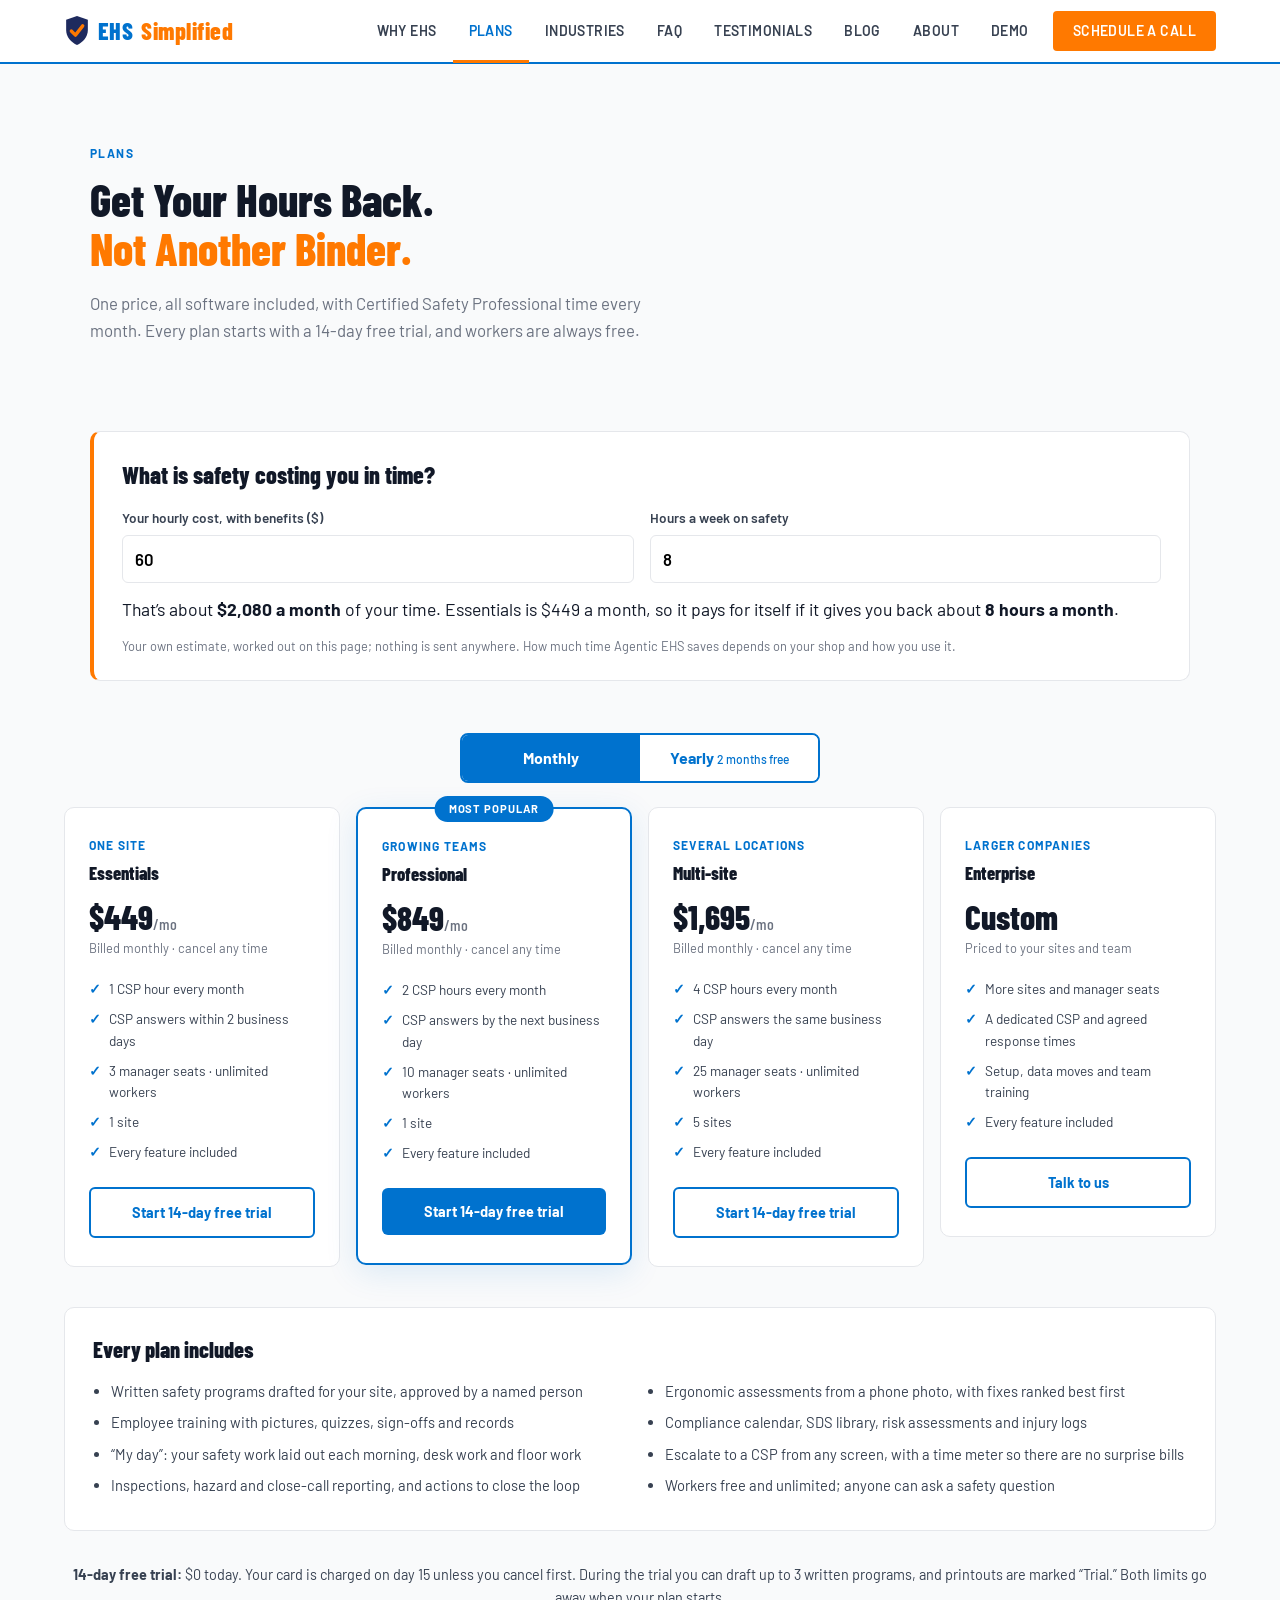
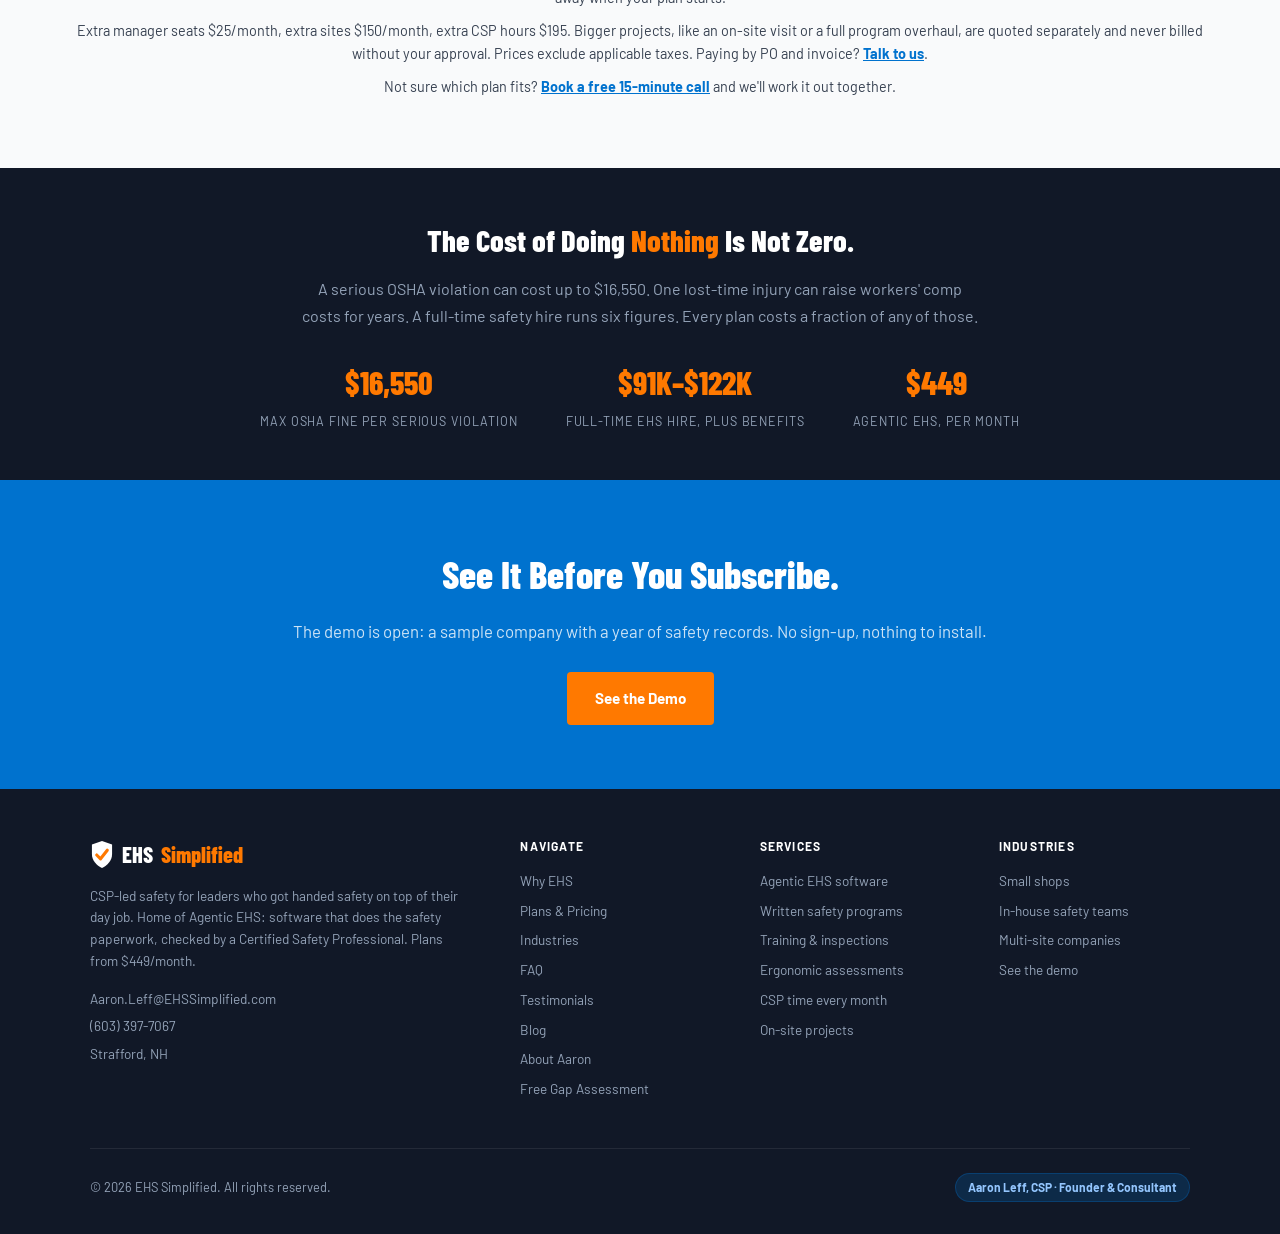
<file: plans.html>
<!DOCTYPE html>
<html lang="en">
<head>
  <meta charset="UTF-8" />
  <meta name="viewport" content="width=device-width, initial-scale=1.0" />
  <title>Plans &amp; Pricing: Agentic EHS With CSP Time Included | EHS Simplified</title>
  <meta name="description" content="Agentic EHS plans from $449/month: safety programs, training, inspections and ergonomics, with Certified Safety Professional time every month. 14-day free trial; workers always free." />
  <meta name="keywords" content="fractional EHS manager, EHS consulting pricing, outsourced safety department, OSHA compliance consulting cost, CSP consulting, safety program management, remote EHS manager, OSHA compliance gap assessment, written safety programs, 6S safety" />
  <meta property="og:title" content="Plans &amp; Pricing | Agentic EHS by EHS Simplified" />
  <meta property="og:description" content="One price, all software included, with CSP time every month. Essentials $449, Professional $849, Multi-site $1,695, Enterprise custom. 14-day free trial." />
  <meta property="og:type" content="website" />
  <meta property="og:url" content="https://www.ehssimplified.com/plans.html" />
  <link rel="canonical" href="https://www.ehssimplified.com/plans.html" />
  <link rel="llms" type="text/plain" href="/llms.txt" />
  <script async src="https://www.googletagmanager.com/gtag/js?id=G-HJF1YPC4KT"></script>
  <script>window.dataLayer=window.dataLayer||[];function gtag(){dataLayer.push(arguments);}gtag('js',new Date());gtag('config','G-HJF1YPC4KT');</script>
  <link rel="preconnect" href="https://fonts.googleapis.com" />
  <link rel="preconnect" href="https://fonts.gstatic.com" crossorigin />
  <link href="https://fonts.googleapis.com/css2?family=Barlow+Condensed:wght@600;700;800&family=Barlow:wght@400;500;600&display=swap" rel="stylesheet" />
  <link rel="icon" href="/img/ehs-simplified-mark.svg" type="image/svg+xml" />
  <link rel="stylesheet" href="styles.css" />
  <script type="text/javascript">(function(c,l,a,r,i,t,y){c[a]=c[a]||function(){(c[a].q=c[a].q||[]).push(arguments)};t=l.createElement(r);t.async=1;t.src="https://www.clarity.ms/tag/"+i;y=l.getElementsByTagName(r)[0];y.parentNode.insertBefore(t,y);})(window,document,"clarity","script","wr5b1aij5e");</script>
  <style>
    /* ── Value bar ── */
    .value-bar {
      background: var(--dark);
      color: var(--white);
      padding: 48px 5%;
      text-align: center;
    }
    .value-bar h2 {
      font-family: var(--font-display);
      font-size: clamp(1.4rem, 3vw, 1.9rem);
      font-weight: 800;
      color: var(--white);
      margin-bottom: 10px;
    }
    .value-bar h2 span { color: var(--orange); }
    .value-bar p {
      font-size: 1rem;
      color: #94A3B8;
      max-width: 680px;
      margin: 0 auto 28px;
      line-height: 1.7;
    }
    .value-stats {
      display: flex;
      justify-content: center;
      gap: 48px;
      flex-wrap: wrap;
    }
    .value-stat-num {
      font-family: var(--font-display);
      font-size: 2rem;
      font-weight: 800;
      color: var(--orange);
    }
    .value-stat-label {
      font-size: 0.78rem;
      color: #94A3B8;
      text-transform: uppercase;
      letter-spacing: 0.07em;
      margin-top: 4px;
    }

    /* ── Journey section ── */
    .journey-section {
      background: var(--white);
      padding: 72px 5%;
      border-bottom: 1px solid var(--border);
    }
    .journey-inner {
      max-width: 1150px;
      margin: 0 auto;
    }
    .journey-track {
      display: grid;
      grid-template-columns: repeat(5, 1fr);
      gap: 0;
      margin-top: 48px;
      position: relative;
    }
    .journey-track::before {
      content: '';
      position: absolute;
      top: 28px;
      left: 10%;
      right: 10%;
      height: 3px;
      background: linear-gradient(to right, var(--blue), var(--orange));
      z-index: 0;
    }
    .journey-step {
      text-align: center;
      padding: 0 12px;
      position: relative;
      z-index: 1;
    }
    .journey-dot {
      width: 56px;
      height: 56px;
      border-radius: 50%;
      background: var(--white);
      border: 3px solid var(--blue);
      display: flex;
      align-items: center;
      justify-content: center;
      margin: 0 auto 16px;
      font-family: var(--font-display);
      font-size: 1.1rem;
      font-weight: 800;
      color: var(--blue);
    }
    .journey-step.current .journey-dot {
      background: var(--blue);
      color: var(--white);
    }
    .journey-phase {
      font-size: 0.7rem;
      font-weight: 700;
      letter-spacing: 0.1em;
      text-transform: uppercase;
      color: var(--orange);
      margin-bottom: 6px;
    }
    .journey-title {
      font-family: var(--font-display);
      font-size: 1rem;
      font-weight: 800;
      color: var(--dark);
      margin-bottom: 6px;
    }
    .journey-desc {
      font-size: 0.78rem;
      color: var(--muted);
      line-height: 1.5;
    }
    .journey-note {
      background: var(--blue-light);
      border-left: 4px solid var(--blue);
      border-radius: 0 6px 6px 0;
      padding: 16px 20px;
      margin-top: 40px;
      font-size: 0.9rem;
      color: var(--mid);
      line-height: 1.6;
    }
    .journey-note strong { color: var(--blue); }

    /* ── Deliverable badge inside card ── */
    .deliverable-section {
      background: var(--blue-light);
      border-radius: 6px;
      padding: 12px 14px;
      margin: 14px 0;
    }
    .deliverable-label {
      font-size: 0.7rem;
      font-weight: 700;
      letter-spacing: 0.1em;
      text-transform: uppercase;
      color: var(--blue);
      margin-bottom: 8px;
    }
    .deliverable-item {
      font-size: 0.8rem;
      font-weight: 600;
      color: var(--dark);
      display: flex;
      align-items: flex-start;
      gap: 6px;
      margin-bottom: 5px;
      line-height: 1.4;
    }
    .deliverable-item::before {
      content: "✦";
      color: var(--orange);
      font-size: 0.6rem;
      margin-top: 3px;
      flex-shrink: 0;
    }

    /* ── Consulting discount badge ── */
    .consulting-badge {
      display: inline-flex;
      align-items: center;
      gap: 6px;
      background: var(--dark);
      color: var(--white);
      border-radius: 4px;
      padding: 5px 10px;
      font-size: 0.74rem;
      font-weight: 700;
      margin: 8px 0 14px;
      letter-spacing: 0.03em;
    }
    .consulting-badge span { color: var(--orange); }

    /* ── FAQ section ── */
    .faq-section {
      background: var(--bg);
      padding: 72px 5%;
    }
    .faq-inner {
      max-width: 760px;
      margin: 0 auto;
    }
    .faq-item {
      border-bottom: 1px solid var(--border);
      padding: 22px 0;
    }
    .faq-q {
      font-family: var(--font-display);
      font-size: 1.1rem;
      font-weight: 700;
      color: var(--dark);
      margin-bottom: 8px;
    }
    .faq-a {
      font-size: 0.92rem;
      color: var(--mid);
      line-height: 1.7;
    }

    /* ── Compare band ── */
    .compare-band {
      background: var(--white);
      border-top: 1px solid var(--border);
      border-bottom: 1px solid var(--border);
      padding: 40px 5%;
      text-align: center;
    }
    .compare-band h3 {
      font-family: var(--font-display);
      font-size: 1.5rem;
      font-weight: 800;
      color: var(--dark);
      margin-bottom: 10px;
    }
    .compare-band h3 span { color: var(--blue); }
    .compare-band p {
      font-size: 1rem;
      color: var(--mid);
      max-width: 640px;
      margin: 0 auto;
      line-height: 1.6;
    }

    /* ── Pricing grid: 4 plans ── */
    .pricing-grid {
      grid-template-columns: repeat(4, 1fr);
      gap: 16px;
    }
    .pricing-name { font-size: 1.15rem; }
    .pricing-price { font-size: 2.1rem; }

    @media (max-width: 1100px) {
      .pricing-grid { grid-template-columns: repeat(2, 1fr); }
    }
    @media (max-width: 700px) {
      .pricing-grid { grid-template-columns: 1fr; }
    }

    @media (max-width: 768px) {
      .journey-track { grid-template-columns: 1fr 1fr; gap: 32px; }
      .journey-track::before { display: none; }
    }
    @media (max-width: 480px) {
      .journey-track { grid-template-columns: 1fr; }
    }
  </style>
</head>
<body>

<nav class="nav">
  <a class="nav-logo" href="index.html"><img src="/img/ehs-simplified-mark.svg" alt="" width="26" height="31">EHS <span>Simplified</span></a>
  <a class="nav-mobile-cta" href="https://demo.agentic-ehs.com" target="_blank" rel="noopener">See the demo</a>
  <ul class="nav-links">
    <li><a href="index.html">Why EHS</a></li>
    <li><a href="plans.html" class="active">Plans</a></li>
    <li><a href="industries.html">Industries</a></li>
    <li><a href="faq.html">FAQ</a></li>
    <li><a href="testimonials.html">Testimonials</a></li>
    <li><a href="blog.html">Blog</a></li>
    <li><a href="about.html">About</a></li>
    <li><a href="https://demo.agentic-ehs.com" target="_blank" rel="noopener">Demo</a></li>
    <li><a href="https://calendly.com/aaron-leff-ehssimplified/30min" target="_blank" class="nav-cta">Schedule a Call</a></li>
  </ul>
</nav>

<!-- Page Header -->
<section class="pricing">
  <div class="section-inner">
    <div class="section-label">Plans</div>
    <h1 class="section-title">Get Your Hours Back.<br><span>Not Another Binder.</span></h1>
    <p class="section-sub">One price, all software included, with Certified Safety Professional time every month. Every plan starts with a 14-day free trial, and workers are always free.</p>
  </div>
</section>

<!-- Time calculator -->
<section class="time-calc-section" id="time-calc">
  <div class="section-inner">
    <div class="time-calc">
      <h2>What is safety costing you in time?</h2>
      <div class="time-calc-fields">
        <label>Your hourly cost, with benefits ($)<input id="tc-rate" type="number" inputmode="decimal" min="1" max="500" value="60"></label>
        <label>Hours a week on safety<input id="tc-hours" type="number" inputmode="decimal" min="1" max="60" value="8"></label>
      </div>
      <p class="time-calc-out" id="tc-out" aria-live="polite"></p>
      <p class="time-calc-note">Your own estimate, worked out on this page; nothing is sent anywhere. How much time Agentic EHS saves depends on your shop and how you use it.</p>
    </div>
  </div>
</section>

<!-- Plans -->
<section style="background:var(--bg);padding:20px 5% 60px;">
  <div class="billing-toggle" role="group" aria-label="Billing">
    <button type="button" class="on" data-billing="month" aria-pressed="true">Monthly</button>
    <button type="button" data-billing="year" aria-pressed="false">Yearly <small>2 months free</small></button>
  </div>
  <div class="pricing-grid" style="max-width:1200px;margin:24px auto 0;">
    <div class="pricing-card">
      <div class="pricing-tier">One site</div>
      <div class="pricing-name">Essentials</div>
      <div class="pricing-price" data-month="$449" data-year="$4,490">$449<span class="per">/mo</span></div>
      <div class="pricing-period" data-month="Billed monthly · cancel any time" data-year="Billed yearly · 2 months free">Billed monthly · cancel any time</div>
      <ul class="pricing-features"><li>1 CSP hour every month</li><li>CSP answers within 2 business days</li><li>3 manager seats · unlimited workers</li><li>1 site</li><li>Every feature included</li></ul>
      <a href="https://app.agentic-ehs.com/start" class="pricing-btn pricing-btn-outline">Start 14-day free trial</a>
    </div>
    <div class="pricing-card popular">
      <div class="popular-badge">Most popular</div>
      <div class="pricing-tier">Growing teams</div>
      <div class="pricing-name">Professional</div>
      <div class="pricing-price" data-month="$849" data-year="$8,490">$849<span class="per">/mo</span></div>
      <div class="pricing-period" data-month="Billed monthly · cancel any time" data-year="Billed yearly · 2 months free">Billed monthly · cancel any time</div>
      <ul class="pricing-features"><li>2 CSP hours every month</li><li>CSP answers by the next business day</li><li>10 manager seats · unlimited workers</li><li>1 site</li><li>Every feature included</li></ul>
      <a href="https://app.agentic-ehs.com/start" class="pricing-btn pricing-btn-filled">Start 14-day free trial</a>
    </div>
    <div class="pricing-card">
      <div class="pricing-tier">Several locations</div>
      <div class="pricing-name">Multi-site</div>
      <div class="pricing-price" data-month="$1,695" data-year="$16,950">$1,695<span class="per">/mo</span></div>
      <div class="pricing-period" data-month="Billed monthly · cancel any time" data-year="Billed yearly · 2 months free">Billed monthly · cancel any time</div>
      <ul class="pricing-features"><li>4 CSP hours every month</li><li>CSP answers the same business day</li><li>25 manager seats · unlimited workers</li><li>5 sites</li><li>Every feature included</li></ul>
      <a href="https://app.agentic-ehs.com/start" class="pricing-btn pricing-btn-outline">Start 14-day free trial</a>
    </div>
    <div class="pricing-card">
      <div class="pricing-tier">Larger companies</div>
      <div class="pricing-name">Enterprise</div>
      <div class="pricing-price">Custom</div>
      <div class="pricing-period">Priced to your sites and team</div>
      <ul class="pricing-features"><li>More sites and manager seats</li><li>A dedicated CSP and agreed response times</li><li>Setup, data moves and team training</li><li>Every feature included</li></ul>
      <a href="https://calendly.com/aaron-leff-ehssimplified/30min" target="_blank" rel="noopener" class="pricing-btn pricing-btn-outline">Talk to us</a>
    </div>
  </div>
  <div class="plan-included" style="max-width:1200px;margin:40px auto 0;">
    <h2>Every plan includes</h2>
    <ul>
      <li>Written safety programs drafted for your site, approved by a named person</li>
      <li>Employee training with pictures, quizzes, sign-offs and records</li>
      <li>“My day”: your safety work laid out each morning, desk work and floor work</li>
      <li>Inspections, hazard and close-call reporting, and actions to close the loop</li>
      <li>Ergonomic assessments from a phone photo, with fixes ranked best first</li>
      <li>Compliance calendar, SDS library, risk assessments and injury logs</li>
      <li>Escalate to a CSP from any screen, with a time meter so there are no surprise bills</li>
      <li>Workers free and unlimited; anyone can ask a safety question</li>
    </ul>
  </div>
  <div class="pricing-note" style="max-width:1200px;margin:32px auto 0;">
    <p><strong>14-day free trial:</strong> $0 today. Your card is charged on day 15 unless you cancel first. During the trial you can draft up to 3 written programs, and printouts are marked “Trial.” Both limits go away when your plan starts.</p>
    <p>Extra manager seats $25/month, extra sites $150/month, extra CSP hours $195. Bigger projects, like an on-site visit or a full program overhaul, are quoted separately and never billed without your approval. Prices exclude applicable taxes. Paying by PO and invoice? <a href="https://calendly.com/aaron-leff-ehssimplified/30min" target="_blank" rel="noopener">Talk to us</a>.</p>
    <p>Not sure which plan fits? <a href="https://calendly.com/aaron-leff-ehssimplified/30min" target="_blank" rel="noopener">Book a free 15-minute call</a> and we'll work it out together.</p>
  </div>
</section>

<!-- Value context bar -->
<div class="value-bar">
  <h2>The Cost of Doing <span>Nothing</span> Is Not Zero.</h2>
  <p>A serious OSHA violation can cost up to $16,550. One lost-time injury can raise workers' comp costs for years. A full-time safety hire runs six figures. Every plan costs a fraction of any of those.</p>
  <div class="value-stats">
    <div><div class="value-stat-num">$16,550</div><div class="value-stat-label">Max OSHA fine per serious violation</div></div>
    <div><div class="value-stat-num">$91K–$122K</div><div class="value-stat-label">Full-time EHS hire, plus benefits</div></div>
    <div><div class="value-stat-num">$449</div><div class="value-stat-label">Agentic EHS, per month</div></div>
  </div>
</div>

<div class="cta-band">
  <h2>See It Before You Subscribe.</h2>
  <p>The demo is open: a sample company with a year of safety records. No sign-up, nothing to install.</p>
  <a href="https://demo.agentic-ehs.com" target="_blank" rel="noopener" class="btn-primary">See the Demo</a>
</div>

<script>
(function () {
  var rate = document.getElementById('tc-rate'), hours = document.getElementById('tc-hours'), out = document.getElementById('tc-out');
  function money(n) { return '$' + Math.round(n).toLocaleString('en-US'); }
  function calc() {
    var r = Math.min(Number(rate.value) || 0, 500), h = Math.min(Number(hours.value) || 0, 60);
    if (r <= 0 || h <= 0) { out.textContent = ''; return; }
    var monthly = r * h * 52 / 12, back = Math.ceil(449 / r);
    out.innerHTML = 'That\u2019s about <strong>' + money(monthly) + ' a month</strong> of your time. Essentials is $449 a month, so it pays for itself if it gives you back about <strong>' + back + ' hours a month</strong>.';
  }
  rate.addEventListener('input', calc); hours.addEventListener('input', calc); calc();
  var btns = document.querySelectorAll('[data-billing]');
  btns.forEach(function (b) {
    b.addEventListener('click', function () {
      var k = b.getAttribute('data-billing');
      btns.forEach(function (x) { var on = x === b; x.classList.toggle('on', on); x.setAttribute('aria-pressed', on ? 'true' : 'false'); });
      document.querySelectorAll('.pricing-price[data-month]').forEach(function (p) { p.firstChild.nodeValue = p.getAttribute('data-' + k); p.querySelector('.per').textContent = k === 'year' ? '/yr' : '/mo'; });
      document.querySelectorAll('.pricing-period[data-month]').forEach(function (p) { p.textContent = p.getAttribute('data-' + k); });
    });
  });
})();
</script>

<footer>
  <div class="footer-inner">
    <div class="footer-top">
      <div>
        <div class="footer-logo"><img src="/img/ehs-simplified-mark-white.svg" alt="" width="24" height="29">EHS <span>Simplified</span></div>
        <p class="footer-tagline">CSP-led safety for leaders who got handed safety on top of their day job. Home of Agentic EHS: software that does the safety paperwork, checked by a Certified Safety Professional. Plans from $449/month.</p>
        <div class="footer-contact">
          <a href="mailto:Aaron.Leff@EHSSimplified.com">Aaron.Leff@EHSSimplified.com</a>
          <a href="tel:6033977067">(603) 397-7067</a>
          <a>Strafford, NH</a>
        </div>
      </div>
      <div class="footer-col">
        <h4>Navigate</h4>
        <a href="index.html">Why EHS</a>
        <a href="plans.html">Plans &amp; Pricing</a>
        <a href="industries.html">Industries</a>
        <a href="faq.html">FAQ</a>
        <a href="testimonials.html">Testimonials</a>
        <a href="blog.html">Blog</a>
        <a href="about.html">About Aaron</a>
        <a href="gap-assessment.html">Free Gap Assessment</a>
      </div>
      <div class="footer-col">
        <h4>Services</h4>
        <a href="plans.html">Agentic EHS software</a>
        <a href="plans.html">Written safety programs</a>
        <a href="plans.html">Training &amp; inspections</a>
        <a href="plans.html">Ergonomic assessments</a>
        <a href="plans.html">CSP time every month</a>
        <a href="https://calendly.com/aaron-leff-ehssimplified/30min" target="_blank" rel="noopener">On-site projects</a>
      </div>
      <div class="footer-col">
        <h4>Industries</h4>
        <a href="industries.html">Small shops</a>
        <a href="industries.html">In-house safety teams</a>
        <a href="industries.html">Multi-site companies</a>
        <a href="https://demo.agentic-ehs.com" target="_blank" rel="noopener">See the demo</a>
      </div>
    </div>
    <div class="footer-bottom">
      <span>© 2026 EHS Simplified. All rights reserved.</span>
      <span class="footer-csp">Aaron Leff, CSP · Founder &amp; Consultant</span>
    </div>
  </div>
</footer>

<script type="text/javascript">
  window.omnisend = window.omnisend || [];
  omnisend.push(["brandID", "6a402bcdcf34331db96b843b"]);
  omnisend.push(["track", "$pageViewed"]);
  !function(){var e=document.createElement("script");e.type="text/javascript",e.async=!0,e.src="https://omnisnippet1.com/inshop/launcher-v2.js";var t=document.getElementsByTagName("script")[0];t.parentNode.insertBefore(e,t)}();
</script>

</body>
</html>
</file>
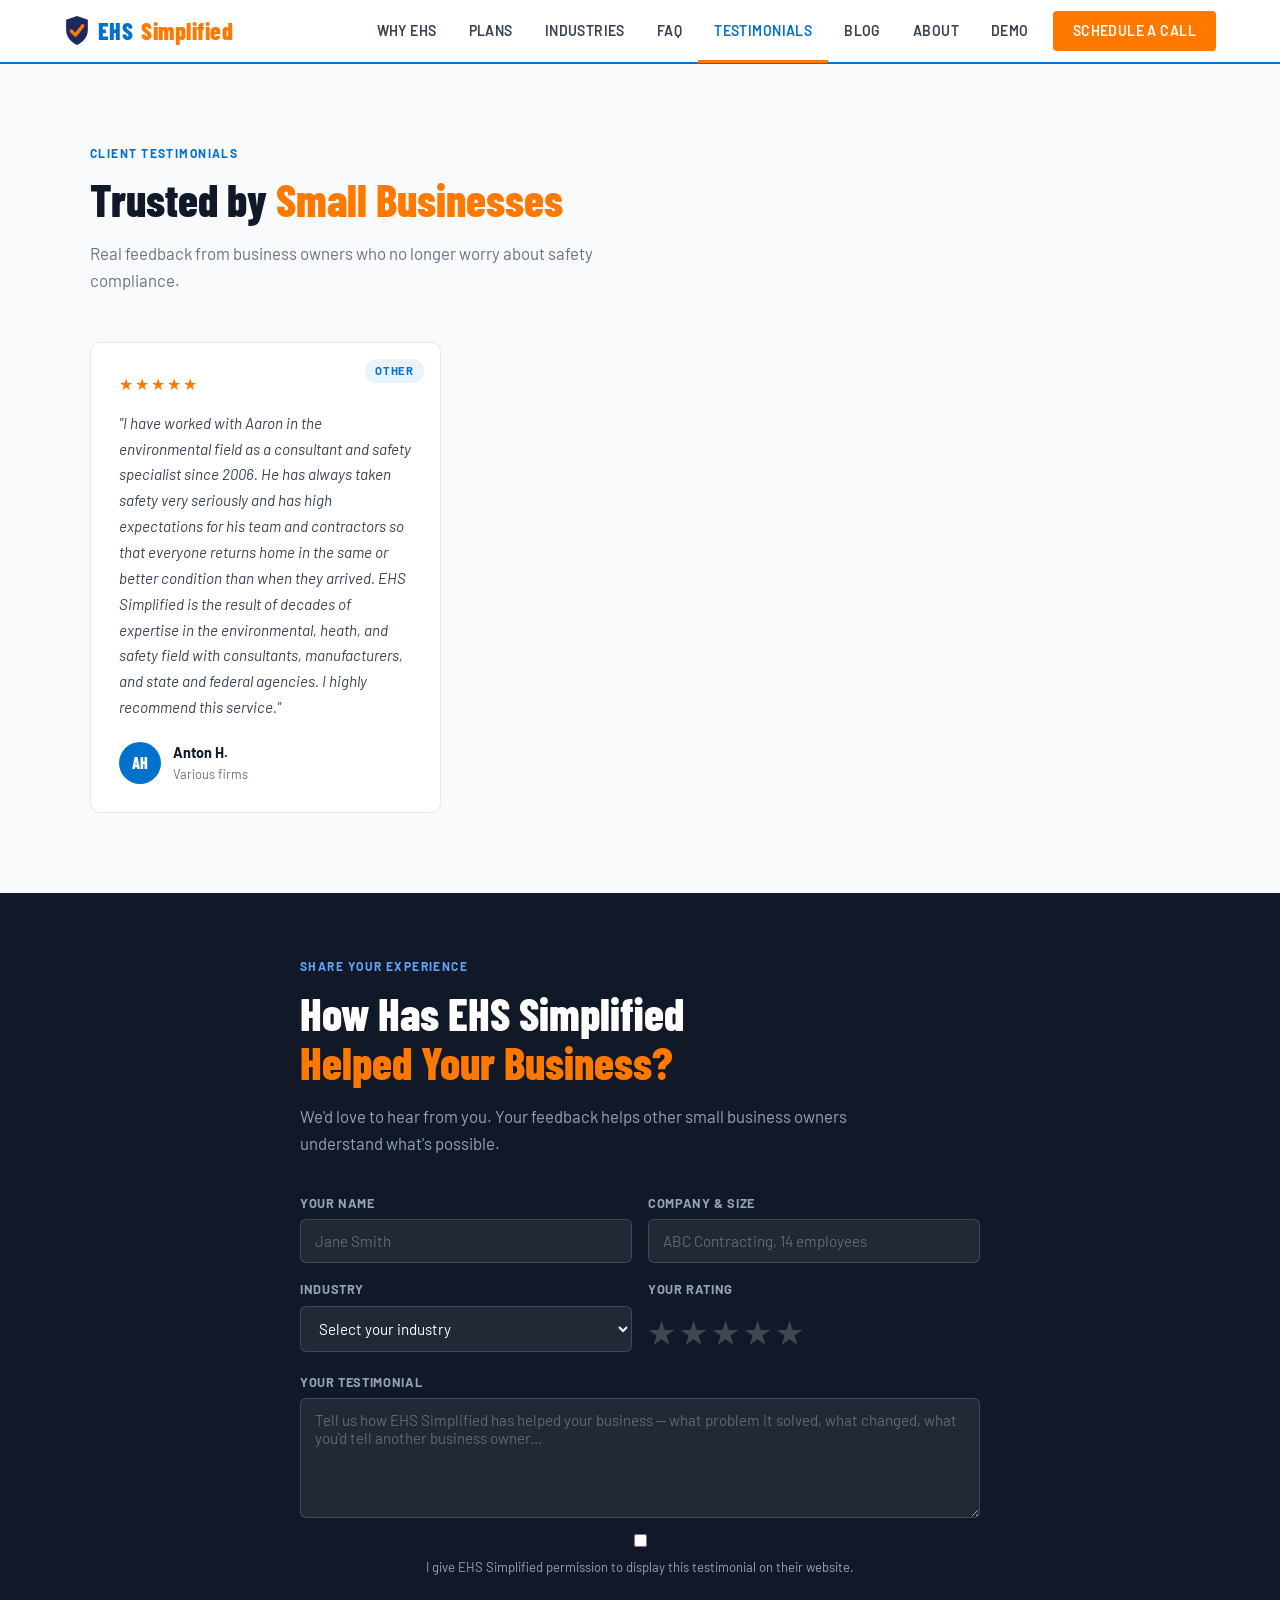
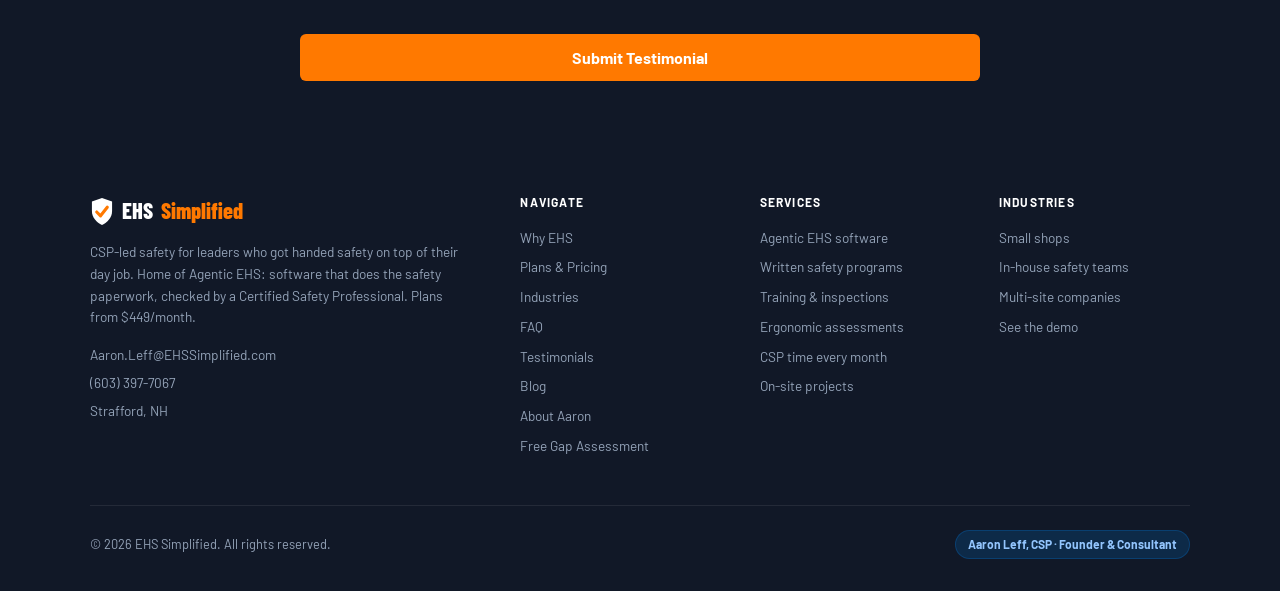
<file: testimonials.html>
<!DOCTYPE html>
<html lang="en">
<head>
  <meta charset="UTF-8" />
  <meta name="viewport" content="width=device-width, initial-scale=1.0" />
  <title>Client Testimonials | EHS Simplified</title>
  <meta name="description" content="See what small business owners say about EHS Simplified. Real feedback from small businesses that rely on EHS Simplified and Agentic EHS." />
  <meta name="keywords" content="EHS Simplified reviews, Agentic EHS testimonials, small business safety program reviews" />
  <meta property="og:title" content="Client Testimonials | EHS Simplified" />
  <meta property="og:description" content="Real feedback from small business owners who no longer worry about safety compliance." />
  <meta property="og:type" content="website" />
  <meta property="og:url" content="https://www.ehssimplified.com/testimonials.html" />
  <link rel="canonical" href="https://www.ehssimplified.com/testimonials.html" />
  <link rel="llms" type="text/plain" href="/llms.txt" />
  <script async src="https://www.googletagmanager.com/gtag/js?id=G-HJF1YPC4KT"></script>
  <script>window.dataLayer=window.dataLayer||[];function gtag(){dataLayer.push(arguments);}gtag('js',new Date());gtag('config','G-HJF1YPC4KT');</script>
  <link rel="preconnect" href="https://fonts.googleapis.com" />
  <link rel="preconnect" href="https://fonts.gstatic.com" crossorigin />
  <link href="https://fonts.googleapis.com/css2?family=Barlow+Condensed:wght@600;700;800&family=Barlow:wght@400;500;600&display=swap" rel="stylesheet" />
  <link rel="icon" href="/img/ehs-simplified-mark.svg" type="image/svg+xml" />
  <link rel="stylesheet" href="styles.css" />
  <script type="text/javascript">(function(c,l,a,r,i,t,y){c[a]=c[a]||function(){(c[a].q=c[a].q||[]).push(arguments)};t=l.createElement(r);t.async=1;t.src="https://www.clarity.ms/tag/"+i;y=l.getElementsByTagName(r)[0];y.parentNode.insertBefore(t,y);})(window,document,"clarity","script","wr5b1aij5e");</script>
</head>
<body>

<nav class="nav">
  <a class="nav-logo" href="index.html"><img src="/img/ehs-simplified-mark.svg" alt="" width="26" height="31">EHS <span>Simplified</span></a>
  <a class="nav-mobile-cta" href="https://demo.agentic-ehs.com" target="_blank" rel="noopener">See the demo</a>
  <ul class="nav-links">
    <li><a href="index.html">Why EHS</a></li>
    <li><a href="plans.html">Plans</a></li>
    <li><a href="industries.html">Industries</a></li>
    <li><a href="faq.html">FAQ</a></li>
    <li><a href="testimonials.html" class="active">Testimonials</a></li>
    <li><a href="blog.html">Blog</a></li>
    <li><a href="about.html">About</a></li>
    <li><a href="https://demo.agentic-ehs.com" target="_blank" rel="noopener">Demo</a></li>
    <li><a href="https://calendly.com/aaron-leff-ehssimplified/30min" target="_blank" class="nav-cta">Schedule a Call</a></li>
  </ul>
</nav>

<section class="testimonials-page">
  <div class="section-inner">
    <div class="section-label">Client Testimonials</div>
    <h1 class="section-title">Trusted by <span>Small Businesses</span></h1>
    <p class="section-sub">Real feedback from business owners who no longer worry about safety compliance.</p>
    <div class="testimonials-grid" id="testimonials-grid">
      <div class="testimonial-card">
        <span class="testimonial-industry-tag">Other</span>
        <div class="testimonial-stars">★★★★★</div>
        <p class="testimonial-quote">"I have worked with Aaron in the environmental field as a consultant and safety specialist since 2006. He has always taken safety very seriously and has high expectations for his team and contractors so that everyone returns home in the same or better condition than when they arrived. EHS Simplified is the result of decades of expertise in the environmental, heath, and safety field with consultants, manufacturers, and state and federal agencies. I highly recommend this service."</p>
        <div class="testimonial-author">
          <div class="testimonial-avatar">AH</div>
          <div>
            <div class="testimonial-name">Anton H.</div>
            <div class="testimonial-company">Various firms</div>
          </div>
        </div>
      </div>
    </div>
  </div>
</section>

<!-- Submit Testimonial -->
<div class="submit-section">
  <div class="submit-inner">
    <div class="section-label" style="color:#60A5FA;">Share Your Experience</div>
    <h2 class="section-title">How Has EHS Simplified<br><span>Helped Your Business?</span></h2>
    <p class="section-sub">We'd love to hear from you. Your feedback helps other small business owners understand what's possible.</p>

   <form class="form-grid" id="testimonial-form"
      name="testimonials"
      method="POST"
      data-netlify="true"
      data-netlify-recaptcha="true"
      netlify-honeypot="bot-field">

      <!-- Netlify hidden fields -->
      <input type="hidden" name="form-name" value="testimonials" />
      <p style="display:none;"><input name="bot-field" /></p>

      <div class="form-group">
        <label for="t-name">Your Name</label>
        <input type="text" id="t-name" name="name" placeholder="Jane Smith" required />
      </div>
      <div class="form-group">
        <label for="t-company">Company &amp; Size</label>
        <input type="text" id="t-company" name="company" placeholder="ABC Contracting, 14 employees" />
      </div>
      <div class="form-group">
        <label for="t-industry">Industry</label>
        <select id="t-industry" name="industry">
          <option value="">Select your industry</option>
          <option>Construction &amp; Trades</option>
          <option>Manufacturing</option>
          <option>Hospitality &amp; Food Service</option>
          <option>Retail &amp; Warehousing</option>
          <option>Cannabis Operations</option>
          <option>HVAC / Plumbing / Electrical</option>
          <option>Other</option>
        </select>
      </div>
      <div class="form-group">
        <label>Your Rating</label>
        <div class="star-rating">
          <input type="radio" name="rating" id="star5" value="5" />
          <label for="star5" title="5 stars">★</label>
          <input type="radio" name="rating" id="star4" value="4" />
          <label for="star4" title="4 stars">★</label>
          <input type="radio" name="rating" id="star3" value="3" />
          <label for="star3" title="3 stars">★</label>
          <input type="radio" name="rating" id="star2" value="2" />
          <label for="star2" title="2 stars">★</label>
          <input type="radio" name="rating" id="star1" value="1" />
          <label for="star1" title="1 star">★</label>
        </div>
      </div>
      <div class="form-group full">
        <label for="t-quote">Your Testimonial</label>
        <textarea id="t-quote" name="testimonial" placeholder="Tell us how EHS Simplified has helped your business — what problem it solved, what changed, what you'd tell another business owner..." required></textarea>
      </div>
      <div class="form-group full" style="display:flex;align-items:center;gap:10px;">
        <input type="checkbox" id="t-consent" name="consent" style="width:auto;background:none;border:none;padding:0;" required />
        <label for="t-consent" style="font-size:0.82rem;text-transform:none;letter-spacing:0;color:#94A3B8;font-weight:400;">I give EHS Simplified permission to display this testimonial on their website.</label>
      </div>
      <div class="form-group full" data-netlify-recaptcha="true"></div>
      <div class="form-group full">
        <button type="submit" class="form-submit">Submit Testimonial</button>
      </div>
    </form>

    <div class="form-success" id="form-success" style="display:none;">
      <h3>Thank you! 🎉</h3>
      <p>Your testimonial has been received. After a quick review, we'll add it to the page. We truly appreciate you taking the time.</p>
    </div>
  </div>
</div>

<footer>
  <div class="footer-inner">
    <div class="footer-top">
      <div>
        <div class="footer-logo"><img src="/img/ehs-simplified-mark-white.svg" alt="" width="24" height="29">EHS <span>Simplified</span></div>
        <p class="footer-tagline">CSP-led safety for leaders who got handed safety on top of their day job. Home of Agentic EHS: software that does the safety paperwork, checked by a Certified Safety Professional. Plans from $449/month.</p>
        <div class="footer-contact">
          <a href="mailto:Aaron.Leff@EHSSimplified.com">Aaron.Leff@EHSSimplified.com</a>
          <a href="tel:6033977067">(603) 397-7067</a>
          <a>Strafford, NH</a>
        </div>
      </div>
      <div class="footer-col">
        <h4>Navigate</h4>
        <a href="index.html">Why EHS</a>
        <a href="plans.html">Plans &amp; Pricing</a>
        <a href="industries.html">Industries</a>
        <a href="faq.html">FAQ</a>
        <a href="testimonials.html">Testimonials</a>
        <a href="blog.html">Blog</a>
        <a href="about.html">About Aaron</a>
        <a href="gap-assessment.html">Free Gap Assessment</a>
      </div>
      <div class="footer-col">
        <h4>Services</h4>
        <a href="plans.html">Agentic EHS software</a>
        <a href="plans.html">Written safety programs</a>
        <a href="plans.html">Training &amp; inspections</a>
        <a href="plans.html">Ergonomic assessments</a>
        <a href="plans.html">CSP time every month</a>
        <a href="https://calendly.com/aaron-leff-ehssimplified/30min" target="_blank" rel="noopener">On-site projects</a>
      </div>
      <div class="footer-col">
        <h4>Industries</h4>
        <a href="industries.html">Small shops</a>
        <a href="industries.html">In-house safety teams</a>
        <a href="industries.html">Multi-site companies</a>
        <a href="https://demo.agentic-ehs.com" target="_blank" rel="noopener">See the demo</a>
      </div>
    </div>
    <div class="footer-bottom">
      <span>© 2026 EHS Simplified. All rights reserved.</span>
      <span class="footer-csp">Aaron Leff, CSP · Founder &amp; Consultant</span>
    </div>
  </div>
</footer>

<script>
  document.getElementById('testimonial-form').addEventListener('submit', function(e) {
    e.preventDefault();
    const form = this;
    const formData = new FormData(form);

    // Submit to Netlify Forms
    fetch('/', {
      method: 'POST',
      headers: { 'Content-Type': 'application/x-www-form-urlencoded' },
      body: new URLSearchParams(formData).toString()
    })
    .then(() => {
      // Call our function to generate the approve URL
      return fetch('/.netlify/functions/handle-testimonial-submission', {
        method: 'POST',
        headers: { 'Content-Type': 'application/json' },
        body: JSON.stringify({
          data: {
            name: formData.get('name'),
            company: formData.get('company'),
            industry: formData.get('industry'),
            rating: formData.get('rating'),
            testimonial: formData.get('testimonial')
          }
        })
      });
    })
    .then(() => {
      form.style.display = 'none';
      document.getElementById('form-success').style.display = 'block';
    })
    .catch(() => {
      alert('Something went wrong. Please try again.');
    });
  });
</script>

<!-- Netlify Identity Widget -->
<script src="https://identity.netlify.com/v1/netlify-identity-widget.js"></script>
<script>
  if (window.netlifyIdentity) {
    window.netlifyIdentity.on("init", user => {
      if (!user) { window.netlifyIdentity.on("login", () => { document.location.href = "/admin/"; }); }
    });
  }
</script>

<script type="text/javascript">
  window.omnisend = window.omnisend || [];
  omnisend.push(["brandID", "6a402bcdcf34331db96b843b"]);
  omnisend.push(["track", "$pageViewed"]);
  !function(){var e=document.createElement("script");e.type="text/javascript",e.async=!0,e.src="https://omnisnippet1.com/inshop/launcher-v2.js";var t=document.getElementsByTagName("script")[0];t.parentNode.insertBefore(e,t)}();
</script>
</body>
</html>
</file>
<file: styles.css>
:root {
  --blue: #0072CE;
  --blue-dark: #005aa8;
  --blue-light: #e8f3fc;
  --orange: #FF7900;
  --orange-dark: #d96500;
  --dark: #111827;
  --mid: #374151;
  --muted: #6B7280;
  --border: #E5E7EB;
  --bg: #F9FAFB;
  --white: #ffffff;
  --font-display: 'Barlow Condensed', sans-serif;
  --font-body: 'Barlow', sans-serif;
}

*, *::before, *::after { box-sizing: border-box; margin: 0; padding: 0; }

html { scroll-behavior: smooth; }

body {
  font-family: var(--font-body);
  color: var(--dark);
  background: var(--white);
  font-size: 16px;
  line-height: 1.6;
}

/* ─── NAV ─── */
.nav {
  position: sticky;
  top: 0;
  z-index: 100;
  background: var(--white);
  border-bottom: 2px solid var(--blue);
  padding: 0 5%;
  display: flex;
  align-items: center;
  justify-content: space-between;
  height: 64px;
}

.nav-logo {
  font-family: var(--font-display);
  font-size: 1.5rem;
  font-weight: 800;
  color: var(--blue);
  text-decoration: none;
  letter-spacing: 0.02em;
}

.nav-logo span { color: var(--orange); }
.nav-logo { display: inline-flex; align-items: center; gap: 8px; }
.nav-logo img, .footer-logo img { display: block; flex: none; }
.footer-logo { display: flex; align-items: center; gap: 8px; }
.nav-mobile-cta { display: none; }

.nav-links {
  display: flex;
  align-items: center;
  gap: 0;
  list-style: none;
}

.nav-links a {
  display: block;
  padding: 0 16px;
  height: 64px;
  line-height: 64px;
  font-size: 0.875rem;
  font-weight: 600;
  color: var(--mid);
  text-decoration: none;
  letter-spacing: 0.03em;
  text-transform: uppercase;
  transition: color 0.2s, border-bottom 0.2s;
  border-bottom: 3px solid transparent;
}

.nav-links a:hover,
.nav-links a.active {
  color: var(--blue);
  border-bottom-color: var(--orange);
}

.nav-cta {
  background: var(--orange);
  color: var(--white) !important;
  border-radius: 4px;
  height: 40px !important;
  line-height: 40px !important;
  margin-left: 8px;
  padding: 0 20px !important;
  border-bottom: none !important;
  transition: background 0.2s !important;
}

.nav-cta:hover { background: var(--orange-dark) !important; color: var(--white) !important; }

/* ─── HERO ─── */
.hero {
  background: var(--dark);
  color: var(--white);
  padding: 80px 5% 72px;
  position: relative;
  overflow: hidden;
}

.hero::before {
  content: '';
  position: absolute;
  inset: 0;
  background: linear-gradient(135deg, #0072CE22 0%, transparent 60%);
  pointer-events: none;
}

.hero-inner {
  max-width: 1100px;
  margin: 0 auto;
  display: grid;
  grid-template-columns: 1fr 1fr;
  gap: 60px;
  align-items: center;
}

.hero-eyebrow {
  display: inline-block;
  background: var(--orange);
  color: var(--white);
  font-size: 0.75rem;
  font-weight: 700;
  letter-spacing: 0.1em;
  text-transform: uppercase;
  padding: 4px 12px;
  border-radius: 2px;
  margin-bottom: 20px;
}

.hero h1 {
  font-family: var(--font-display);
  font-size: clamp(2.8rem, 5vw, 4.2rem);
  font-weight: 800;
  line-height: 1.05;
  letter-spacing: 0.01em;
  margin-bottom: 24px;
}

.hero h1 span { color: var(--orange); }

.hero-sub {
  font-size: 1.125rem;
  color: #CBD5E1;
  margin-bottom: 36px;
  max-width: 480px;
}

.hero-btns {
  display: flex;
  gap: 12px;
  flex-wrap: wrap;
}

.btn-primary {
  background: var(--orange);
  color: var(--white);
  padding: 14px 28px;
  border-radius: 4px;
  font-weight: 700;
  font-size: 0.95rem;
  text-decoration: none;
  transition: background 0.2s, transform 0.15s;
  display: inline-block;
}

.btn-primary:hover { background: var(--orange-dark); transform: translateY(-1px); }

.btn-secondary {
  background: transparent;
  color: var(--white);
  padding: 14px 28px;
  border-radius: 4px;
  font-weight: 600;
  font-size: 0.95rem;
  text-decoration: none;
  border: 2px solid rgba(255,255,255,0.3);
  transition: border-color 0.2s, transform 0.15s;
  display: inline-block;
}

.btn-secondary:hover { border-color: var(--white); transform: translateY(-1px); }

.hero-stats {
  display: flex;
  gap: 32px;
  margin-top: 48px;
  padding-top: 32px;
  border-top: 1px solid rgba(255,255,255,0.1);
}

.hero-stat-num {
  font-family: var(--font-display);
  font-size: 2.2rem;
  font-weight: 800;
  color: var(--orange);
  line-height: 1;
}

.hero-stat-label {
  font-size: 0.8rem;
  color: #94A3B8;
  margin-top: 4px;
  font-weight: 500;
}

.hero-card {
  background: rgba(255,255,255,0.05);
  border: 1px solid rgba(255,255,255,0.1);
  border-radius: 12px;
  padding: 32px;
  backdrop-filter: blur(4px);
}

.hero-card-label {
  font-size: 0.75rem;
  font-weight: 700;
  letter-spacing: 0.1em;
  text-transform: uppercase;
  color: var(--orange);
  margin-bottom: 16px;
}

.hero-card-link {
  display: block;
  background: var(--blue);
  color: var(--white);
  text-align: center;
  padding: 14px;
  border-radius: 6px;
  font-weight: 700;
  text-decoration: none;
  margin-top: 20px;
  transition: background 0.2s;
}

.hero-card-link:hover { background: var(--blue-dark); }

.feature-pills {
  display: flex;
  flex-direction: column;
  gap: 10px;
}

.feature-pill {
  display: flex;
  align-items: center;
  gap: 10px;
  font-size: 0.9rem;
  color: #E2E8F0;
}

.feature-pill::before {
  content: '✓';
  background: var(--blue);
  color: var(--white);
  width: 20px;
  height: 20px;
  border-radius: 50%;
  display: flex;
  align-items: center;
  justify-content: center;
  font-size: 0.7rem;
  font-weight: 700;
  flex-shrink: 0;
}

/* ─── SECTIONS ─── */
section { padding: 80px 5%; }

.section-inner { max-width: 1100px; margin: 0 auto; }

.section-label {
  font-size: 0.75rem;
  font-weight: 700;
  letter-spacing: 0.12em;
  text-transform: uppercase;
  color: var(--blue);
  margin-bottom: 12px;
}

.section-title {
  font-family: var(--font-display);
  font-size: clamp(2rem, 3.5vw, 2.8rem);
  font-weight: 800;
  line-height: 1.1;
  margin-bottom: 16px;
}

.section-title span { color: var(--orange); }

.section-sub {
  font-size: 1.05rem;
  color: var(--muted);
  max-width: 560px;
}

/* ─── PROBLEM ─── */
.problem { background: var(--bg); }

.problem-grid {
  display: grid;
  grid-template-columns: repeat(3, 1fr);
  gap: 24px;
  margin-top: 48px;
}

.problem-card {
  background: var(--white);
  border: 1px solid var(--border);
  border-top: 4px solid var(--orange);
  border-radius: 8px;
  padding: 32px;
}

.problem-num {
  font-family: var(--font-display);
  font-size: 3rem;
  font-weight: 800;
  color: var(--border);
  line-height: 1;
  margin-bottom: 12px;
}

.problem-card h3 {
  font-family: var(--font-display);
  font-size: 1.2rem;
  font-weight: 700;
  margin-bottom: 10px;
}

.problem-card p { font-size: 0.9rem; color: var(--muted); line-height: 1.6; }

.pullquote {
  background: var(--dark);
  color: var(--white);
  border-radius: 8px;
  padding: 40px 48px;
  margin-top: 48px;
  position: relative;
}

.pullquote::before {
  content: '"';
  font-family: var(--font-display);
  font-size: 6rem;
  color: var(--orange);
  opacity: 0.3;
  position: absolute;
  top: 0;
  left: 32px;
  line-height: 1;
}

.pullquote p {
  font-size: 1.15rem;
  line-height: 1.7;
  position: relative;
  z-index: 1;
}

.pullquote strong { color: var(--orange); }

/* ─── INDUSTRIES ─── */
.industries-grid {
  display: grid;
  grid-template-columns: repeat(3, 1fr);
  gap: 16px;
  margin-top: 48px;
}

.industry-card {
  border: 1px solid var(--border);
  border-radius: 8px;
  padding: 24px;
  transition: border-color 0.2s, box-shadow 0.2s;
  cursor: default;
}

.industry-card:hover {
  border-color: var(--blue);
  box-shadow: 0 4px 20px rgba(0,114,206,0.1);
}

.industry-icon {
  font-size: 2rem;
  margin-bottom: 12px;
}

.industry-card h3 {
  font-family: var(--font-display);
  font-size: 1.1rem;
  font-weight: 700;
  margin-bottom: 6px;
}

.industry-card p { font-size: 0.85rem; color: var(--muted); }

/* ─── PRICING ─── */
.pricing { background: var(--bg); }

.pricing-grid {
  display: grid;
  grid-template-columns: repeat(4, 1fr);
  gap: 20px;
  margin-top: 48px;
  align-items: start;
}

.pricing-card {
  background: var(--white);
  border: 1px solid var(--border);
  border-radius: 10px;
  padding: 28px 24px;
  position: relative;
}

.pricing-card.popular {
  border: 2px solid var(--blue);
  box-shadow: 0 8px 32px rgba(0,114,206,0.12);
}

.popular-badge {
  position: absolute;
  top: -13px;
  left: 50%;
  transform: translateX(-50%);
  background: var(--blue);
  color: var(--white);
  font-size: 0.7rem;
  font-weight: 700;
  letter-spacing: 0.08em;
  text-transform: uppercase;
  padding: 4px 14px;
  border-radius: 20px;
  white-space: nowrap;
}

.pricing-tier {
  font-size: 0.75rem;
  font-weight: 700;
  letter-spacing: 0.1em;
  text-transform: uppercase;
  color: var(--blue);
  margin-bottom: 4px;
}

.pricing-name {
  font-family: var(--font-display);
  font-size: 1.3rem;
  font-weight: 800;
  margin-bottom: 12px;
}

.pricing-price {
  font-family: var(--font-display);
  font-size: 2.4rem;
  font-weight: 800;
  color: var(--dark);
  line-height: 1;
  margin-bottom: 4px;
}

.pricing-price span {
  font-size: 1rem;
  font-weight: 500;
  color: var(--muted);
}

.pricing-period {
  font-size: 0.8rem;
  color: var(--muted);
  margin-bottom: 20px;
}

.pricing-features {
  list-style: none;
  margin-bottom: 24px;
  display: flex;
  flex-direction: column;
  gap: 8px;
}

.pricing-features li {
  font-size: 0.85rem;
  color: var(--mid);
  padding-left: 20px;
  position: relative;
}

.pricing-features li::before {
  content: '✓';
  color: var(--blue);
  font-weight: 700;
  position: absolute;
  left: 0;
}

.pricing-btn {
  display: block;
  text-align: center;
  padding: 12px;
  border-radius: 6px;
  font-weight: 700;
  font-size: 0.9rem;
  text-decoration: none;
  transition: all 0.2s;
}

.pricing-btn-outline {
  border: 2px solid var(--blue);
  color: var(--blue);
}

.pricing-btn-outline:hover {
  background: var(--blue);
  color: var(--white);
}

.pricing-btn-filled {
  background: var(--blue);
  color: var(--white);
}

.pricing-btn-filled:hover { background: var(--blue-dark); }

.pricing-note {
  text-align: center;
  font-size: 0.85rem;
  color: var(--muted);
  margin-top: 24px;
}

/* ─── PROCESS ─── */
.process-steps {
  display: grid;
  grid-template-columns: repeat(3, 1fr);
  gap: 32px;
  margin-top: 48px;
  position: relative;
}

.process-steps::before {
  content: '';
  position: absolute;
  top: 28px;
  left: calc(16.67% + 16px);
  right: calc(16.67% + 16px);
  height: 2px;
  background: var(--border);
  z-index: 0;
}

.process-step { text-align: center; position: relative; z-index: 1; }

.process-num {
  width: 56px;
  height: 56px;
  background: var(--blue);
  color: var(--white);
  font-family: var(--font-display);
  font-size: 1.4rem;
  font-weight: 800;
  border-radius: 50%;
  display: flex;
  align-items: center;
  justify-content: center;
  margin: 0 auto 20px;
}

.process-step h3 {
  font-family: var(--font-display);
  font-size: 1.1rem;
  font-weight: 700;
  margin-bottom: 8px;
}

.process-step p { font-size: 0.9rem; color: var(--muted); }

/* ─── ABOUT ─── */
.about-inner {
  display: grid;
  grid-template-columns: 1fr 2fr;
  gap: 60px;
  align-items: start;
}

.about-photo-placeholder {
  background: var(--blue-light);
  border-radius: 10px;
  aspect-ratio: 3/4;
  display: flex;
  align-items: center;
  justify-content: center;
  font-size: 4rem;
  border: 2px solid var(--blue);
}

.about-content h2 {
  font-family: var(--font-display);
  font-size: 2.4rem;
  font-weight: 800;
  margin-bottom: 8px;
}

.about-title {
  font-size: 0.85rem;
  font-weight: 700;
  letter-spacing: 0.08em;
  text-transform: uppercase;
  color: var(--blue);
  margin-bottom: 20px;
}

.about-content p {
  color: var(--muted);
  margin-bottom: 16px;
  line-height: 1.7;
}

.expertise-grid {
  display: grid;
  grid-template-columns: 1fr 1fr;
  gap: 10px;
  margin-top: 28px;
}

.expertise-tag {
  display: flex;
  align-items: center;
  gap: 8px;
  font-size: 0.85rem;
  font-weight: 600;
  color: var(--mid);
}

.expertise-tag::before {
  content: '';
  width: 8px;
  height: 8px;
  background: var(--orange);
  border-radius: 50%;
  flex-shrink: 0;
}

/* ─── TESTIMONIALS ─── */
.testimonials-page { background: var(--bg); }

.testimonials-grid {
  display: grid;
  grid-template-columns: repeat(3, 1fr);
  gap: 24px;
  margin-top: 48px;
}

.testimonial-card {
  background: var(--white);
  border: 1px solid var(--border);
  border-radius: 10px;
  padding: 28px;
  position: relative;
  transition: box-shadow 0.2s;
}

.testimonial-card:hover {
  box-shadow: 0 6px 24px rgba(0,0,0,0.08);
}

.testimonial-stars {
  color: var(--orange);
  font-size: 1rem;
  margin-bottom: 14px;
  letter-spacing: 2px;
}

.testimonial-quote {
  font-size: 0.95rem;
  color: var(--mid);
  line-height: 1.7;
  margin-bottom: 20px;
  font-style: italic;
}

.testimonial-author {
  display: flex;
  align-items: center;
  gap: 12px;
}

.testimonial-avatar {
  width: 42px;
  height: 42px;
  border-radius: 50%;
  background: var(--blue);
  color: var(--white);
  display: flex;
  align-items: center;
  justify-content: center;
  font-family: var(--font-display);
  font-weight: 800;
  font-size: 1rem;
  flex-shrink: 0;
}

.testimonial-name {
  font-weight: 700;
  font-size: 0.9rem;
}

.testimonial-company {
  font-size: 0.8rem;
  color: var(--muted);
}

.testimonial-industry-tag {
  position: absolute;
  top: 16px;
  right: 16px;
  background: var(--blue-light);
  color: var(--blue);
  font-size: 0.7rem;
  font-weight: 700;
  letter-spacing: 0.06em;
  text-transform: uppercase;
  padding: 3px 10px;
  border-radius: 20px;
}

/* ─── SUBMIT TESTIMONIAL FORM ─── */
.submit-section {
  background: var(--dark);
  color: var(--white);
  padding: 64px 5%;
}

.submit-inner {
  max-width: 680px;
  margin: 0 auto;
}

.submit-section .section-title { color: var(--white); }
.submit-section .section-sub { color: #94A3B8; margin-bottom: 36px; }

.form-grid {
  display: grid;
  grid-template-columns: 1fr 1fr;
  gap: 16px;
}

.form-group {
  display: flex;
  flex-direction: column;
  gap: 6px;
}

.form-group.full { grid-column: 1 / -1; }

.form-group label {
  font-size: 0.8rem;
  font-weight: 700;
  letter-spacing: 0.05em;
  text-transform: uppercase;
  color: #94A3B8;
}

.form-group input,
.form-group select,
.form-group textarea {
  background: rgba(255,255,255,0.07);
  border: 1px solid rgba(255,255,255,0.15);
  border-radius: 6px;
  color: var(--white);
  padding: 12px 14px;
  font-size: 0.95rem;
  font-family: var(--font-body);
  transition: border-color 0.2s;
  outline: none;
}

.form-group input::placeholder,
.form-group textarea::placeholder { color: rgba(255,255,255,0.3); }

.form-group select option { background: var(--dark); color: var(--white); }

.form-group input:focus,
.form-group select:focus,
.form-group textarea:focus { border-color: var(--blue); }

.form-group textarea { resize: vertical; min-height: 120px; }

.star-rating {
  display: flex;
  gap: 6px;
  margin-top: 4px;
  flex-direction: row-reverse;
  justify-content: flex-end;
}

.star-rating input { display: none; }

.star-rating label {
  font-size: 1.8rem;
  cursor: pointer;
  color: rgba(255,255,255,0.2);
  transition: color 0.15s;
  text-transform: none;
  letter-spacing: 0;
}

.star-rating label:hover,
.star-rating label:hover ~ label,
.star-rating input:checked ~ label { color: var(--orange); }

.form-submit {
  margin-top: 24px;
  background: var(--orange);
  color: var(--white);
  border: none;
  padding: 14px 32px;
  border-radius: 6px;
  font-size: 1rem;
  font-weight: 700;
  font-family: var(--font-body);
  cursor: pointer;
  transition: background 0.2s;
}

.form-submit:hover { background: var(--orange-dark); }

.form-success {
  display: none;
  background: rgba(0,114,206,0.15);
  border: 1px solid var(--blue);
  border-radius: 8px;
  padding: 24px;
  text-align: center;
  margin-top: 24px;
}

.form-success h3 {
  font-family: var(--font-display);
  font-size: 1.4rem;
  margin-bottom: 8px;
  color: var(--white);
}

.form-success p { color: #94A3B8; font-size: 0.9rem; }

/* ─── BLOG PAGE ─── */
.blog-page { min-height: 60vh; }

.blog-coming-soon {
  text-align: center;
  padding: 80px 24px;
  max-width: 560px;
  margin: 0 auto;
}

.blog-icon { font-size: 4rem; margin-bottom: 24px; }

.blog-coming-soon h2 {
  font-family: var(--font-display);
  font-size: 2.2rem;
  font-weight: 800;
  margin-bottom: 12px;
}

.blog-coming-soon p { color: var(--muted); margin-bottom: 24px; font-size: 1rem; }

.blog-topics {
  display: flex;
  flex-wrap: wrap;
  gap: 8px;
  justify-content: center;
  margin-bottom: 32px;
}

.blog-topic-tag {
  background: var(--blue-light);
  color: var(--blue);
  font-size: 0.8rem;
  font-weight: 600;
  padding: 6px 14px;
  border-radius: 20px;
}

.notify-form {
  display: flex;
  gap: 10px;
  max-width: 420px;
  margin: 0 auto;
}

.notify-form input {
  flex: 1;
  padding: 12px 16px;
  border: 2px solid var(--border);
  border-radius: 6px;
  font-size: 0.9rem;
  font-family: var(--font-body);
  outline: none;
  transition: border-color 0.2s;
}

.notify-form input:focus { border-color: var(--blue); }

.notify-form button {
  background: var(--blue);
  color: var(--white);
  border: none;
  padding: 12px 20px;
  border-radius: 6px;
  font-weight: 700;
  font-size: 0.9rem;
  font-family: var(--font-body);
  cursor: pointer;
  white-space: nowrap;
  transition: background 0.2s;
}

.notify-form button:hover { background: var(--blue-dark); }

/* ─── CTA BAND ─── */
.cta-band {
  background: var(--blue);
  color: var(--white);
  padding: 64px 5%;
  text-align: center;
}

.cta-band h2 {
  font-family: var(--font-display);
  font-size: clamp(1.8rem, 3vw, 2.6rem);
  font-weight: 800;
  margin-bottom: 12px;
}

.cta-band p { font-size: 1.05rem; color: rgba(255,255,255,0.8); margin-bottom: 28px; }

.cta-band .btn-primary { background: var(--orange); }

/* ─── FOOTER ─── */
footer {
  background: var(--dark);
  color: #94A3B8;
  padding: 48px 5% 32px;
}

.footer-inner { max-width: 1100px; margin: 0 auto; }

.footer-top {
  display: grid;
  grid-template-columns: 2fr 1fr 1fr 1fr;
  gap: 48px;
  margin-bottom: 40px;
}

.footer-logo {
  font-family: var(--font-display);
  font-size: 1.4rem;
  font-weight: 800;
  color: var(--white);
  margin-bottom: 12px;
}

.footer-logo span { color: var(--orange); }

.footer-tagline { font-size: 0.85rem; line-height: 1.6; margin-bottom: 16px; }

.footer-contact a {
  display: block;
  color: #94A3B8;
  text-decoration: none;
  font-size: 0.85rem;
  margin-bottom: 6px;
  transition: color 0.2s;
}

.footer-contact a:hover { color: var(--white); }

.footer-col h4 {
  font-size: 0.75rem;
  font-weight: 700;
  letter-spacing: 0.1em;
  text-transform: uppercase;
  color: var(--white);
  margin-bottom: 14px;
}

.footer-col a {
  display: block;
  color: #94A3B8;
  text-decoration: none;
  font-size: 0.85rem;
  margin-bottom: 8px;
  transition: color 0.2s;
  cursor: pointer;
}

.footer-col a:hover { color: var(--white); }

.footer-bottom {
  border-top: 1px solid rgba(255,255,255,0.08);
  padding-top: 24px;
  display: flex;
  justify-content: space-between;
  align-items: center;
  font-size: 0.8rem;
}

.footer-csp {
  display: inline-flex;
  align-items: center;
  gap: 6px;
  background: rgba(0,114,206,0.2);
  border: 1px solid rgba(0,114,206,0.3);
  color: #93C5FD;
  padding: 4px 12px;
  border-radius: 20px;
  font-size: 0.75rem;
  font-weight: 700;
}

/* ─── MOBILE ─── */
@media (max-width: 900px) {
  .hero-inner { grid-template-columns: 1fr; }
  .hero-card { display: none; }
  .problem-grid, .industries-grid { grid-template-columns: 1fr 1fr; }
  .pricing-grid { grid-template-columns: 1fr 1fr; }
  .testimonials-grid { grid-template-columns: 1fr; }
  .footer-top { grid-template-columns: 1fr 1fr; }
  .about-inner { grid-template-columns: 1fr; }
  .about-photo-placeholder { display: none; }
  .process-steps { grid-template-columns: 1fr; }
  .process-steps::before { display: none; }
}

@media (max-width: 600px) {
  .nav-links { display: none; }
  .nav-mobile-cta { display: inline-block; background: var(--orange); color: var(--white); font-weight: 700; font-size: 0.85rem; text-decoration: none; padding: 8px 14px; border-radius: 6px; }
  .problem-grid, .industries-grid, .pricing-grid { grid-template-columns: 1fr; }
  .hero-stats { flex-wrap: wrap; gap: 20px; }
  .form-grid { grid-template-columns: 1fr; }
  .notify-form { flex-direction: column; }
  .footer-top { grid-template-columns: 1fr; gap: 28px; }
}

/* ─── FAQ PAGE ─── */
.faq-list {
  margin-top: 40px;
  display: flex;
  flex-direction: column;
  gap: 20px;
  max-width: 800px;
}

.faq-item {
  background: var(--white);
  border: 1px solid var(--border);
  border-left: 4px solid var(--blue);
  border-radius: 8px;
  padding: 28px 32px;
}

.faq-item h2 {
  font-family: var(--font-display);
  font-size: 1.15rem;
  font-weight: 700;
  margin-bottom: 10px;
  line-height: 1.3;
}

.faq-item p {
  font-size: 0.95rem;
  color: var(--muted);
  line-height: 1.65;
}

.faq-item p a {
  color: var(--blue);
  font-weight: 600;
}

/* ─── AGENTIC EHS LAUNCH ─── */
.hero-trial { margin-top: 14px; font-size: 0.95rem; color: #CBD5E1; }
.hero-trial a { color: var(--orange); font-weight: 700; text-decoration: none; }
.hero-card-brand { display: flex; align-items: center; gap: 12px; margin-bottom: 18px; }
.hero-card-name { font-family: var(--font-display); font-size: 1.6rem; font-weight: 800; line-height: 1; color: var(--white); }
.hero-card-name span { color: var(--orange); }
.hero-card-by { font-size: 0.75rem; font-weight: 600; letter-spacing: 0.12em; text-transform: uppercase; color: #94A3B8; margin-top: 4px; }
.pullquote a { color: var(--orange); font-weight: 700; text-decoration: none; white-space: nowrap; }
.cta-band-sub { margin-top: 14px; }
.cta-band-sub a { color: inherit; font-weight: 600; }

.time-calc-section { background: var(--bg); padding: 8px 5% 8px; }
.time-calc { background: var(--white); border: 1px solid var(--border); border-left: 4px solid var(--orange); border-radius: 10px; padding: 24px 28px; display: grid; gap: 12px; }
.time-calc h2 { font-family: var(--font-display); font-size: 1.5rem; font-weight: 800; }
.time-calc-fields { display: flex; flex-wrap: wrap; gap: 16px; }
.time-calc-fields label { flex: 1 1 220px; display: grid; gap: 6px; font-size: 0.85rem; font-weight: 600; color: var(--mid); }
.time-calc-fields input { font: inherit; font-size: 1.05rem; padding: 10px 12px; border: 1px solid var(--border); border-radius: 6px; }
.time-calc-out { font-size: 1.1rem; color: var(--dark); min-height: 1.6em; }
.time-calc-note { font-size: 0.8rem; color: var(--muted); }
.billing-toggle { display: flex; justify-content: center; gap: 0; max-width: 360px; margin: 24px auto 0; border: 2px solid var(--blue); border-radius: 8px; overflow: hidden; }
.billing-toggle button { flex: 1; font: inherit; font-weight: 700; padding: 10px 12px; border: 0; background: var(--white); color: var(--blue); cursor: pointer; }
.billing-toggle button.on { background: var(--blue); color: var(--white); }
.billing-toggle small { font-weight: 500; font-size: 0.75rem; }
.plan-included { background: var(--white); border: 1px solid var(--border); border-radius: 10px; padding: 24px 28px; }
.plan-included h2 { font-family: var(--font-display); font-size: 1.4rem; font-weight: 800; margin-bottom: 12px; }
.plan-included ul { columns: 2 280px; column-gap: 32px; padding-left: 18px; }
.plan-included li { font-size: 0.92rem; color: var(--mid); margin-bottom: 8px; break-inside: avoid; }
.pricing-note p { margin-bottom: 10px; font-size: 0.9rem; color: var(--mid); }
.pricing-note a { color: var(--blue); font-weight: 700; }
</file>
